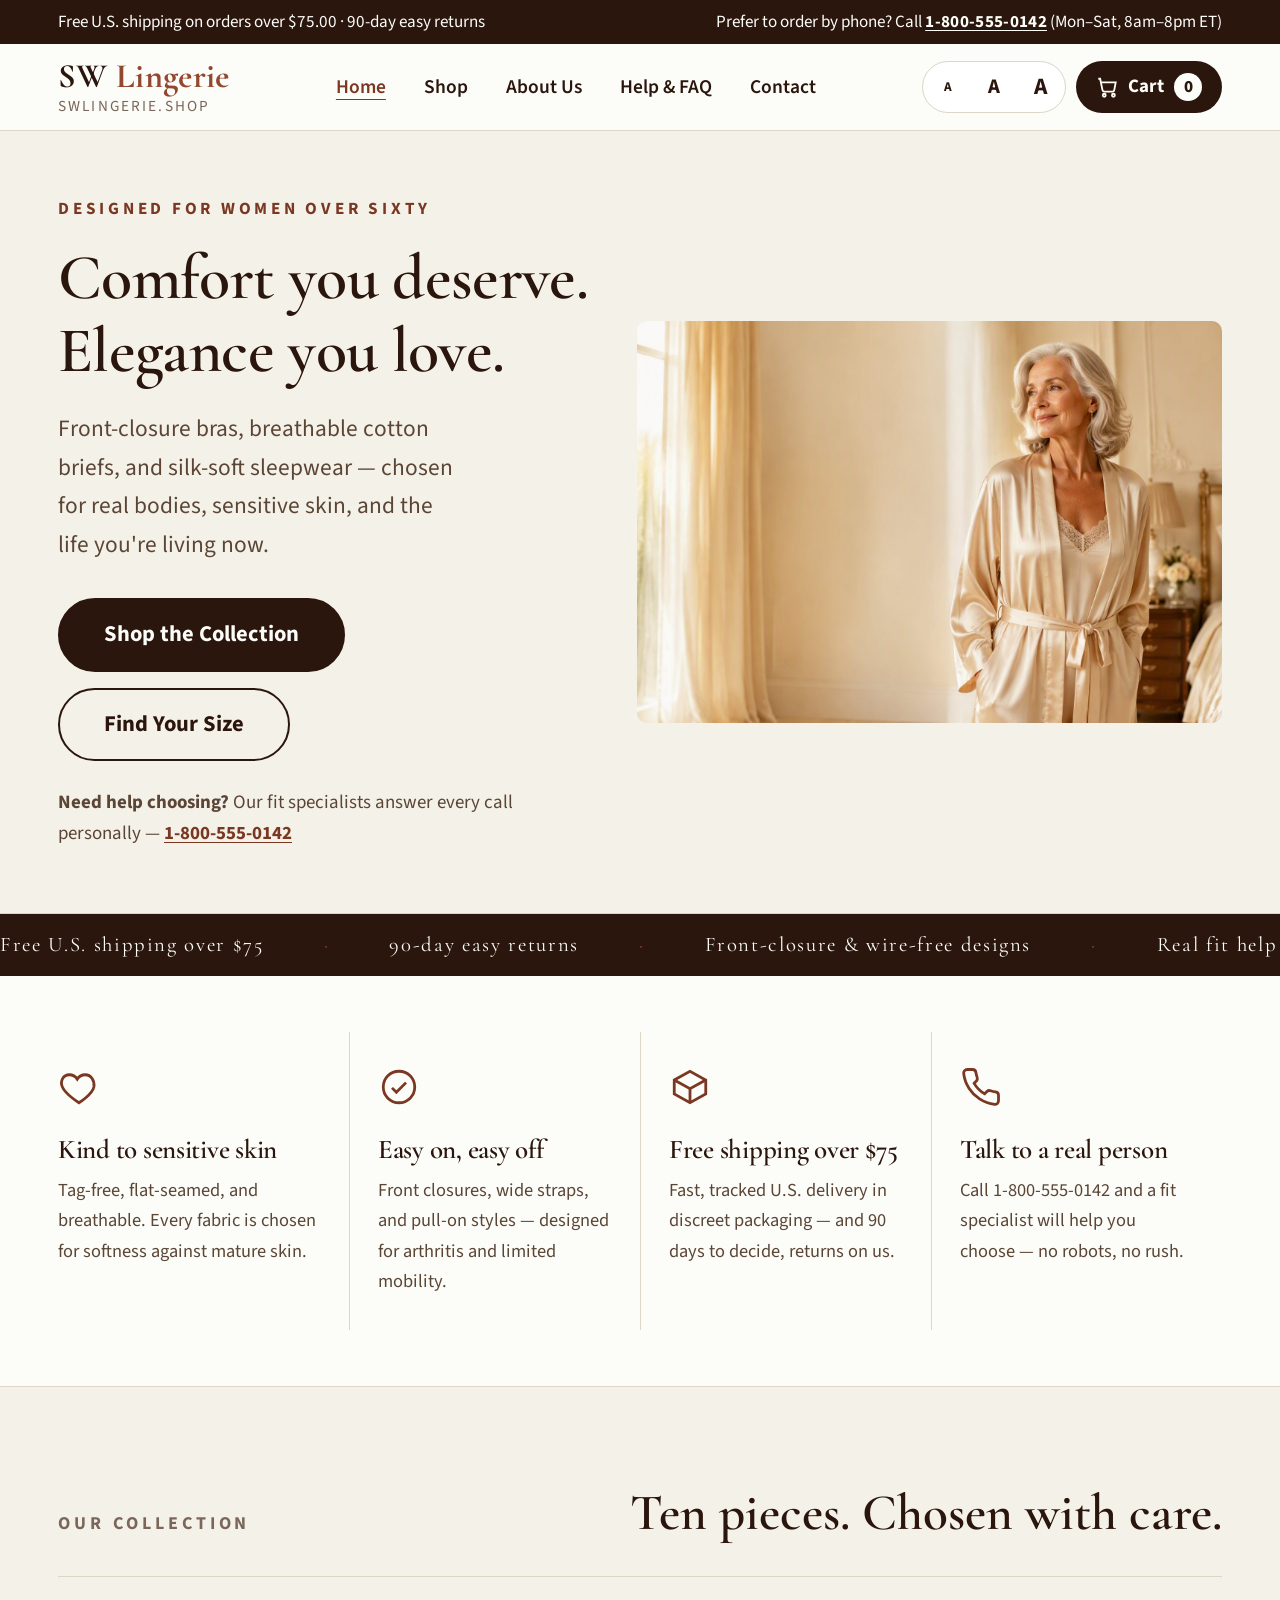
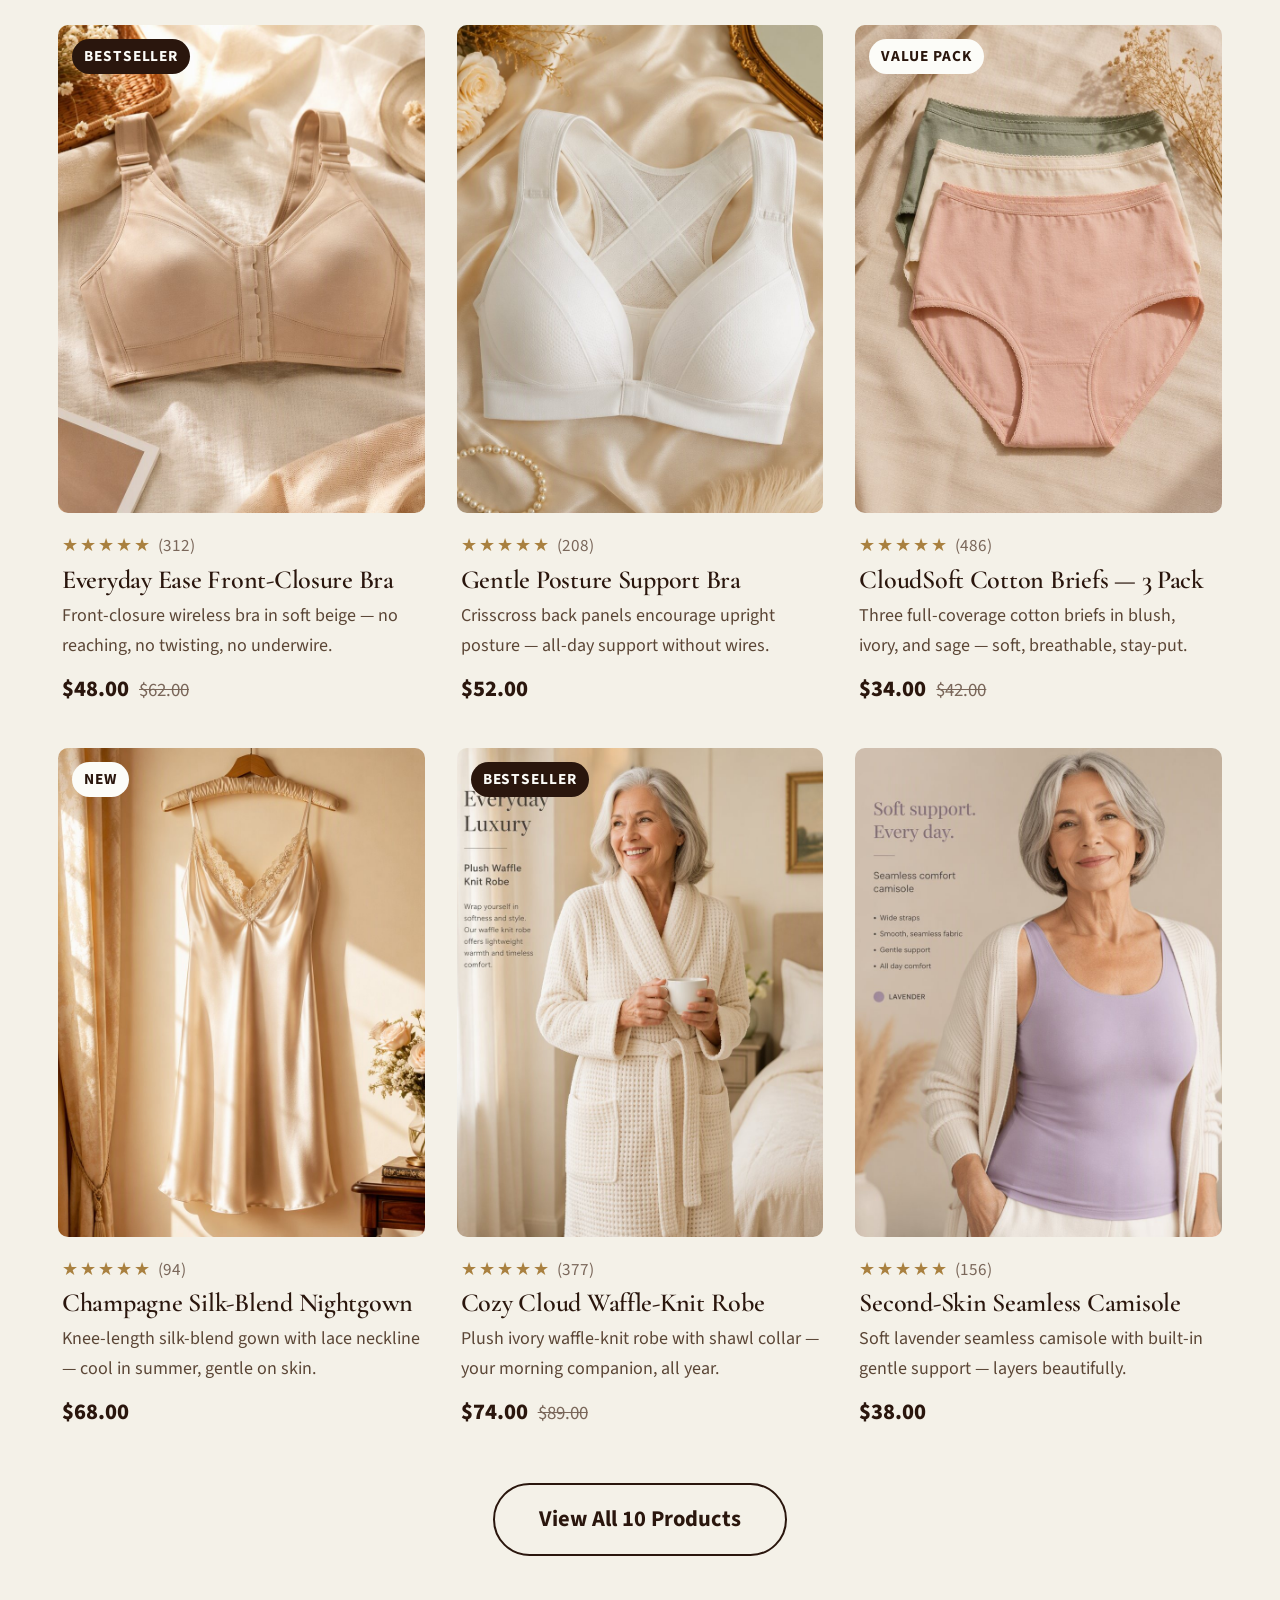
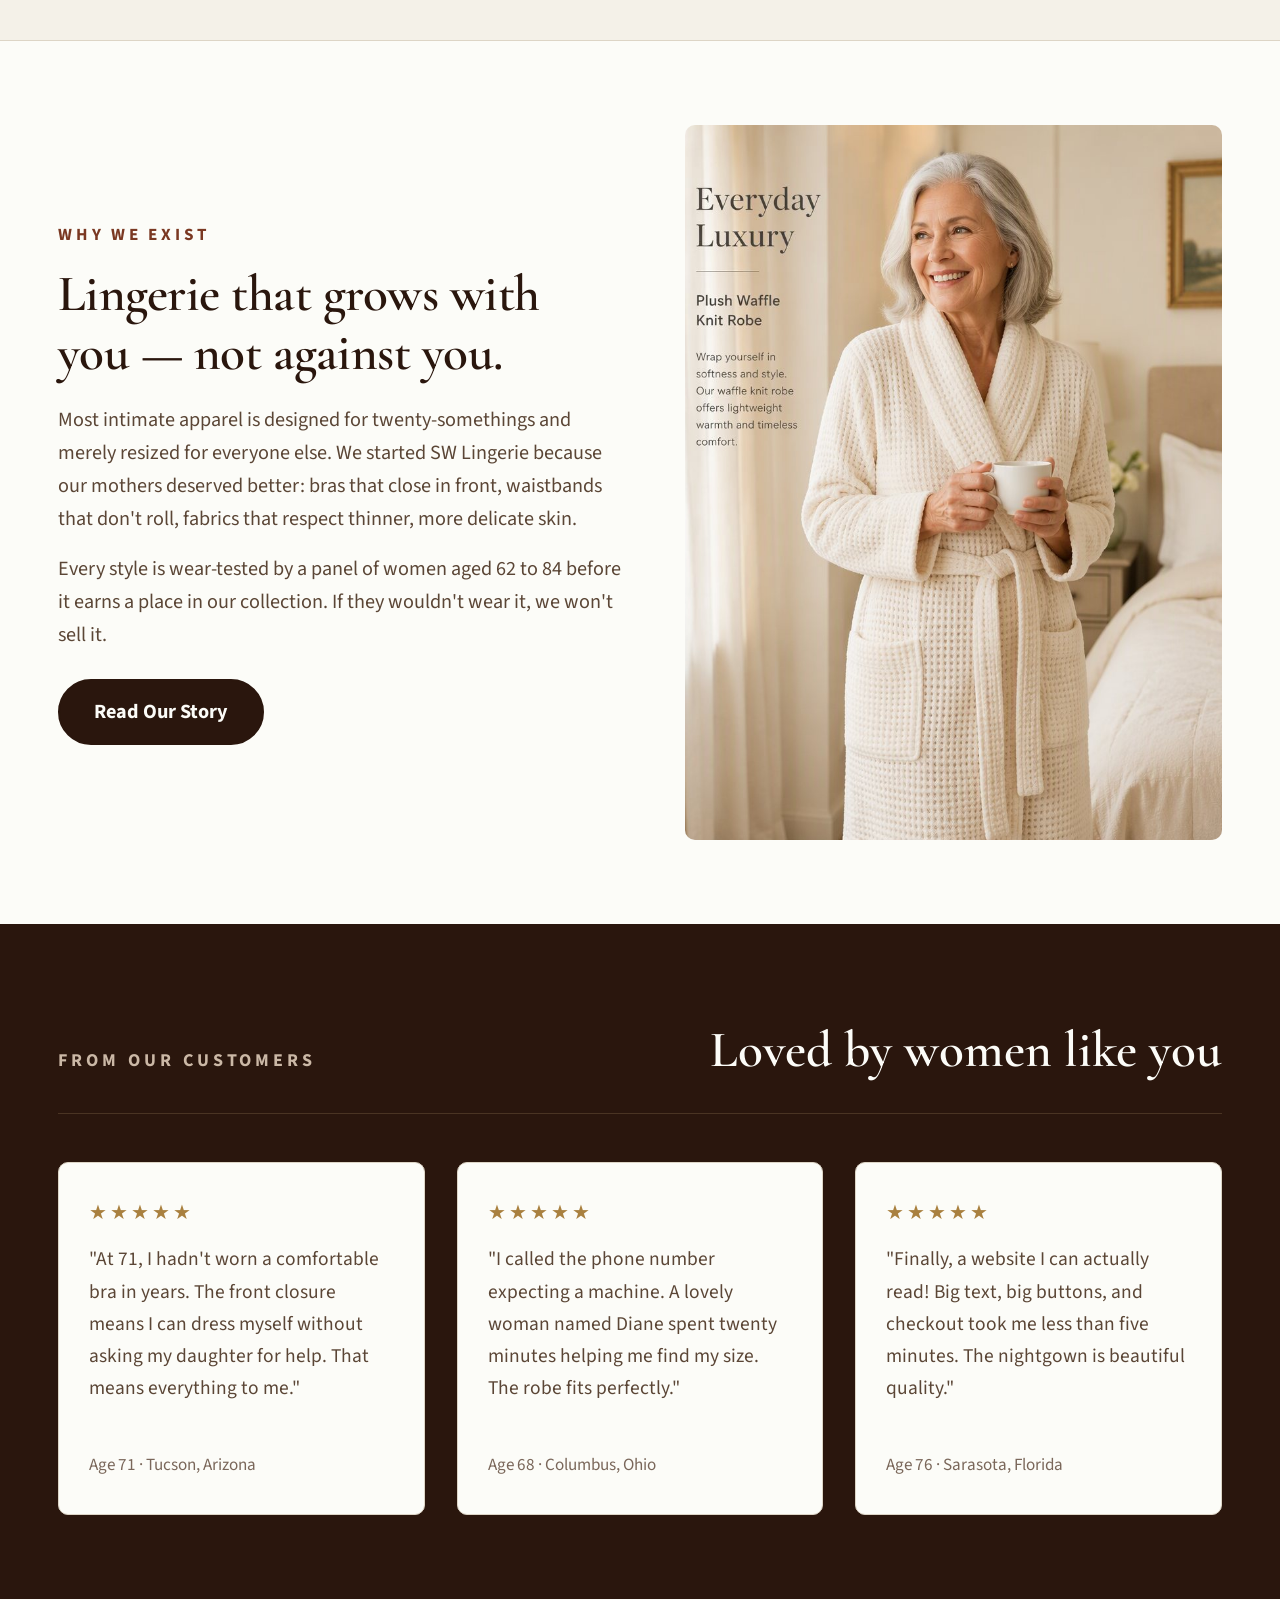
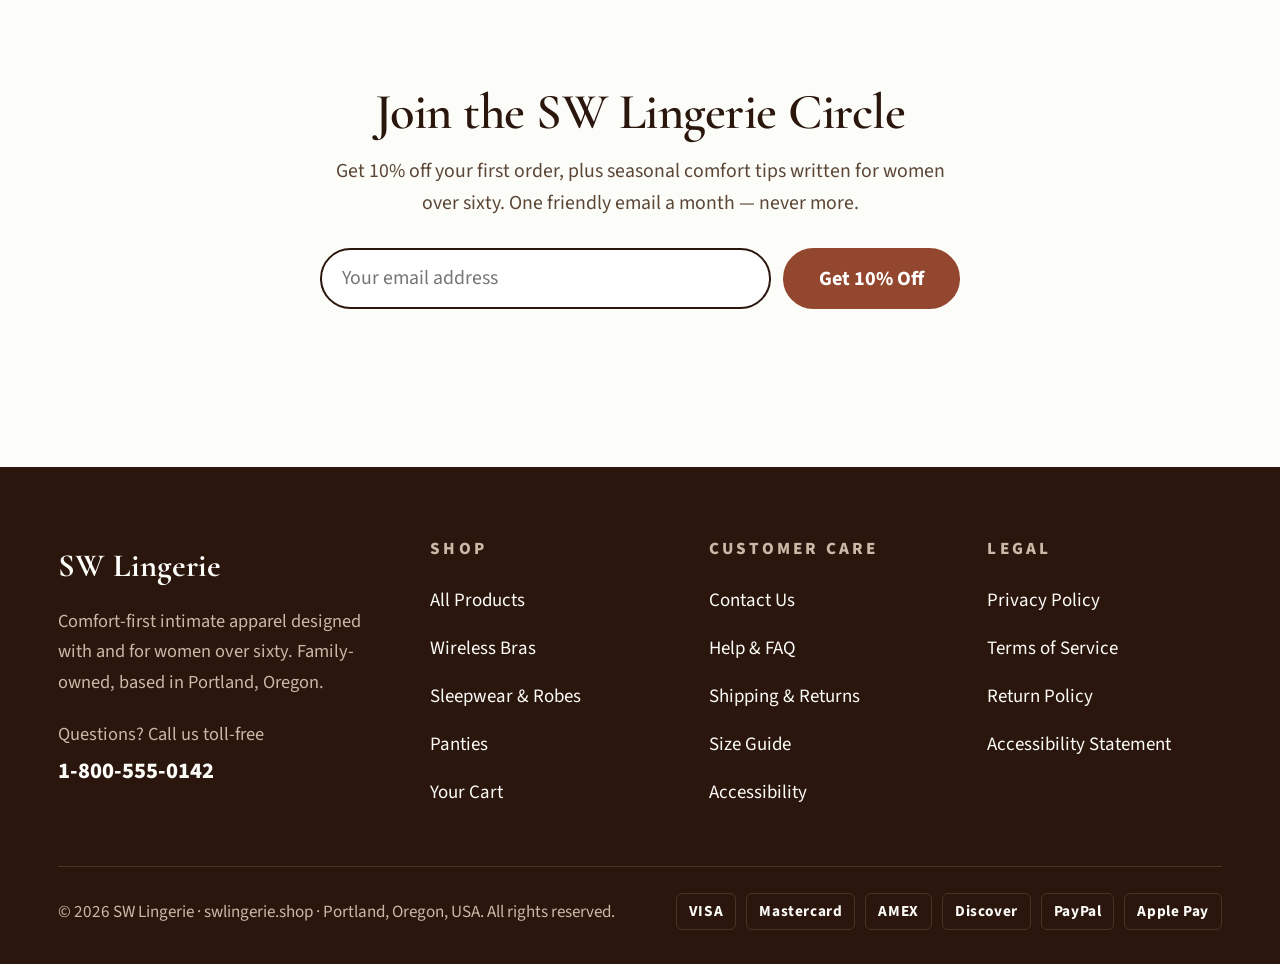
<file: index.html>
<!DOCTYPE html>
<html lang="en">
<head>
<meta charset="UTF-8">
<meta name="viewport" content="width=device-width, initial-scale=1.0">
<title>SW Lingerie — Comfort-First Intimate Apparel for Women Over 60 | swlingerie.shop</title>
<meta name="description" content="Wire-free front-closure bras, full-coverage cotton briefs, silk nightgowns and cozy robes — designed with and for women over sixty. Free U.S. shipping over $75. Call 1-800-555-0142.">
<link rel="preconnect" href="https://fonts.googleapis.com">
<link rel="preconnect" href="https://fonts.gstatic.com" crossorigin>
<link href="https://fonts.googleapis.com/css2?family=Cormorant+Garamond:wght@500;600;700&family=Source+Sans+3:wght@400;600;700;800&display=swap" rel="stylesheet">
<link rel="stylesheet" href="css/style.css">
<link rel="icon" href="data:image/svg+xml,<svg xmlns='http://www.w3.org/2000/svg' viewBox='0 0 100 100'><circle cx='50' cy='50' r='46' fill='%232a160d'/><text x='50' y='66' font-size='46' text-anchor='middle' fill='%23fcfcf8' font-family='Georgia'>SW</text></svg>">
</head>
<body>
<div id="site-header" data-page="home"></div>

<main id="main">

  <!-- Hero -->
  <section class="hero">
    <div class="hero-inner">
      <div class="hero-copy">
        <p class="eyebrow">Designed for women over sixty</p>
        <h1>Comfort you deserve. Elegance you love.</h1>
        <p class="lede">Front-closure bras, breathable cotton briefs, and silk-soft sleepwear — chosen for real bodies, sensitive skin, and the life you're living now.</p>
        <div style="display:flex;gap:16px;flex-wrap:wrap">
          <a class="btn btn-primary btn-lg" href="shop.html">Shop the Collection</a>
          <a class="btn btn-outline btn-lg" href="size-guide.html">Find Your Size</a>
        </div>
        <p style="margin-top:26px;color:var(--ink-soft);font-size:1.05rem">
          <strong>Need help choosing?</strong> Our fit specialists answer every call personally —
          <a href="tel:+18005550142" style="font-weight:700">1-800-555-0142</a>
        </p>
      </div>
      <div class="hero-image">
        <img src="images/hero.jpg" alt="An elegant silver-haired woman in a champagne silk robe standing by a bright window in a warm cream bedroom">
      </div>
    </div>
  </section>

  <!-- Marquee band -->
  <div class="marquee-band" aria-hidden="true">
    <div class="marquee-track">
      <span>Free U.S. shipping over $75</span><span>90-day easy returns</span><span>Front-closure & wire-free designs</span><span>Real fit help by phone</span><span>Sizes up to 3X and 48DD</span>
      <span>Free U.S. shipping over $75</span><span>90-day easy returns</span><span>Front-closure & wire-free designs</span><span>Real fit help by phone</span><span>Sizes up to 3X and 48DD</span>
    </div>
  </div>

  <!-- Value props -->
  <section class="section-tight">
    <div class="wrap">
      <div class="values">
        <div class="value-item reveal">
          <svg class="value-icon" viewBox="0 0 24 24" fill="none" stroke="currentColor" stroke-width="1.6" aria-hidden="true"><path d="M12 21s-7.5-4.6-9.5-9C1 8.5 3 5 6.5 5c2 0 3.5 1 4.5 2.5C12 6 13.5 5 15.5 5 19 5 21 8.5 20.5 12c-1 4.4-8.5 9-8.5 9z"/></svg>
          <h3>Kind to sensitive skin</h3>
          <p>Tag-free, flat-seamed, and breathable. Every fabric is chosen for softness against mature skin.</p>
        </div>
        <div class="value-item reveal">
          <svg class="value-icon" viewBox="0 0 24 24" fill="none" stroke="currentColor" stroke-width="1.6" aria-hidden="true"><circle cx="12" cy="12" r="9"/><path d="M8 12.5l2.5 2.5L16 9.5"/></svg>
          <h3>Easy on, easy off</h3>
          <p>Front closures, wide straps, and pull-on styles — designed for arthritis and limited mobility.</p>
        </div>
        <div class="value-item reveal">
          <svg class="value-icon" viewBox="0 0 24 24" fill="none" stroke="currentColor" stroke-width="1.6" aria-hidden="true"><path d="M3 8l9-5 9 5v8l-9 5-9-5V8z"/><path d="M3 8l9 5 9-5M12 13v8"/></svg>
          <h3>Free shipping over $75</h3>
          <p>Fast, tracked U.S. delivery in discreet packaging — and 90 days to decide, returns on us.</p>
        </div>
        <div class="value-item reveal">
          <svg class="value-icon" viewBox="0 0 24 24" fill="none" stroke="currentColor" stroke-width="1.6" aria-hidden="true"><path d="M22 16.9v3a2 2 0 0 1-2.2 2 19.8 19.8 0 0 1-8.6-3.1 19.5 19.5 0 0 1-6-6A19.8 19.8 0 0 1 2.1 4.2 2 2 0 0 1 4.1 2h3a2 2 0 0 1 2 1.7c.13.96.36 1.9.7 2.8a2 2 0 0 1-.45 2.1L8.1 9.9a16 16 0 0 0 6 6l1.3-1.3a2 2 0 0 1 2.1-.45c.9.34 1.84.57 2.8.7A2 2 0 0 1 22 16.9z"/></svg>
          <h3>Talk to a real person</h3>
          <p>Call 1-800-555-0142 and a fit specialist will help you choose — no robots, no rush.</p>
        </div>
      </div>
    </div>
  </section>

  <!-- Featured products -->
  <section class="section section-alt" id="collection">
    <div class="wrap">
      <div class="split-heading">
        <span class="sh-left">Our Collection</span>
        <span class="sh-right">Ten pieces. Chosen with care.</span>
      </div>
      <div class="product-grid" id="featured-grid"></div>
      <div style="text-align:center;margin-top:52px">
        <a class="btn btn-outline btn-lg" href="shop.html">View All 10 Products</a>
      </div>
    </div>
  </section>

  <!-- About strip -->
  <section class="section">
    <div class="wrap">
      <div class="pd-layout" style="align-items:center">
        <div class="reveal">
          <p class="eyebrow" style="font-size:.95rem;letter-spacing:.22em;text-transform:uppercase;color:var(--accent-dark);font-weight:700;margin-bottom:16px">Why we exist</p>
          <h2 style="font-size:clamp(2rem,4vw,2.9rem);margin-bottom:20px">Lingerie that grows with you — not against you.</h2>
          <p style="color:var(--ink-soft);font-size:1.12rem;margin-bottom:16px">Most intimate apparel is designed for twenty-somethings and merely resized for everyone else. We started SW Lingerie because our mothers deserved better: bras that close in front, waistbands that don't roll, fabrics that respect thinner, more delicate skin.</p>
          <p style="color:var(--ink-soft);font-size:1.12rem;margin-bottom:28px">Every style is wear-tested by a panel of women aged 62 to 84 before it earns a place in our collection. If they wouldn't wear it, we won't sell it.</p>
          <a class="btn btn-primary" href="about.html">Read Our Story</a>
        </div>
        <div class="hero-image reveal" style="border-radius:var(--radius);overflow:hidden">
          <img src="images/p5.jpg" alt="A smiling silver-haired woman wrapped in a cozy ivory waffle-knit robe holding a cup of tea" style="aspect-ratio:3/4">
        </div>
      </div>
    </div>
  </section>

  <!-- Testimonials -->
  <section class="section section-dark">
    <div class="wrap">
      <div class="split-heading" style="border-color:#4a3423">
        <span class="sh-left" style="color:#cbb8a6">From Our Customers</span>
        <span class="sh-right" style="color:var(--cream)">Loved by women like you</span>
      </div>
      <div class="testi-grid">
        <blockquote class="testi reveal">
          <div class="stars" aria-label="5 out of 5 stars">★★★★★</div>
          <p>"At 71, I hadn't worn a comfortable bra in years. The front closure means I can dress myself without asking my daughter for help. That means everything to me."</p>
          <cite>Margaret H.</cite>
          <div class="cite-detail">Age 71 · Tucson, Arizona</div>
        </blockquote>
        <blockquote class="testi reveal">
          <div class="stars" aria-label="5 out of 5 stars">★★★★★</div>
          <p>"I called the phone number expecting a machine. A lovely woman named Diane spent twenty minutes helping me find my size. The robe fits perfectly."</p>
          <cite>Ruth S.</cite>
          <div class="cite-detail">Age 68 · Columbus, Ohio</div>
        </blockquote>
        <blockquote class="testi reveal">
          <div class="stars" aria-label="5 out of 5 stars">★★★★★</div>
          <p>"Finally, a website I can actually read! Big text, big buttons, and checkout took me less than five minutes. The nightgown is beautiful quality."</p>
          <cite>Dolores M.</cite>
          <div class="cite-detail">Age 76 · Sarasota, Florida</div>
        </blockquote>
      </div>
    </div>
  </section>

  <!-- Newsletter -->
  <section class="section">
    <div class="wrap">
      <div class="newsletter-box reveal">
        <h2>Join the SW Lingerie Circle</h2>
        <p>Get 10% off your first order, plus seasonal comfort tips written for women over sixty. One friendly email a month — never more.</p>
        <form class="nl-form" id="nl-form" novalidate>
          <label class="visually-hidden" for="nl-email">Email address</label>
          <input type="email" id="nl-email" name="email" placeholder="Your email address" autocomplete="email" required>
          <button class="btn btn-accent" type="submit">Get 10% Off</button>
        </form>
        <p class="form-msg" id="nl-msg" role="status" aria-live="polite"></p>
      </div>
    </div>
  </section>

</main>

<div id="site-footer"></div>

<script src="js/products.js"></script>
<script src="js/cart.js"></script>
<script src="js/main.js"></script>
<script>
// Render featured products (first 6)
(function () {
  const grid = document.getElementById("featured-grid");
  grid.innerHTML = PRODUCTS.slice(0, 6).map(p => `
    <a class="product-card reveal" href="product.html?id=${p.id}">
      <div class="p-img">
        ${p.badge ? `<span class="p-badge ${p.badge === "Bestseller" ? "badge-bestseller" : ""}">${p.badge}</span>` : ""}
        <img src="${p.image}" alt="${p.name}" loading="lazy">
      </div>
      <div class="p-info">
        <div class="p-rating" aria-label="Rated ${p.rating} out of 5">${starsHTML(p.rating)} <span class="count">(${p.reviews})</span></div>
        <h3>${p.name}</h3>
        <p class="p-desc">${p.short}</p>
        <p class="p-price">${formatUSD(p.price)}${p.compareAt ? `<span class="compare">${formatUSD(p.compareAt)}</span>` : ""}</p>
      </div>
    </a>`).join("");
})();
</script>
</body>
</html>
</file>
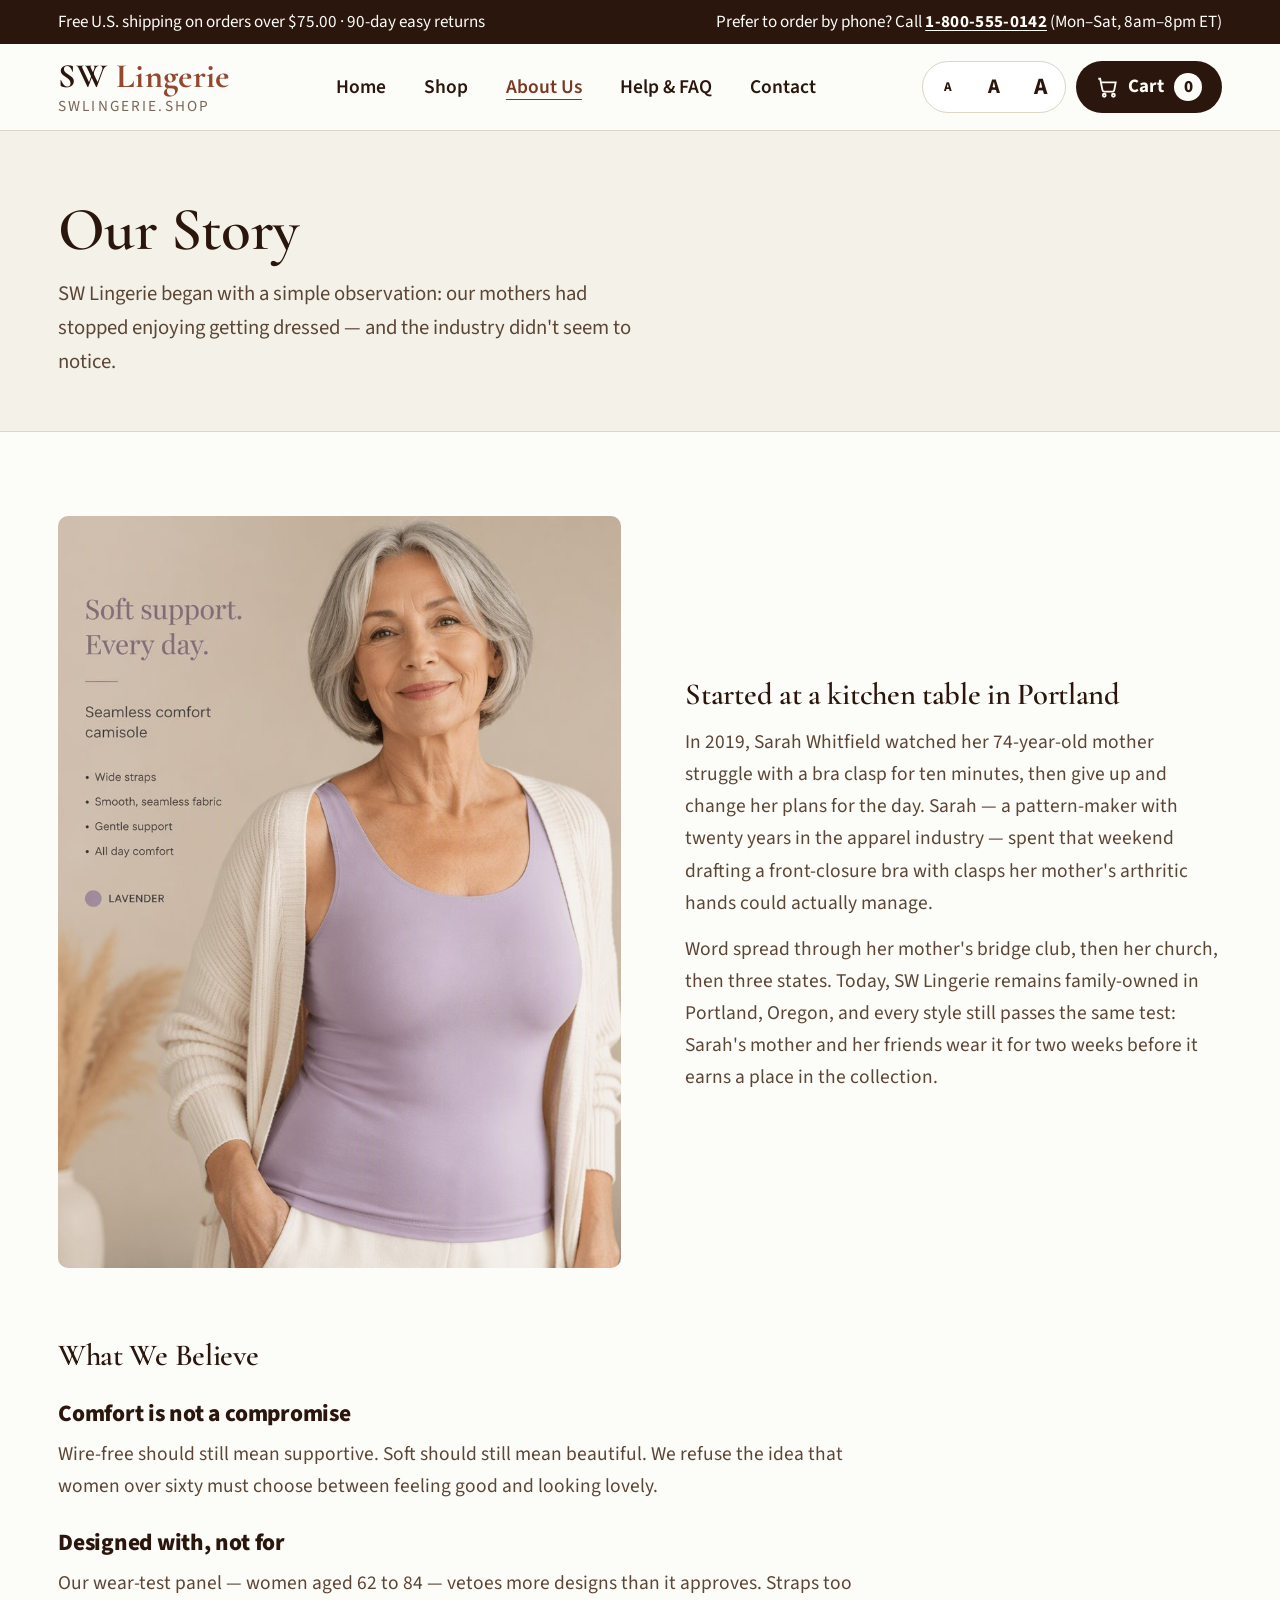
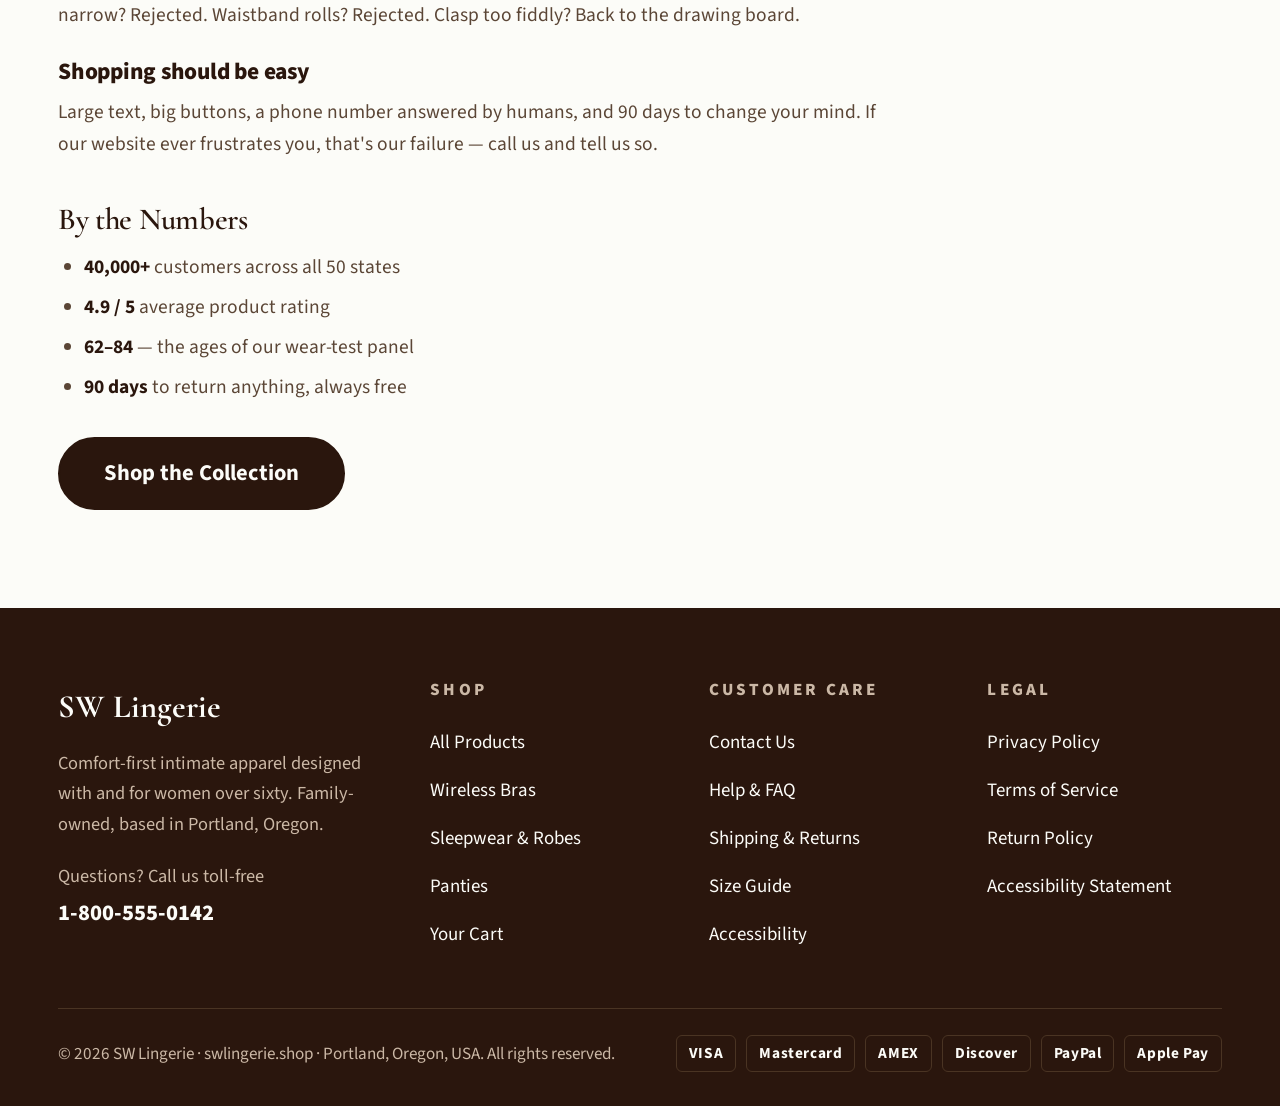
<file: about.html>
<!DOCTYPE html>
<html lang="en">
<head>
<meta charset="UTF-8">
<meta name="viewport" content="width=device-width, initial-scale=1.0">
<title>About Us — SW Lingerie | swlingerie.shop</title>
<meta name="description" content="A family-owned Portland company making comfort-first intimate apparel for women over sixty.">
<link rel="preconnect" href="https://fonts.googleapis.com">
<link rel="preconnect" href="https://fonts.gstatic.com" crossorigin>
<link href="https://fonts.googleapis.com/css2?family=Cormorant+Garamond:wght@500;600;700&family=Source+Sans+3:wght@400;600;700;800&display=swap" rel="stylesheet">
<link rel="stylesheet" href="css/style.css">
<link rel="icon" href="data:image/svg+xml,<svg xmlns='http://www.w3.org/2000/svg' viewBox='0 0 100 100'><circle cx='50' cy='50' r='46' fill='%232a160d'/><text x='50' y='66' font-size='46' text-anchor='middle' fill='%23fcfcf8' font-family='Georgia'>SW</text></svg>">
</head>
<body>
<div id="site-header" data-page="about"></div>

<main id="main">
  <section class="page-hero">
    <div class="wrap">
      <h1>Our Story</h1>
      <p class="sub">SW Lingerie began with a simple observation: our mothers had stopped enjoying getting dressed — and the industry didn't seem to notice.</p>
    </div>
  </section>

  <section class="section">
    <div class="wrap">
      <div class="pd-layout" style="align-items:center;margin-bottom:70px">
        <div class="hero-image" style="border-radius:var(--radius);overflow:hidden">
          <img src="images/p6.jpg" alt="A confident silver-haired woman in a soft lavender camisole and cream cardigan" style="aspect-ratio:3/4">
        </div>
        <div class="prose">
          <h2 style="margin-top:0">Started at a kitchen table in Portland</h2>
          <p>In 2019, Sarah Whitfield watched her 74-year-old mother struggle with a bra clasp for ten minutes, then give up and change her plans for the day. Sarah — a pattern-maker with twenty years in the apparel industry — spent that weekend drafting a front-closure bra with clasps her mother's arthritic hands could actually manage.</p>
          <p>Word spread through her mother's bridge club, then her church, then three states. Today, SW Lingerie remains family-owned in Portland, Oregon, and every style still passes the same test: Sarah's mother and her friends wear it for two weeks before it earns a place in the collection.</p>
        </div>
      </div>

      <div class="prose">
        <h2>What We Believe</h2>
        <h3>Comfort is not a compromise</h3>
        <p>Wire-free should still mean supportive. Soft should still mean beautiful. We refuse the idea that women over sixty must choose between feeling good and looking lovely.</p>
        <h3>Designed with, not for</h3>
        <p>Our wear-test panel — women aged 62 to 84 — vetoes more designs than it approves. Straps too narrow? Rejected. Waistband rolls? Rejected. Clasp too fiddly? Back to the drawing board.</p>
        <h3>Shopping should be easy</h3>
        <p>Large text, big buttons, a phone number answered by humans, and 90 days to change your mind. If our website ever frustrates you, that's our failure — call us and tell us so.</p>

        <h2>By the Numbers</h2>
        <ul>
          <li><strong>40,000+</strong> customers across all 50 states</li>
          <li><strong>4.9 / 5</strong> average product rating</li>
          <li><strong>62–84</strong> — the ages of our wear-test panel</li>
          <li><strong>90 days</strong> to return anything, always free</li>
        </ul>

        <p style="margin-top:34px"><a class="btn btn-primary btn-lg" href="shop.html">Shop the Collection</a></p>
      </div>
    </div>
  </section>
</main>

<div id="site-footer"></div>
<script src="js/products.js"></script>
<script src="js/cart.js"></script>
<script src="js/main.js"></script>
</body>
</html>
</file>
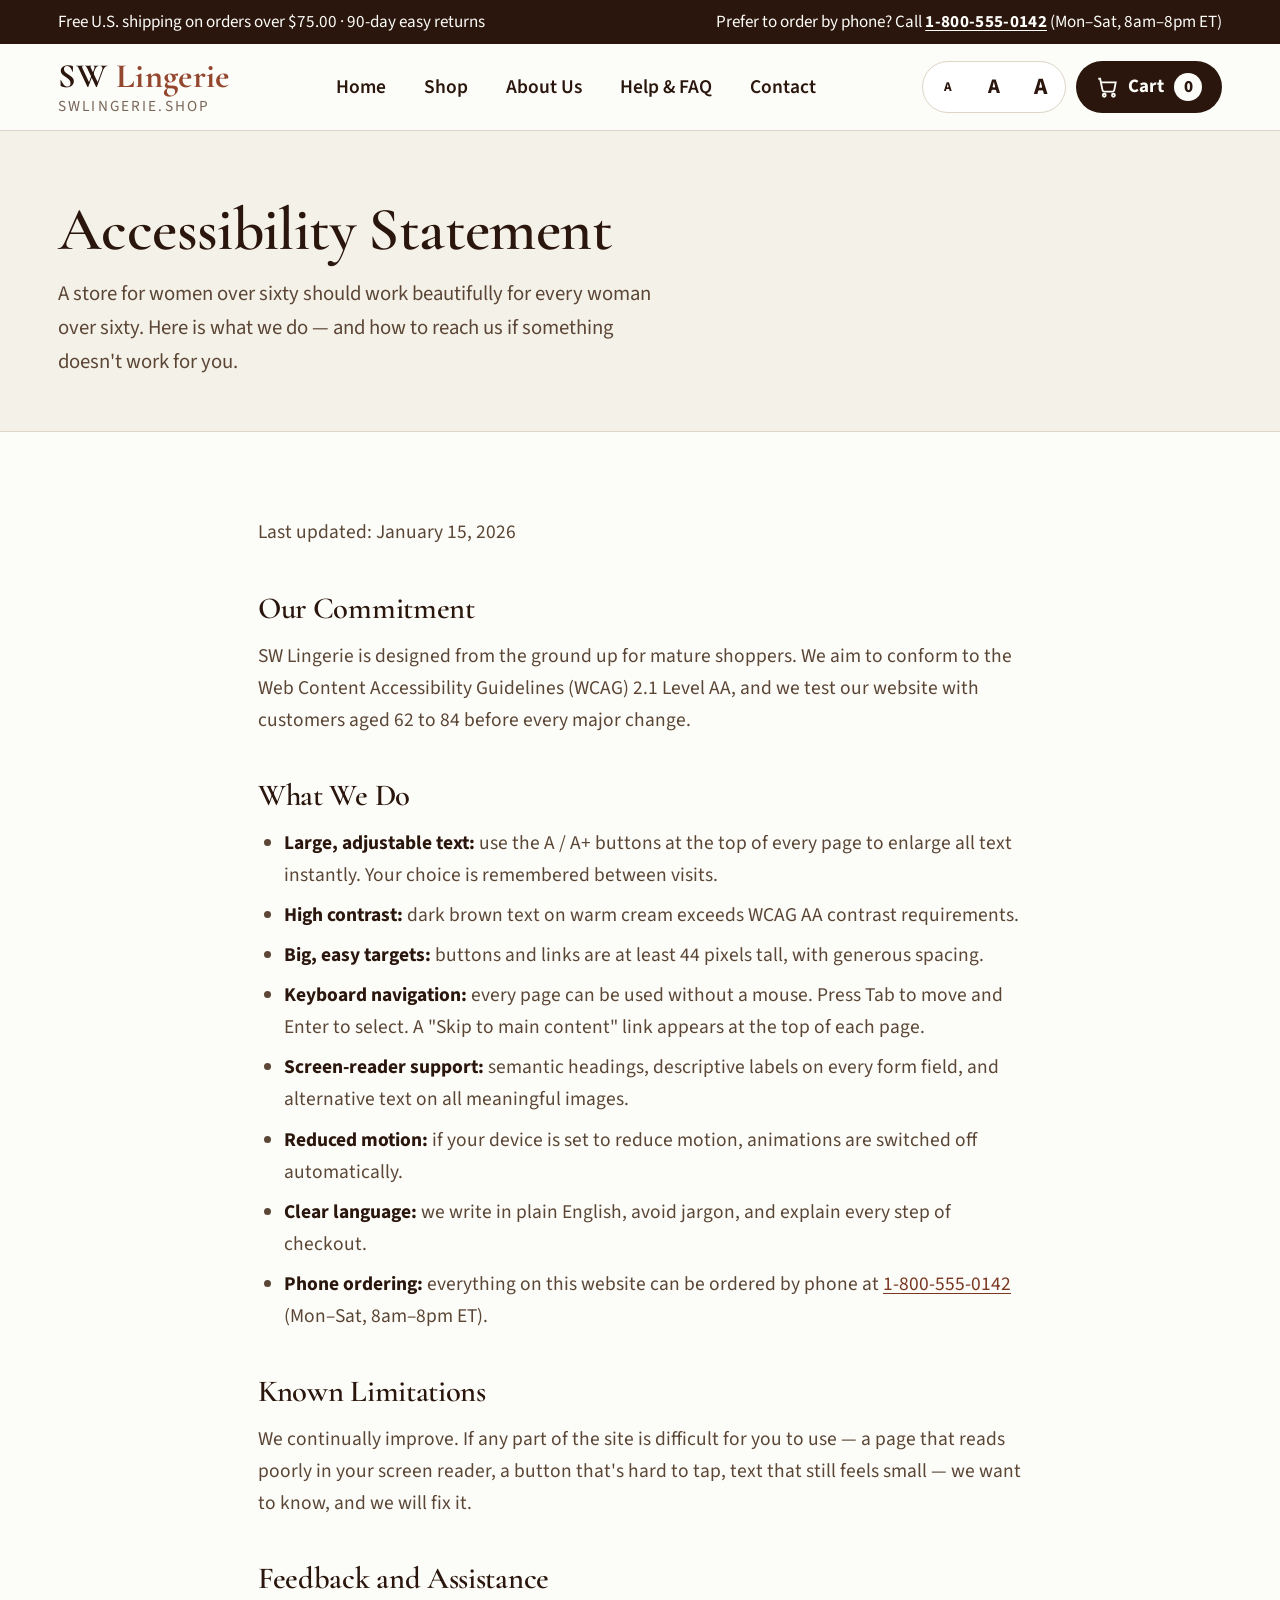
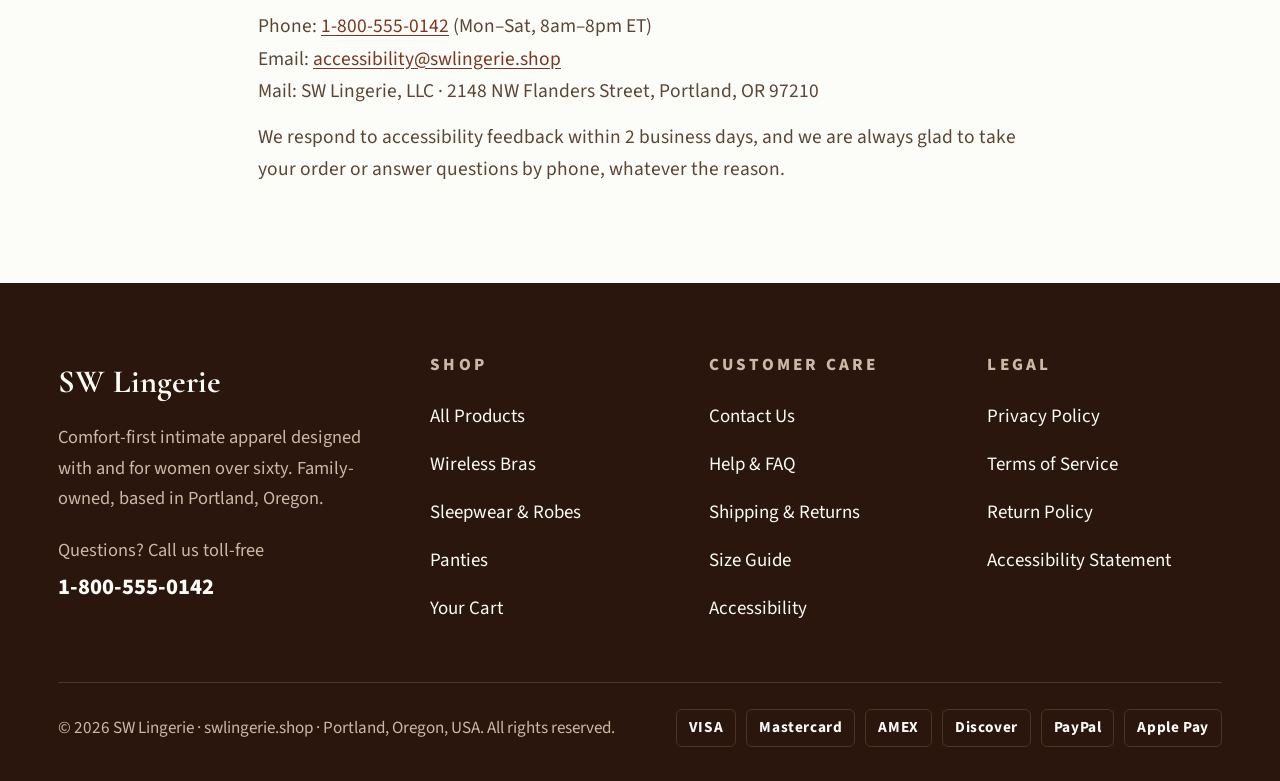
<file: accessibility.html>
<!DOCTYPE html>
<html lang="en">
<head>
<meta charset="UTF-8">
<meta name="viewport" content="width=device-width, initial-scale=1.0">
<title>Accessibility Statement — SW Lingerie | swlingerie.shop</title>
<meta name="description" content="Our commitment to an accessible shopping experience for every customer.">
<link rel="preconnect" href="https://fonts.googleapis.com">
<link rel="preconnect" href="https://fonts.gstatic.com" crossorigin>
<link href="https://fonts.googleapis.com/css2?family=Cormorant+Garamond:wght@500;600;700&family=Source+Sans+3:wght@400;600;700;800&display=swap" rel="stylesheet">
<link rel="stylesheet" href="css/style.css">
<link rel="icon" href="data:image/svg+xml,<svg xmlns='http://www.w3.org/2000/svg' viewBox='0 0 100 100'><circle cx='50' cy='50' r='46' fill='%232a160d'/><text x='50' y='66' font-size='46' text-anchor='middle' fill='%23fcfcf8' font-family='Georgia'>SW</text></svg>">
</head>
<body>
<div id="site-header" data-page=""></div>

<main id="main">
  <section class="page-hero">
    <div class="wrap">
      <h1>Accessibility Statement</h1>
      <p class="sub">A store for women over sixty should work beautifully for every woman over sixty. Here is what we do — and how to reach us if something doesn't work for you.</p>
    </div>
  </section>

  <section class="section">
    <div class="wrap prose">
      <p class="updated-note">Last updated: January 15, 2026</p>

      <h2>Our Commitment</h2>
      <p>SW Lingerie is designed from the ground up for mature shoppers. We aim to conform to the Web Content Accessibility Guidelines (WCAG) 2.1 Level AA, and we test our website with customers aged 62 to 84 before every major change.</p>

      <h2>What We Do</h2>
      <ul>
        <li><strong>Large, adjustable text:</strong> use the A / A+ buttons at the top of every page to enlarge all text instantly. Your choice is remembered between visits.</li>
        <li><strong>High contrast:</strong> dark brown text on warm cream exceeds WCAG AA contrast requirements.</li>
        <li><strong>Big, easy targets:</strong> buttons and links are at least 44 pixels tall, with generous spacing.</li>
        <li><strong>Keyboard navigation:</strong> every page can be used without a mouse. Press Tab to move and Enter to select. A "Skip to main content" link appears at the top of each page.</li>
        <li><strong>Screen-reader support:</strong> semantic headings, descriptive labels on every form field, and alternative text on all meaningful images.</li>
        <li><strong>Reduced motion:</strong> if your device is set to reduce motion, animations are switched off automatically.</li>
        <li><strong>Clear language:</strong> we write in plain English, avoid jargon, and explain every step of checkout.</li>
        <li><strong>Phone ordering:</strong> everything on this website can be ordered by phone at <a href="tel:+18005550142">1-800-555-0142</a> (Mon–Sat, 8am–8pm ET).</li>
      </ul>

      <h2>Known Limitations</h2>
      <p>We continually improve. If any part of the site is difficult for you to use — a page that reads poorly in your screen reader, a button that's hard to tap, text that still feels small — we want to know, and we will fix it.</p>

      <h2>Feedback and Assistance</h2>
      <p>Phone: <a href="tel:+18005550142">1-800-555-0142</a> (Mon–Sat, 8am–8pm ET)<br>
      Email: <a href="mailto:accessibility@swlingerie.shop">accessibility@swlingerie.shop</a><br>
      Mail: SW Lingerie, LLC · 2148 NW Flanders Street, Portland, OR 97210</p>
      <p>We respond to accessibility feedback within 2 business days, and we are always glad to take your order or answer questions by phone, whatever the reason.</p>
    </div>
  </section>
</main>

<div id="site-footer"></div>
<script src="js/products.js"></script>
<script src="js/cart.js"></script>
<script src="js/main.js"></script>
</body>
</html>
</file>
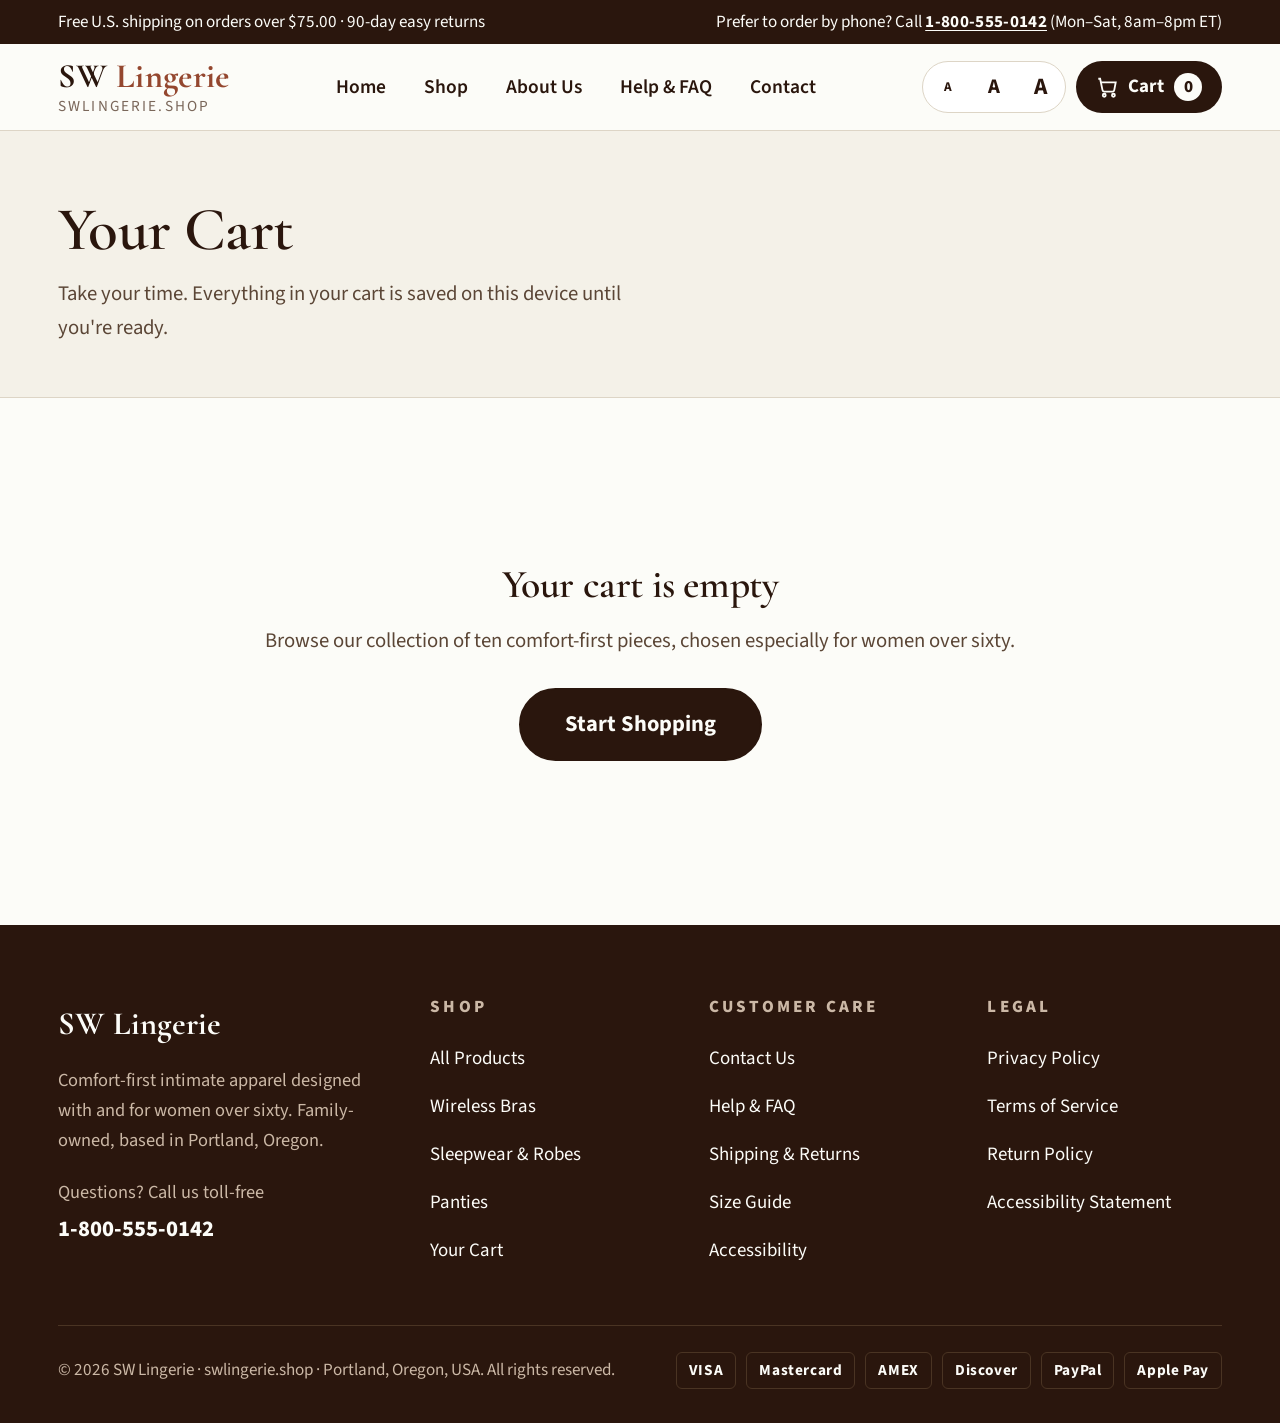
<file: cart.html>
<!DOCTYPE html>
<html lang="en">
<head>
<meta charset="UTF-8">
<meta name="viewport" content="width=device-width, initial-scale=1.0">
<title>Your Cart — SW Lingerie | swlingerie.shop</title>
<meta name="description" content="Review your cart and check out securely. Free U.S. shipping over $75.">
<link rel="preconnect" href="https://fonts.googleapis.com">
<link rel="preconnect" href="https://fonts.gstatic.com" crossorigin>
<link href="https://fonts.googleapis.com/css2?family=Cormorant+Garamond:wght@500;600;700&family=Source+Sans+3:wght@400;600;700;800&display=swap" rel="stylesheet">
<link rel="stylesheet" href="css/style.css">
<link rel="icon" href="data:image/svg+xml,<svg xmlns='http://www.w3.org/2000/svg' viewBox='0 0 100 100'><circle cx='50' cy='50' r='46' fill='%232a160d'/><text x='50' y='66' font-size='46' text-anchor='middle' fill='%23fcfcf8' font-family='Georgia'>SW</text></svg>">
</head>
<body>
<div id="site-header" data-page=""></div>

<main id="main">
  <section class="page-hero">
    <div class="wrap">
      <h1>Your Cart</h1>
      <p class="sub">Take your time. Everything in your cart is saved on this device until you're ready.</p>
    </div>
  </section>

  <section class="section">
    <div class="wrap" id="cart-root"></div>
  </section>
</main>

<div id="site-footer"></div>

<script src="js/products.js"></script>
<script src="js/cart.js"></script>
<script src="js/main.js"></script>
<script>
function renderCart() {
  const cart = getCart();
  const root = document.getElementById("cart-root");

  if (!cart.length) {
    root.innerHTML = `
      <div class="empty-cart">
        <h2>Your cart is empty</h2>
        <p>Browse our collection of ten comfort-first pieces, chosen especially for women over sixty.</p>
        <a class="btn btn-primary btn-lg" href="shop.html">Start Shopping</a>
      </div>`;
    return;
  }

  const subtotal = cartSubtotal();
  const shipping = cartShipping(subtotal);
  const total = subtotal + shipping;
  const remaining = FREE_SHIPPING_THRESHOLD - subtotal;

  const rows = cart.map(item => {
    const p = getProduct(item.id);
    if (!p) return "";
    return `
    <div class="cart-item">
      <a href="product.html?id=${p.id}"><img src="${p.image}" alt="${p.name}"></a>
      <div>
        <h3><a href="product.html?id=${p.id}" style="text-decoration:none;color:var(--ink)">${p.name}</a></h3>
        <p class="meta">Size: <strong>${item.size}</strong></p>
        <p class="unit">${formatUSD(p.price)} each</p>
        <div class="qty-control" style="margin-top:10px">
          <button type="button" aria-label="Decrease quantity" data-dec="${p.id}|${item.size}">−</button>
          <input type="text" inputmode="numeric" value="${item.qty}" aria-label="Quantity for ${p.name}" data-qty="${p.id}|${item.size}">
          <button type="button" aria-label="Increase quantity" data-inc="${p.id}|${item.size}">+</button>
        </div>
      </div>
      <div class="cart-item-right">
        <span class="line-total">${formatUSD(p.price * item.qty)}</span>
        <button class="remove-btn" data-remove="${p.id}|${item.size}">Remove</button>
      </div>
    </div>`;
  }).join("");

  root.innerHTML = `
  <div class="cart-layout">
    <div>
      ${remaining > 0
        ? `<p style="background:var(--accent-soft);border:1px solid var(--accent);border-radius:8px;padding:16px 22px;font-size:1.08rem;margin-bottom:26px">
             You're <strong>${formatUSD(remaining)}</strong> away from <strong>free shipping</strong>.</p>`
        : `<p style="background:#e7f0e7;border:1px solid var(--success);border-radius:8px;padding:16px 22px;font-size:1.08rem;margin-bottom:26px">
             Congratulations — your order ships <strong>free</strong>.</p>`}
      ${rows}
      <p style="margin-top:26px"><a href="shop.html" class="text-link">← Continue shopping</a></p>
    </div>
    <aside class="summary-card" aria-label="Order summary">
      <h2>Order Summary</h2>
      <div class="summary-row"><span>Subtotal</span><span>${formatUSD(subtotal)}</span></div>
      <div class="summary-row"><span>Shipping</span><span>${shipping === 0 ? "FREE" : formatUSD(shipping)}</span></div>
      <div class="summary-row total"><span>Total</span><span>${formatUSD(total)}</span></div>
      <p class="summary-note">Taxes calculated at checkout based on your state. 90-day free returns on every item.</p>
      <a class="btn btn-primary btn-lg btn-block" href="checkout.html">Proceed to Checkout</a>
      <p class="secure-note" style="justify-content:center">
        <svg viewBox="0 0 24 24" fill="none" stroke="currentColor" stroke-width="2"><rect x="4" y="10" width="16" height="11" rx="2"/><path d="M8 10V7a4 4 0 0 1 8 0v3"/></svg>
        Secure checkout · Visa · Mastercard · Amex · PayPal · Apple Pay
      </p>
    </aside>
  </div>`;

  root.querySelectorAll("[data-inc]").forEach(b => b.addEventListener("click", () => {
    const [id, size] = b.dataset.inc.split("|");
    const it = getCart().find(i => i.id == id && i.size === size);
    if (it) { setCartQty(Number(id), size, it.qty + 1); renderCart(); }
  }));
  root.querySelectorAll("[data-dec]").forEach(b => b.addEventListener("click", () => {
    const [id, size] = b.dataset.dec.split("|");
    const it = getCart().find(i => i.id == id && i.size === size);
    if (it) { setCartQty(Number(id), size, it.qty - 1); renderCart(); }
  }));
  root.querySelectorAll("[data-qty]").forEach(inp => inp.addEventListener("change", () => {
    const [id, size] = inp.dataset.qty.split("|");
    setCartQty(Number(id), size, parseInt(inp.value) || 1);
    renderCart();
  }));
  root.querySelectorAll("[data-remove]").forEach(b => b.addEventListener("click", () => {
    const [id, size] = b.dataset.remove.split("|");
    removeFromCart(Number(id), size);
    showToast("Item removed from your cart.");
    renderCart();
  }));
}
renderCart();
</script>
</body>
</html>
</file>
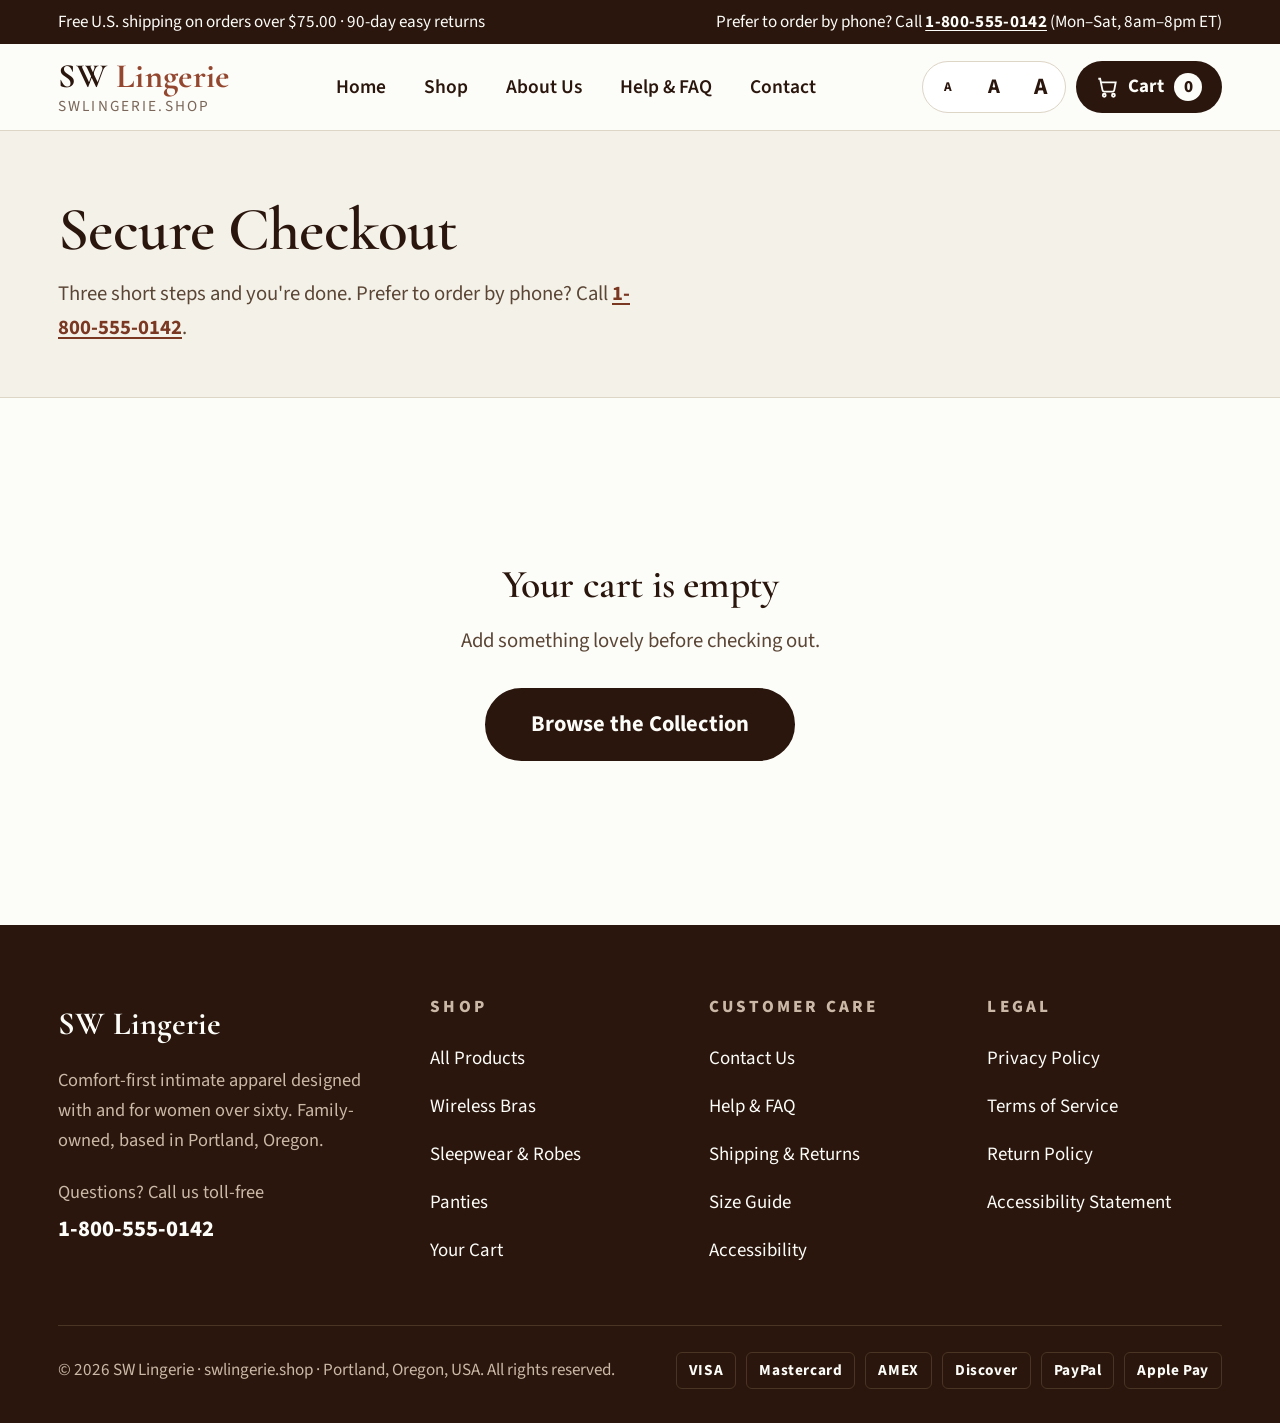
<file: checkout.html>
<!DOCTYPE html>
<html lang="en">
<head>
<meta charset="UTF-8">
<meta name="viewport" content="width=device-width, initial-scale=1.0">
<title>Secure Checkout — SW Lingerie | swlingerie.shop</title>
<meta name="description" content="Secure checkout. We accept Visa, Mastercard, American Express, Discover, PayPal and Apple Pay.">
<link rel="preconnect" href="https://fonts.googleapis.com">
<link rel="preconnect" href="https://fonts.gstatic.com" crossorigin>
<link href="https://fonts.googleapis.com/css2?family=Cormorant+Garamond:wght@500;600;700&family=Source+Sans+3:wght@400;600;700;800&display=swap" rel="stylesheet">
<link rel="stylesheet" href="css/style.css">
<link rel="icon" href="data:image/svg+xml,<svg xmlns='http://www.w3.org/2000/svg' viewBox='0 0 100 100'><circle cx='50' cy='50' r='46' fill='%232a160d'/><text x='50' y='66' font-size='46' text-anchor='middle' fill='%23fcfcf8' font-family='Georgia'>SW</text></svg>">
</head>
<body>
<div id="site-header" data-page=""></div>

<main id="main">
  <section class="page-hero">
    <div class="wrap">
      <h1>Secure Checkout</h1>
      <p class="sub">Three short steps and you're done. Prefer to order by phone? Call <a href="tel:+18005550142" style="font-weight:700">1-800-555-0142</a>.</p>
    </div>
  </section>

  <section class="section">
    <div class="wrap" id="checkout-root"></div>
  </section>
</main>

<div class="processing-overlay" id="processing" role="alert" aria-live="assertive">
  <div class="processing-card">
    <div class="spinner" aria-hidden="true"></div>
    <h2 id="proc-title">Processing your payment…</h2>
    <p id="proc-sub">Please don't close this window.</p>
  </div>
</div>

<div id="site-footer"></div>

<script src="js/products.js"></script>
<script src="js/cart.js"></script>
<script src="js/main.js"></script>
<script>
(function () {
  const cart = getCart();
  const root = document.getElementById("checkout-root");

  if (!cart.length) {
    root.innerHTML = `<div class="empty-cart"><h2>Your cart is empty</h2><p>Add something lovely before checking out.</p><a class="btn btn-primary btn-lg" href="shop.html">Browse the Collection</a></div>`;
    return;
  }

  const subtotal = cartSubtotal();
  const shipping = cartShipping(subtotal);

  const STATES = ["","Alabama","Alaska","Arizona","Arkansas","California","Colorado","Connecticut","Delaware","Florida","Georgia","Hawaii","Idaho","Illinois","Indiana","Iowa","Kansas","Kentucky","Louisiana","Maine","Maryland","Massachusetts","Michigan","Minnesota","Mississippi","Missouri","Montana","Nebraska","Nevada","New Hampshire","New Jersey","New Mexico","New York","North Carolina","North Dakota","Ohio","Oklahoma","Oregon","Pennsylvania","Rhode Island","South Carolina","South Dakota","Tennessee","Texas","Utah","Vermont","Virginia","Washington","West Virginia","Wisconsin","Wyoming","District of Columbia"];

  const lines = cart.map(item => {
    const p = getProduct(item.id);
    return `<div class="order-line">
      <img src="${p.image}" alt="">
      <div><div class="ol-name">${p.name}</div><div class="ol-meta">Size ${item.size} · Qty ${item.qty}</div></div>
      <span class="ol-price">${formatUSD(p.price * item.qty)}</span>
    </div>`;
  }).join("");

  root.innerHTML = `
  <div class="checkout-layout">
    <form id="checkout-form" novalidate>
      <!-- Step 1: Contact & Shipping -->
      <div class="checkout-step">
        <div class="step-head"><span class="step-num">1</span><h2>Contact & Shipping Address</h2></div>
        <div class="form-grid">
          <div class="field"><label for="f-first">First name <span class="req">*</span></label><input id="f-first" autocomplete="given-name"><div class="error-text">Please enter your first name.</div></div>
          <div class="field"><label for="f-last">Last name <span class="req">*</span></label><input id="f-last" autocomplete="family-name"><div class="error-text">Please enter your last name.</div></div>
          <div class="field full"><label for="f-email">Email address <span class="req">*</span></label><input id="f-email" type="email" autocomplete="email" placeholder="you@example.com"><div class="hint">We'll send your order confirmation and tracking here.</div><div class="error-text">Please enter a valid email address.</div></div>
          <div class="field full"><label for="f-phone">Phone number <span class="req">*</span></label><input id="f-phone" type="tel" autocomplete="tel" placeholder="(555) 123-4567"><div class="error-text">Please enter a valid 10-digit U.S. phone number.</div></div>
          <div class="field full"><label for="f-addr">Street address <span class="req">*</span></label><input id="f-addr" autocomplete="street-address" placeholder="123 Main Street, Apt 4"><div class="error-text">Please enter your street address.</div></div>
          <div class="field"><label for="f-city">City <span class="req">*</span></label><input id="f-city" autocomplete="address-level2"><div class="error-text">Please enter your city.</div></div>
          <div class="field"><label for="f-state">State <span class="req">*</span></label>
            <select id="f-state" autocomplete="address-level1">${STATES.map(s => `<option value="${s}">${s || "Select your state"}</option>`).join("")}</select>
            <div class="error-text">Please select your state.</div></div>
          <div class="field"><label for="f-zip">ZIP code <span class="req">*</span></label><input id="f-zip" inputmode="numeric" autocomplete="postal-code" placeholder="97201" maxlength="10"><div class="error-text">Please enter a valid 5-digit ZIP code.</div></div>
        </div>
      </div>

      <!-- Step 2: Payment -->
      <div class="checkout-step">
        <div class="step-head"><span class="step-num">2</span><h2>Payment Method</h2></div>
        <div class="pay-methods" role="radiogroup" aria-label="Payment method">
          <label class="pay-method selected">
            <input type="radio" name="paymethod" value="card" checked>
            <span><span class="pm-name">Credit or Debit Card</span><br><span class="pm-desc">Visa, Mastercard, American Express, Discover</span></span>
            <span class="pay-logos" aria-hidden="true">
              <svg height="30" viewBox="0 0 48 30"><rect width="48" height="30" rx="4" fill="#1a1f71"/><text x="24" y="20" text-anchor="middle" fill="#fff" font-size="11" font-weight="bold" font-style="italic" font-family="Arial">VISA</text></svg>
              <svg height="30" viewBox="0 0 48 30"><rect width="48" height="30" rx="4" fill="#f4f1e8"/><circle cx="19" cy="15" r="9" fill="#eb001b"/><circle cx="29" cy="15" r="9" fill="#f79e1b" fill-opacity=".85"/></svg>
              <svg height="30" viewBox="0 0 48 30"><rect width="48" height="30" rx="4" fill="#2e77bc"/><text x="24" y="19" text-anchor="middle" fill="#fff" font-size="9" font-weight="bold" font-family="Arial">AMEX</text></svg>
              <svg height="30" viewBox="0 0 48 30"><rect width="48" height="30" rx="4" fill="#fff" stroke="#ddd"/><text x="24" y="19" text-anchor="middle" fill="#f48120" font-size="7.5" font-weight="bold" font-family="Arial">DISCOVER</text></svg>
            </span>
          </label>
          <label class="pay-method">
            <input type="radio" name="paymethod" value="paypal">
            <span><span class="pm-name">PayPal</span><br><span class="pm-desc">Pay with your PayPal balance or linked bank account</span></span>
            <span class="pay-logos" aria-hidden="true">
              <svg height="30" viewBox="0 0 90 30"><text x="0" y="21" font-size="16" font-weight="bold" font-style="italic" font-family="Arial" fill="#003087">Pay</text><text x="32" y="21" font-size="16" font-weight="bold" font-style="italic" font-family="Arial" fill="#0079c1">Pal</text></svg>
            </span>
          </label>
          <label class="pay-method">
            <input type="radio" name="paymethod" value="applepay">
            <span><span class="pm-name">Apple Pay</span><br><span class="pm-desc">Fast, secure payment from your Apple device</span></span>
            <span class="pay-logos" aria-hidden="true">
              <svg height="30" viewBox="0 0 80 30"><text x="0" y="20" font-size="15" font-weight="600" font-family="Arial" fill="#000">&#63743; Pay</text></svg>
            </span>
          </label>
        </div>

        <div class="card-panel" id="card-panel">
          <div class="form-grid">
            <div class="field full"><label for="c-name">Name on card <span class="req">*</span></label><input id="c-name" autocomplete="cc-name"><div class="error-text">Please enter the name on your card.</div></div>
            <div class="field full"><label for="c-num">Card number <span class="req">*</span></label><input id="c-num" inputmode="numeric" autocomplete="cc-number" placeholder="1234 5678 9012 3456" maxlength="19"><div class="error-text">Please enter a valid card number.</div></div>
            <div class="field"><label for="c-exp">Expiry (MM/YY) <span class="req">*</span></label><input id="c-exp" inputmode="numeric" autocomplete="cc-exp" placeholder="MM/YY" maxlength="5"><div class="error-text">Enter a valid future date as MM/YY.</div></div>
            <div class="field"><label for="c-cvv">Security code (CVV) <span class="req">*</span></label><input id="c-cvv" inputmode="numeric" autocomplete="cc-csc" placeholder="123" maxlength="4"><div class="hint">3 digits on the back (4 on front for Amex).</div><div class="error-text">Enter the 3–4 digit security code.</div></div>
          </div>
        </div>
        <div class="card-panel" id="paypal-panel" hidden>
          <p style="font-size:1.1rem;margin-bottom:8px"><strong>You'll confirm this order with PayPal.</strong></p>
          <p style="color:var(--ink-soft)">Click "Place Order" below and we'll open a secure PayPal window to complete your payment. Nothing is charged until you approve it there.</p>
        </div>
        <div class="card-panel" id="applepay-panel" hidden>
          <p style="font-size:1.1rem;margin-bottom:8px"><strong>You'll confirm this order with Apple Pay.</strong></p>
          <p style="color:var(--ink-soft)">Click "Place Order" below and confirm with Face ID, Touch ID, or your device passcode. Nothing is charged until you approve.</p>
        </div>
        <p class="secure-note">
          <svg viewBox="0 0 24 24" fill="none" stroke="currentColor" stroke-width="2"><rect x="4" y="10" width="16" height="11" rx="2"/><path d="M8 10V7a4 4 0 0 1 8 0v3"/></svg>
          256-bit SSL encrypted. We never store your full card number.
        </p>
      </div>

      <!-- Step 3: Review -->
      <div class="checkout-step">
        <div class="step-head"><span class="step-num">3</span><h2>Review & Place Order</h2></div>
        <div class="order-lines">${lines}</div>
        <button type="submit" class="btn btn-accent btn-lg btn-block" id="place-order" style="margin-top:26px">Place Order — <span id="btn-total"></span></button>
        <p style="text-align:center;color:var(--ink-mute);font-size:0.98rem;margin-top:14px">
          By placing your order you agree to our <a href="terms-of-service.html">Terms of Service</a> and <a href="privacy-policy.html">Privacy Policy</a>.
        </p>
      </div>
    </form>

    <aside class="summary-card" aria-label="Order summary">
      <h2>Order Summary</h2>
      <div class="summary-row"><span>Subtotal</span><span>${formatUSD(subtotal)}</span></div>
      <div class="summary-row"><span>Shipping</span><span>${shipping === 0 ? "FREE" : formatUSD(shipping)}</span></div>
      <div class="summary-row"><span>Estimated tax</span><span id="tax-cell">Calculated after ZIP</span></div>
      <div class="summary-row total"><span>Total</span><span id="total-cell"></span></div>
      <p class="summary-note">90-day free returns · Discreet packaging · Ships from Portland, OR within 1–2 business days.</p>
      <p class="secure-note">
        <svg viewBox="0 0 24 24" fill="none" stroke="currentColor" stroke-width="2"><path d="M22 16.9v3a2 2 0 0 1-2.2 2 19.8 19.8 0 0 1-8.6-3.1 19.5 19.5 0 0 1-6-6A19.8 19.8 0 0 1 2.1 4.2 2 2 0 0 1 4.1 2h3a2 2 0 0 1 2 1.7 12 12 0 0 0 .7 2.8 2 2 0 0 1-.45 2.1L8.1 9.9a16 16 0 0 0 6 6l1.3-1.3a2 2 0 0 1 2.1-.45 12 12 0 0 0 2.8.7 2 2 0 0 1 1.7 2.05z"/></svg>
        Rather order by phone? Call <strong>1-800-555-0142</strong>
      </p>
    </aside>
  </div>`;

  /* ----- totals with estimated tax by ZIP (simple flat 6% estimate once ZIP valid) ----- */
  let tax = 0;
  function total() { return subtotal + shipping + tax; }
  function paintTotals() {
    document.getElementById("total-cell").textContent = formatUSD(total());
    document.getElementById("btn-total").textContent = formatUSD(total());
    document.getElementById("tax-cell").textContent = tax > 0 ? formatUSD(tax) : "Calculated after ZIP";
  }
  paintTotals();

  const zipInput = document.getElementById("f-zip");
  zipInput.addEventListener("input", () => {
    const z = zipInput.value.trim();
    if (/^\d{5}(-\d{4})?$/.test(z)) {
      tax = Math.round(subtotal * 0.06 * 100) / 100;
    } else {
      tax = 0;
    }
    paintTotals();
  });

  /* ----- payment method switching ----- */
  const panels = { card: "card-panel", paypal: "paypal-panel", applepay: "applepay-panel" };
  document.querySelectorAll('input[name="paymethod"]').forEach(r => {
    r.addEventListener("change", () => {
      document.querySelectorAll(".pay-method").forEach(m => m.classList.remove("selected"));
      r.closest(".pay-method").classList.add("selected");
      Object.entries(panels).forEach(([k, id]) => {
        document.getElementById(id).hidden = (k !== r.value);
      });
    });
  });

  /* ----- card input formatting ----- */
  const numInput = document.getElementById("c-num");
  numInput.addEventListener("input", () => {
    numInput.value = numInput.value.replace(/\D/g, "").slice(0, 16).replace(/(\d{4})(?=\d)/g, "$1 ");
  });
  const expInput = document.getElementById("c-exp");
  expInput.addEventListener("input", () => {
    let v = expInput.value.replace(/\D/g, "").slice(0, 4);
    if (v.length >= 3) v = v.slice(0, 2) + "/" + v.slice(2);
    expInput.value = v;
  });
  const cvvInput = document.getElementById("c-cvv");
  cvvInput.addEventListener("input", () => { cvvInput.value = cvvInput.value.replace(/\D/g, "").slice(0, 4); });

  function luhn(num) {
    const d = num.replace(/\s/g, "");
    if (d.length < 13 || d.length > 19) return false;
    let sum = 0, alt = false;
    for (let i = d.length - 1; i >= 0; i--) {
      let n = parseInt(d[i], 10);
      if (alt) { n *= 2; if (n > 9) n -= 9; }
      sum += n; alt = !alt;
    }
    return sum % 10 === 0;
  }

  /* ----- validation ----- */
  function setValid(input, ok) {
    input.closest(".field").classList.toggle("invalid", !ok);
    return ok;
  }
  function validateShipping() {
    let ok = true;
    ok = setValid(document.getElementById("f-first"), document.getElementById("f-first").value.trim().length >= 2) && ok;
    ok = setValid(document.getElementById("f-last"), document.getElementById("f-last").value.trim().length >= 2) && ok;
    ok = setValid(document.getElementById("f-email"), /^[^\s@]+@[^\s@]+\.[^\s@]{2,}$/.test(document.getElementById("f-email").value.trim())) && ok;
    ok = setValid(document.getElementById("f-phone"), document.getElementById("f-phone").value.replace(/\D/g, "").length >= 10) && ok;
    ok = setValid(document.getElementById("f-addr"), document.getElementById("f-addr").value.trim().length >= 5) && ok;
    ok = setValid(document.getElementById("f-city"), document.getElementById("f-city").value.trim().length >= 2) && ok;
    ok = setValid(document.getElementById("f-state"), document.getElementById("f-state").value !== "") && ok;
    ok = setValid(zipInput, /^\d{5}(-\d{4})?$/.test(zipInput.value.trim())) && ok;
    return ok;
  }
  function validateCard() {
    let ok = true;
    ok = setValid(document.getElementById("c-name"), document.getElementById("c-name").value.trim().length >= 3) && ok;
    ok = setValid(numInput, luhn(numInput.value)) && ok;
    const exp = expInput.value;
    let expOk = false;
    const m = exp.match(/^(\d{2})\/(\d{2})$/);
    if (m) {
      const mm = parseInt(m[1], 10), yy = 2000 + parseInt(m[2], 10);
      const now = new Date();
      expOk = mm >= 1 && mm <= 12 && (yy > now.getFullYear() || (yy === now.getFullYear() && mm >= now.getMonth() + 1));
    }
    ok = setValid(expInput, expOk) && ok;
    ok = setValid(cvvInput, /^\d{3,4}$/.test(cvvInput.value)) && ok;
    return ok;
  }

  /* ----- place order ----- */
  document.getElementById("checkout-form").addEventListener("submit", function (e) {
    e.preventDefault();
    const method = document.querySelector('input[name="paymethod"]:checked').value;
    const shipOk = validateShipping();
    const cardOk = method === "card" ? validateCard() : true;
    if (!shipOk || !cardOk) {
      const firstBad = document.querySelector(".field.invalid input, .field.invalid select");
      if (firstBad) { firstBad.scrollIntoView({ behavior: "smooth", block: "center" }); firstBad.focus({ preventScroll: true }); }
      showToast("Please review the highlighted fields above.");
      return;
    }

    const overlay = document.getElementById("processing");
    const title = document.getElementById("proc-title");
    const sub = document.getElementById("proc-sub");
    overlay.classList.add("show");

    if (method === "card") {
      title.textContent = "Processing your card payment…";
      sub.textContent = "Contacting your bank securely. Please don't close this window.";
    } else if (method === "paypal") {
      title.textContent = "Connecting to PayPal…";
      sub.textContent = "Confirming your payment with PayPal. Please don't close this window.";
    } else {
      title.textContent = "Waiting for Apple Pay…";
      sub.textContent = "Confirm with Face ID, Touch ID, or your passcode.";
    }

    setTimeout(() => {
      title.textContent = "Confirming your order…";
      sub.textContent = "Almost done — reserving your items.";
    }, 1800);

    setTimeout(() => {
      const orderNum = "SWL-" + new Date().getFullYear() + "-" + String(Math.floor(100000 + Math.random() * 900000));
      const order = {
        number: orderNum,
        date: new Date().toLocaleDateString("en-US", { year: "numeric", month: "long", day: "numeric" }),
        email: document.getElementById("f-email").value.trim(),
        name: document.getElementById("f-first").value.trim() + " " + document.getElementById("f-last").value.trim(),
        address: document.getElementById("f-addr").value.trim() + ", " + document.getElementById("f-city").value.trim() + ", " + document.getElementById("f-state").value + " " + zipInput.value.trim(),
        method: method === "card" ? "Card ending in " + numInput.value.replace(/\s/g, "").slice(-4) : (method === "paypal" ? "PayPal" : "Apple Pay"),
        items: getCart().map(i => { const p = getProduct(i.id); return { name: p.name, size: i.size, qty: i.qty, price: p.price, image: p.image }; }),
        subtotal: subtotal, shipping: shipping, tax: tax, total: total()
      };
      localStorage.setItem("swl_last_order", JSON.stringify(order));
      const orders = JSON.parse(localStorage.getItem("swl_orders") || "[]");
      orders.push(order);
      localStorage.setItem("swl_orders", JSON.stringify(orders));
      clearCart();
      location.href = "confirmation.html";
    }, 3600);
  });
})();
</script>
</body>
</html>
</file>
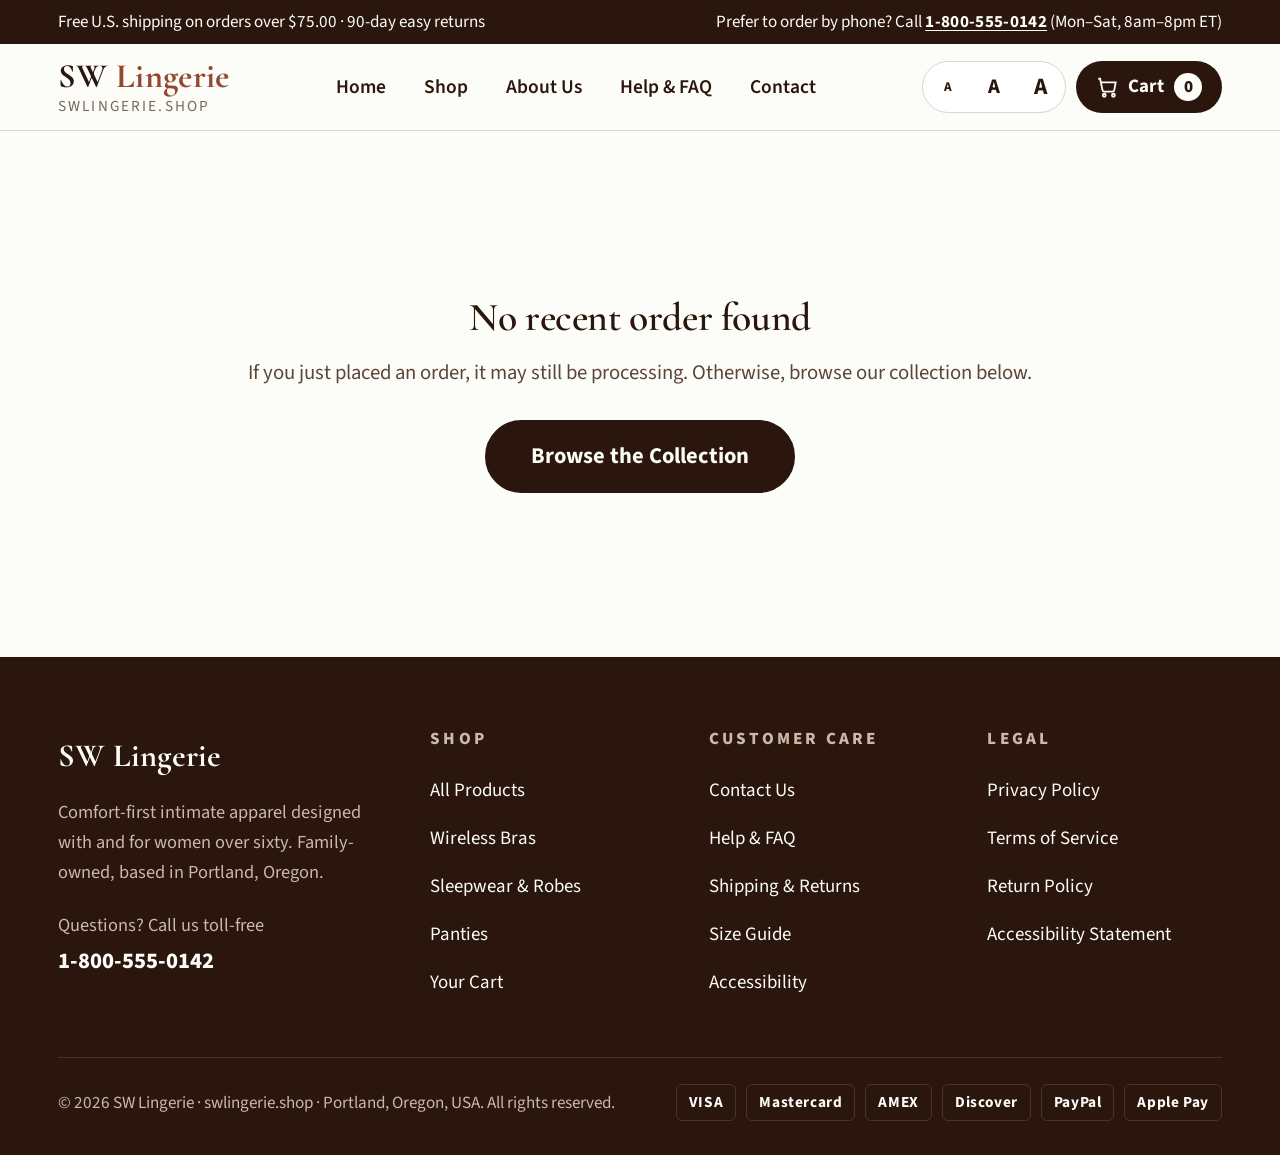
<file: confirmation.html>
<!DOCTYPE html>
<html lang="en">
<head>
<meta charset="UTF-8">
<meta name="viewport" content="width=device-width, initial-scale=1.0">
<title>Order Confirmed — SW Lingerie | swlingerie.shop</title>
<meta name="description" content="Thank you for your order.">
<link rel="preconnect" href="https://fonts.googleapis.com">
<link rel="preconnect" href="https://fonts.gstatic.com" crossorigin>
<link href="https://fonts.googleapis.com/css2?family=Cormorant+Garamond:wght@500;600;700&family=Source+Sans+3:wght@400;600;700;800&display=swap" rel="stylesheet">
<link rel="stylesheet" href="css/style.css">
<link rel="icon" href="data:image/svg+xml,<svg xmlns='http://www.w3.org/2000/svg' viewBox='0 0 100 100'><circle cx='50' cy='50' r='46' fill='%232a160d'/><text x='50' y='66' font-size='46' text-anchor='middle' fill='%23fcfcf8' font-family='Georgia'>SW</text></svg>">
</head>
<body>
<div id="site-header" data-page=""></div>

<main id="main">
  <section class="section">
    <div class="wrap" id="confirm-root"></div>
  </section>
</main>

<div id="site-footer"></div>

<script src="js/products.js"></script>
<script src="js/cart.js"></script>
<script src="js/main.js"></script>
<script>
(function () {
  const root = document.getElementById("confirm-root");
  let order = null;
  try { order = JSON.parse(localStorage.getItem("swl_last_order")); } catch (e) {}

  if (!order) {
    root.innerHTML = `<div class="empty-cart"><h2>No recent order found</h2><p>If you just placed an order, it may still be processing. Otherwise, browse our collection below.</p><a class="btn btn-primary btn-lg" href="shop.html">Browse the Collection</a></div>`;
    return;
  }

  const lines = order.items.map(i => `
    <div class="order-line">
      <img src="${i.image}" alt="">
      <div><div class="ol-name">${i.name}</div><div class="ol-meta">Size ${i.size} · Qty ${i.qty}</div></div>
      <span class="ol-price">${formatUSD(i.price * i.qty)}</span>
    </div>`).join("");

  root.innerHTML = `
  <div class="confirm-box">
    <div class="confirm-icon" aria-hidden="true">
      <svg viewBox="0 0 24 24" fill="none" stroke="currentColor" stroke-width="3"><path d="M4 12.5l5 5L20 6.5"/></svg>
    </div>
    <h1>Thank you, your order is confirmed!</h1>
    <p style="font-size:1.2rem;color:var(--ink-soft);max-width:56ch;margin:0 auto">
      A confirmation email is on its way to <strong>${order.email}</strong>.
      We'll email tracking as soon as your parcel leaves our Portland studio.
    </p>
    <div class="order-num">Order ${order.number}</div>
  </div>

  <div class="confirm-details">
    <div class="summary-card" style="position:static;margin-bottom:28px">
      <h2>Order Details</h2>
      ${lines}
      <div class="summary-row" style="margin-top:14px"><span>Subtotal</span><span>${formatUSD(order.subtotal)}</span></div>
      <div class="summary-row"><span>Shipping</span><span>${order.shipping === 0 ? "FREE" : formatUSD(order.shipping)}</span></div>
      <div class="summary-row"><span>Estimated tax</span><span>${formatUSD(order.tax)}</span></div>
      <div class="summary-row total"><span>Paid (${order.method})</span><span>${formatUSD(order.total)}</span></div>
    </div>
    <div class="summary-card" style="position:static">
      <h2>Delivery</h2>
      <p style="font-size:1.08rem;margin-bottom:8px"><strong>${order.name}</strong></p>
      <p style="font-size:1.08rem;color:var(--ink-soft)">${order.address}</p>
      <p style="font-size:1.05rem;color:var(--ink-soft);margin-top:14px">Estimated arrival: <strong>3–5 business days</strong> via USPS or UPS, in discreet unbranded packaging.</p>
      <p style="font-size:1.05rem;color:var(--ink-soft);margin-top:10px">Questions about your order? Call <a href="tel:+18005550142" style="font-weight:700">1-800-555-0142</a> or visit our <a href="contact.html">contact page</a>.</p>
    </div>
    <div style="text-align:center;margin-top:44px">
      <a class="btn btn-primary btn-lg" href="shop.html">Continue Shopping</a>
    </div>
  </div>`;
})();
</script>
</body>
</html>
</file>
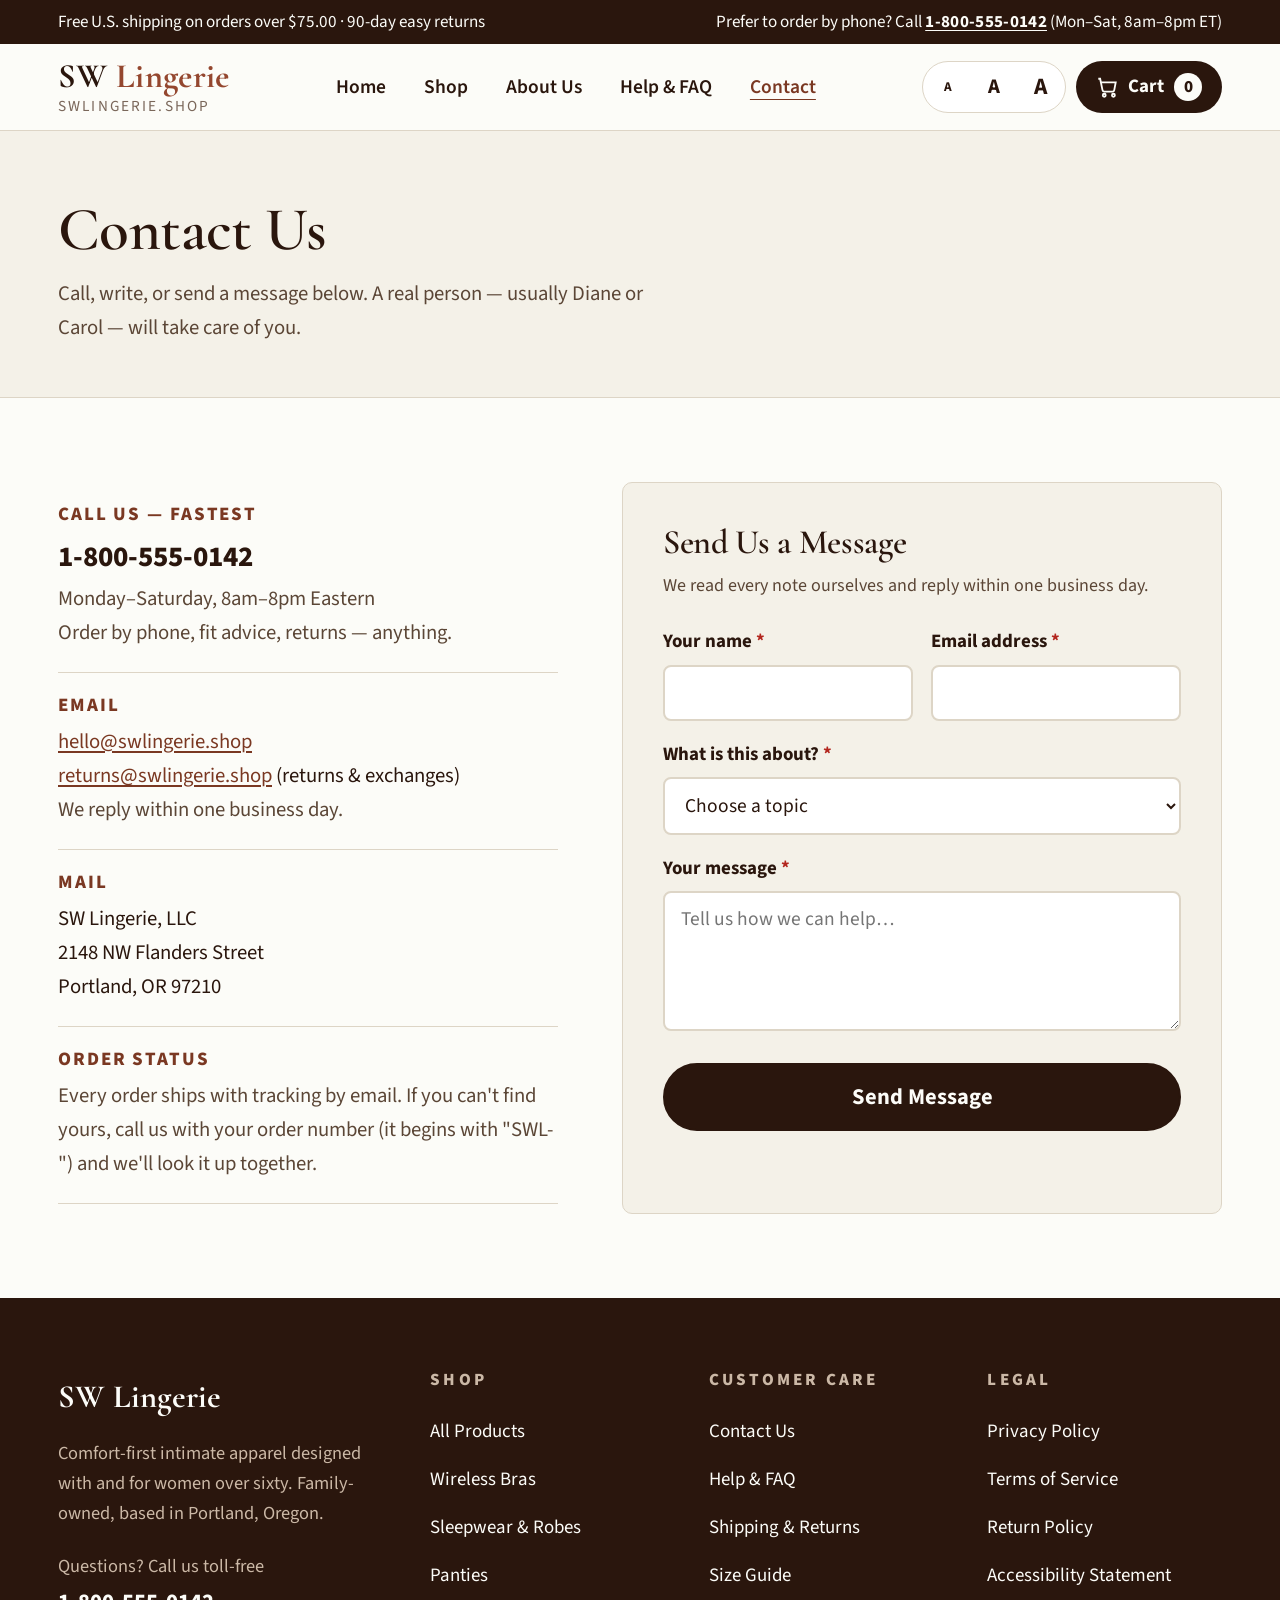
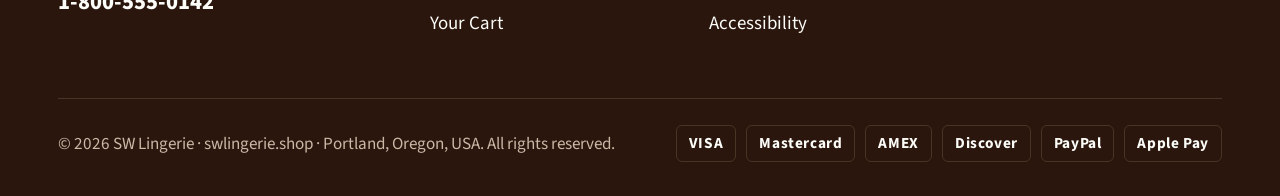
<file: contact.html>
<!DOCTYPE html>
<html lang="en">
<head>
<meta charset="UTF-8">
<meta name="viewport" content="width=device-width, initial-scale=1.0">
<title>Contact Us — SW Lingerie | swlingerie.shop</title>
<meta name="description" content="Reach SW Lingerie by phone, email, or mail. Real people, Mon–Sat 8am–8pm ET.">
<link rel="preconnect" href="https://fonts.googleapis.com">
<link rel="preconnect" href="https://fonts.gstatic.com" crossorigin>
<link href="https://fonts.googleapis.com/css2?family=Cormorant+Garamond:wght@500;600;700&family=Source+Sans+3:wght@400;600;700;800&display=swap" rel="stylesheet">
<link rel="stylesheet" href="css/style.css">
<link rel="icon" href="data:image/svg+xml,<svg xmlns='http://www.w3.org/2000/svg' viewBox='0 0 100 100'><circle cx='50' cy='50' r='46' fill='%232a160d'/><text x='50' y='66' font-size='46' text-anchor='middle' fill='%23fcfcf8' font-family='Georgia'>SW</text></svg>">
</head>
<body>
<div id="site-header" data-page="contact"></div>

<main id="main">
  <section class="page-hero">
    <div class="wrap">
      <h1>Contact Us</h1>
      <p class="sub">Call, write, or send a message below. A real person — usually Diane or Carol — will take care of you.</p>
    </div>
  </section>

  <section class="section">
    <div class="wrap contact-layout">
      <div>
        <div class="contact-info-item">
          <h3>Call Us — Fastest</h3>
          <p><a href="tel:+18005550142" style="font-size:1.6rem;font-weight:800;text-decoration:none;color:var(--ink)">1-800-555-0142</a></p>
          <p style="color:var(--ink-soft)">Monday–Saturday, 8am–8pm Eastern<br>Order by phone, fit advice, returns — anything.</p>
        </div>
        <div class="contact-info-item">
          <h3>Email</h3>
          <p><a href="mailto:hello@swlingerie.shop">hello@swlingerie.shop</a><br>
          <a href="mailto:returns@swlingerie.shop">returns@swlingerie.shop</a> (returns & exchanges)</p>
          <p style="color:var(--ink-soft)">We reply within one business day.</p>
        </div>
        <div class="contact-info-item">
          <h3>Mail</h3>
          <p>SW Lingerie, LLC<br>2148 NW Flanders Street<br>Portland, OR 97210</p>
        </div>
        <div class="contact-info-item">
          <h3>Order Status</h3>
          <p style="color:var(--ink-soft)">Every order ships with tracking by email. If you can't find yours, call us with your order number (it begins with "SWL-") and we'll look it up together.</p>
        </div>
      </div>

      <div class="contact-form-card">
        <h2 style="font-size:1.9rem;margin-bottom:8px">Send Us a Message</h2>
        <p style="color:var(--ink-soft);margin-bottom:26px">We read every note ourselves and reply within one business day.</p>
        <form id="contact-form" novalidate>
          <div class="form-grid">
            <div class="field"><label for="cf-name">Your name <span class="req">*</span></label><input id="cf-name" autocomplete="name"><div class="error-text">Please enter your name.</div></div>
            <div class="field"><label for="cf-email">Email address <span class="req">*</span></label><input id="cf-email" type="email" autocomplete="email"><div class="error-text">Please enter a valid email address.</div></div>
            <div class="field full"><label for="cf-topic">What is this about? <span class="req">*</span></label>
              <select id="cf-topic">
                <option value="">Choose a topic</option>
                <option>Help choosing a size or style</option>
                <option>Question about my order</option>
                <option>Return or exchange</option>
                <option>Website or accessibility help</option>
                <option>Something else</option>
              </select>
              <div class="error-text">Please choose a topic.</div></div>
            <div class="field full"><label for="cf-msg">Your message <span class="req">*</span></label><textarea id="cf-msg" placeholder="Tell us how we can help…"></textarea><div class="error-text">Please write a few words so we can help.</div></div>
          </div>
          <button class="btn btn-primary btn-lg btn-block" type="submit" style="margin-top:22px">Send Message</button>
          <p class="form-msg" id="cf-status" role="status" aria-live="polite"></p>
        </form>
      </div>
    </div>
  </section>
</main>

<div id="site-footer"></div>
<script src="js/products.js"></script>
<script src="js/cart.js"></script>
<script src="js/main.js"></script>
<script>
document.getElementById("contact-form").addEventListener("submit", function (e) {
  e.preventDefault();
  const name = document.getElementById("cf-name");
  const email = document.getElementById("cf-email");
  const topic = document.getElementById("cf-topic");
  const msg = document.getElementById("cf-msg");
  let ok = true;
  const check = (el, valid) => { el.closest(".field").classList.toggle("invalid", !valid); return valid; };
  ok = check(name, name.value.trim().length >= 2) && ok;
  ok = check(email, /^[^\s@]+@[^\s@]+\.[^\s@]{2,}$/.test(email.value.trim())) && ok;
  ok = check(topic, topic.value !== "") && ok;
  ok = check(msg, msg.value.trim().length >= 10) && ok;
  if (!ok) return;

  const inbox = JSON.parse(localStorage.getItem("swl_messages") || "[]");
  inbox.push({ name: name.value.trim(), email: email.value.trim(), topic: topic.value, message: msg.value.trim(), date: new Date().toISOString() });
  localStorage.setItem("swl_messages", JSON.stringify(inbox));

  const status = document.getElementById("cf-status");
  status.textContent = "Thank you, " + name.value.trim().split(" ")[0] + "! Your message has been sent. We'll reply within one business day.";
  status.className = "form-msg ok";
  this.reset();
});
</script>
</body>
</html>
</file>
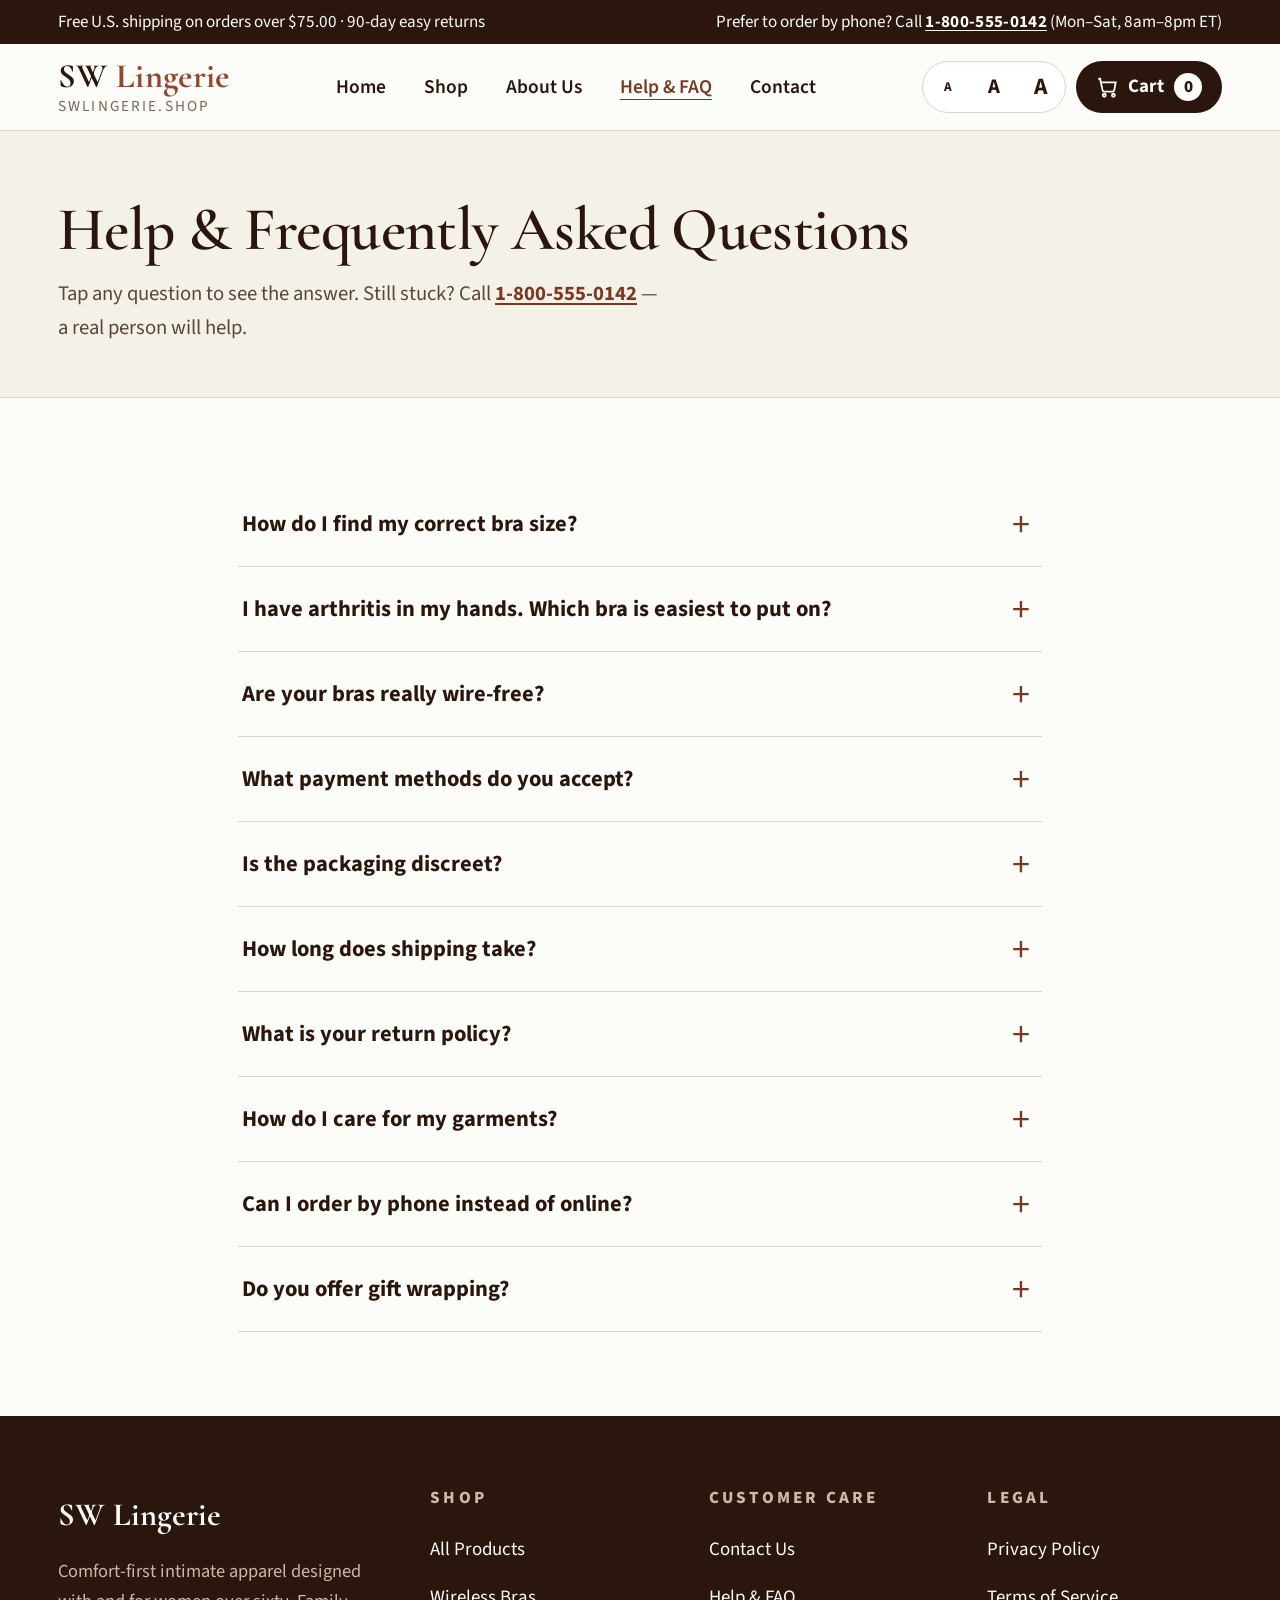
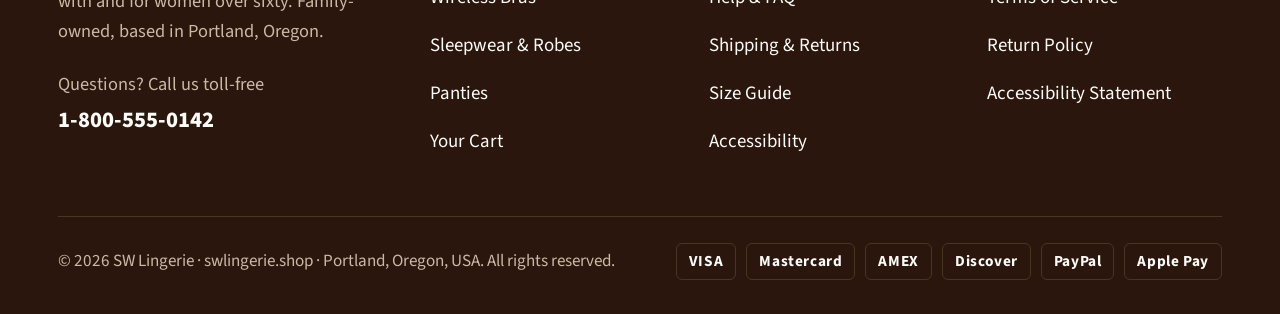
<file: faq.html>
<!DOCTYPE html>
<html lang="en">
<head>
<meta charset="UTF-8">
<meta name="viewport" content="width=device-width, initial-scale=1.0">
<title>Help & FAQ — SW Lingerie | swlingerie.shop</title>
<meta name="description" content="Answers about sizing, ordering, payment, shipping and returns at SW Lingerie.">
<link rel="preconnect" href="https://fonts.googleapis.com">
<link rel="preconnect" href="https://fonts.gstatic.com" crossorigin>
<link href="https://fonts.googleapis.com/css2?family=Cormorant+Garamond:wght@500;600;700&family=Source+Sans+3:wght@400;600;700;800&display=swap" rel="stylesheet">
<link rel="stylesheet" href="css/style.css">
<link rel="icon" href="data:image/svg+xml,<svg xmlns='http://www.w3.org/2000/svg' viewBox='0 0 100 100'><circle cx='50' cy='50' r='46' fill='%232a160d'/><text x='50' y='66' font-size='46' text-anchor='middle' fill='%23fcfcf8' font-family='Georgia'>SW</text></svg>">
</head>
<body>
<div id="site-header" data-page="faq"></div>

<main id="main">
  <section class="page-hero">
    <div class="wrap">
      <h1>Help & Frequently Asked Questions</h1>
      <p class="sub">Tap any question to see the answer. Still stuck? Call <a href="tel:+18005550142" style="font-weight:700">1-800-555-0142</a> — a real person will help.</p>
    </div>
  </section>

  <section class="section">
    <div class="wrap-narrow" id="faq-list"></div>
  </section>
</main>

<div id="site-footer"></div>
<script src="js/products.js"></script>
<script src="js/cart.js"></script>
<script src="js/main.js"></script>
<script>
const FAQS = [
  ["How do I find my correct bra size?",
   "Our bras are sized generously and most customers wear their usual size. Measure around your ribcage just under the bust for the band number, then around the fullest part of your bust — each inch of difference is one cup letter (1\"=A, 2\"=B, and so on). Still unsure? Call us at 1-800-555-0142 and a fit specialist will walk you through it in a few minutes. You can also visit our Size Guide page."],
  ["I have arthritis in my hands. Which bra is easiest to put on?",
   "We recommend the Everyday Ease Front-Closure Bra or the Rose Dawn Front-Clasp Leisure Bra. Both close at the front with large, easy-grip clasps — no reaching behind your back and no tiny hooks. They're our two most popular styles among customers with arthritis and limited shoulder mobility."],
  ["Are your bras really wire-free?",
   "Yes — every bra we sell is completely wire-free. We use wide underbands, full-coverage cups, and supportive fabric panels instead of underwire, so nothing pokes, pinches, or presses on sensitive areas."],
  ["What payment methods do you accept?",
   "We accept Visa, Mastercard, American Express, Discover, PayPal, and Apple Pay. All prices are in U.S. dollars, and every payment is processed over a secure, encrypted connection. You can also order by phone at 1-800-555-0142 if you prefer."],
  ["Is the packaging discreet?",
   "Always. Your order ships in a plain, unbranded box or mailer with a return address that reads simply \"SWL.\" Nothing on the outside reveals what's inside."],
  ["How long does shipping take?",
   "Orders leave our Portland, Oregon studio within 1–2 business days and arrive in 3–5 business days for most U.S. addresses (7–10 days for Alaska, Hawaii, and territories). Shipping is free over $75, or a flat $6.95 below that."],
  ["What is your return policy?",
   "You have 90 days from delivery. Returns and exchanges are free — we'll email you a prepaid label, and if you don't have a printer we'll mail you one. Refunds go back to your original payment method within 5 business days of our receiving your return."],
  ["How do I care for my garments?",
   "Most of our cotton and knit pieces are machine washable on a gentle cycle — tumble dry low. Silk-blend pieces do best with hand washing or a delicate cycle in a mesh bag. Every item's care label has simple, large-print instructions."],
  ["Can I order by phone instead of online?",
   "Absolutely — about a third of our customers do. Call 1-800-555-0142, Monday through Saturday, 8am–8pm Eastern. We'll take your order, answer fit questions, and even help you decide between styles."],
  ["Do you offer gift wrapping?",
   "Yes. Mention it at checkout by phone, or add a note with your online order, and we'll wrap your items in cream tissue with a ribbon at no charge. A handwritten gift message is always free."]
];
document.getElementById("faq-list").innerHTML = FAQS.map((f, i) => `
  <div class="faq-item">
    <button class="faq-q" aria-expanded="false" aria-controls="faq-a-${i}">${f[0]}</button>
    <div class="faq-a" id="faq-a-${i}" hidden>${f[1]}</div>
  </div>`).join("");
</script>
</body>
</html>
</file>
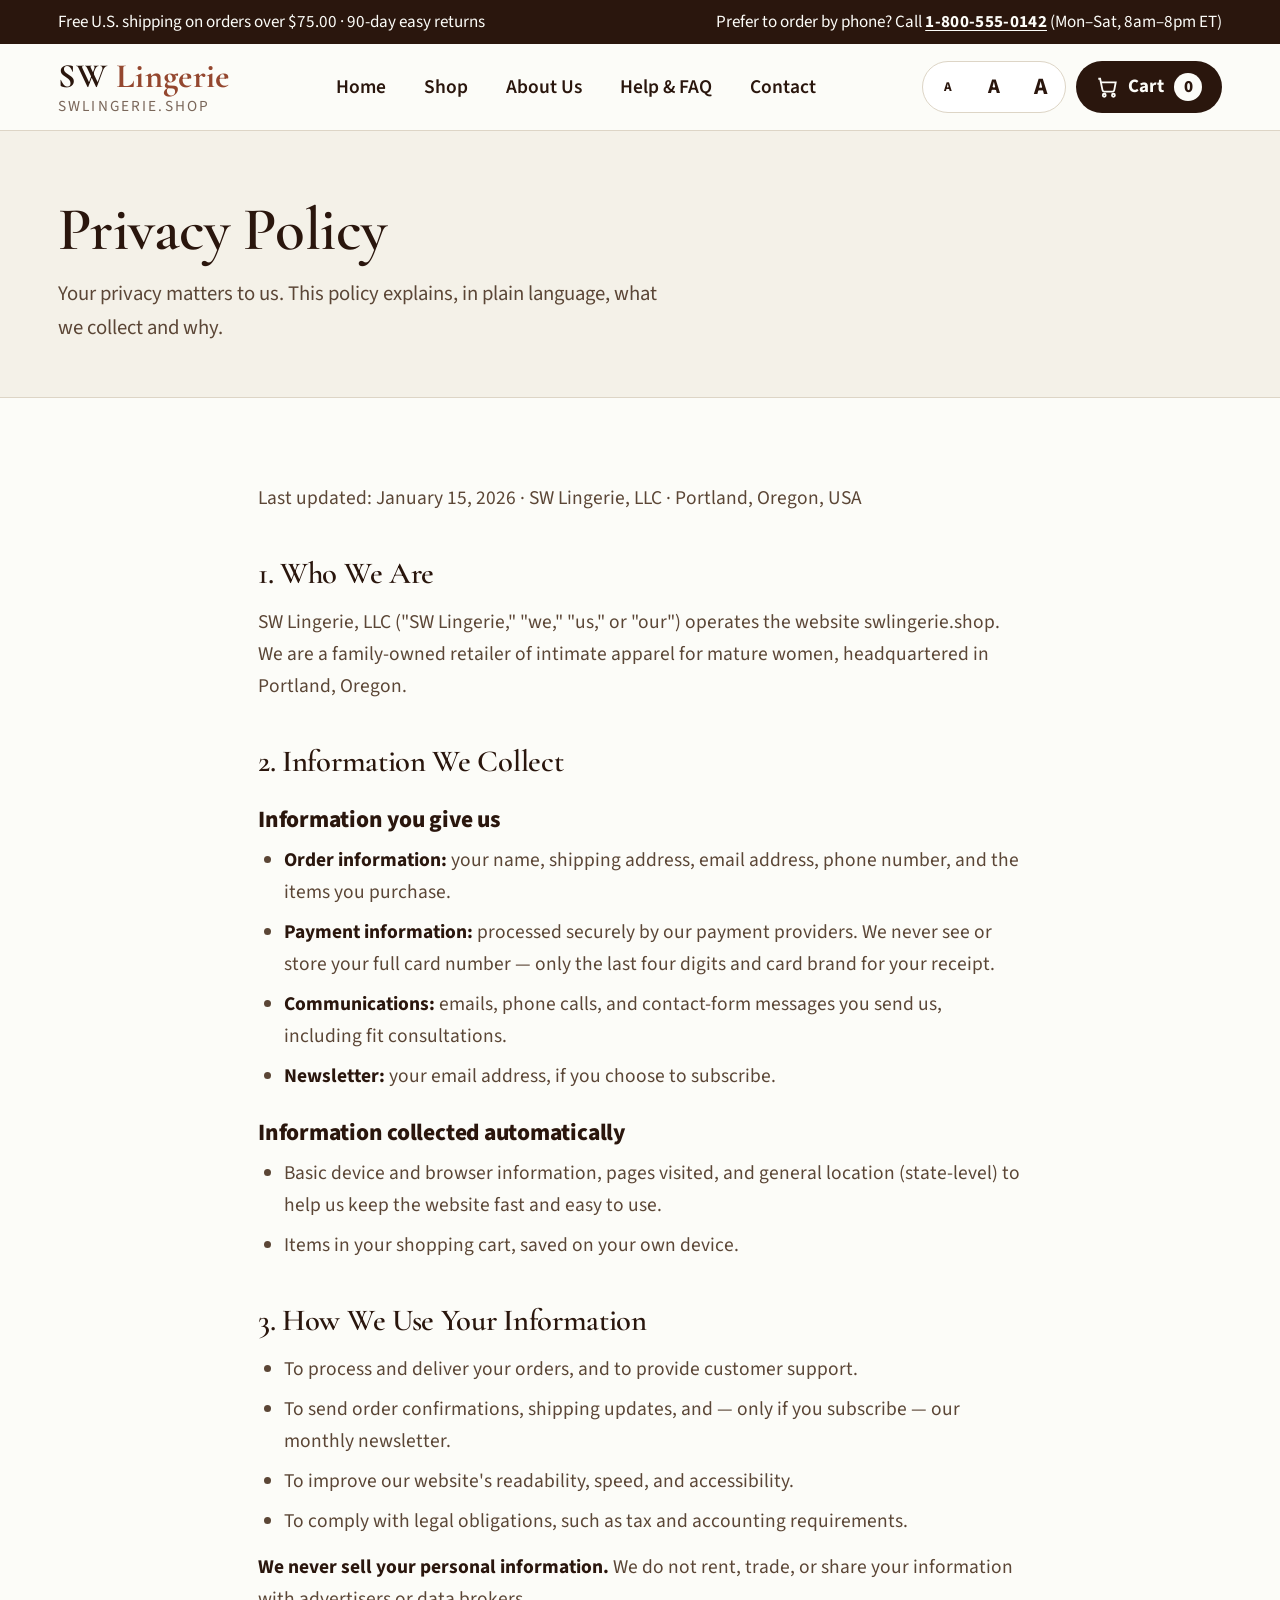
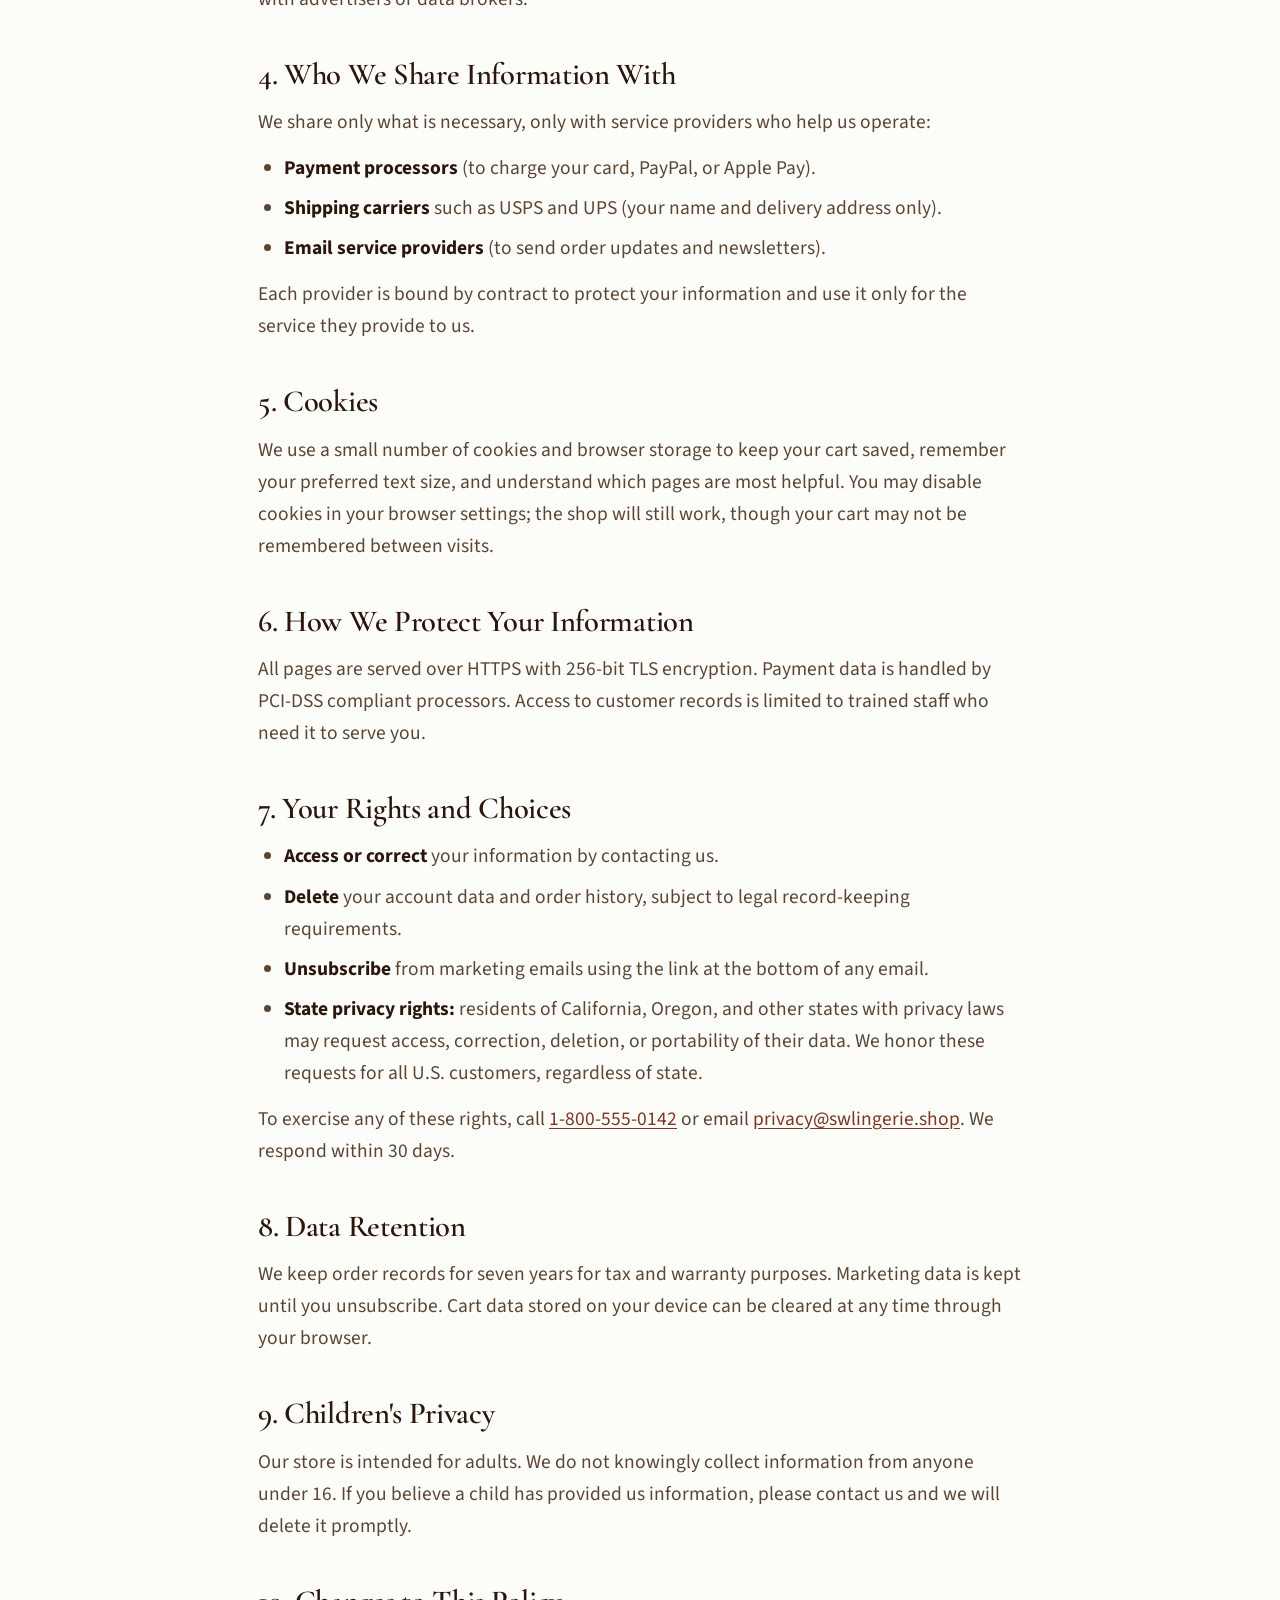
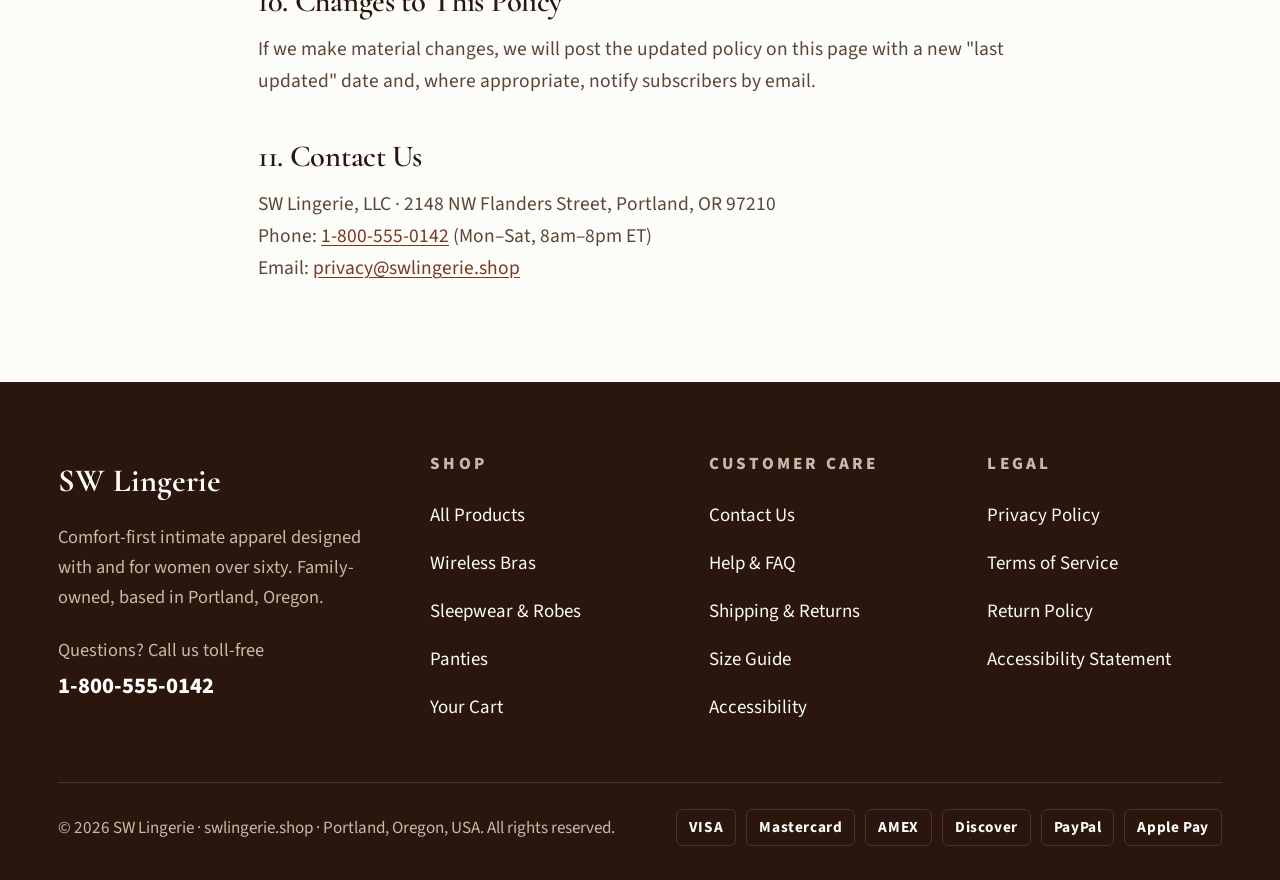
<file: privacy-policy.html>
<!DOCTYPE html>
<html lang="en">
<head>
<meta charset="UTF-8">
<meta name="viewport" content="width=device-width, initial-scale=1.0">
<title>Privacy Policy — SW Lingerie | swlingerie.shop</title>
<meta name="description" content="How SW Lingerie collects, uses, and protects your personal information.">
<link rel="preconnect" href="https://fonts.googleapis.com">
<link rel="preconnect" href="https://fonts.gstatic.com" crossorigin>
<link href="https://fonts.googleapis.com/css2?family=Cormorant+Garamond:wght@500;600;700&family=Source+Sans+3:wght@400;600;700;800&display=swap" rel="stylesheet">
<link rel="stylesheet" href="css/style.css">
<link rel="icon" href="data:image/svg+xml,<svg xmlns='http://www.w3.org/2000/svg' viewBox='0 0 100 100'><circle cx='50' cy='50' r='46' fill='%232a160d'/><text x='50' y='66' font-size='46' text-anchor='middle' fill='%23fcfcf8' font-family='Georgia'>SW</text></svg>">
</head>
<body>
<div id="site-header" data-page=""></div>

<main id="main">
  <section class="page-hero">
    <div class="wrap">
      <h1>Privacy Policy</h1>
      <p class="sub">Your privacy matters to us. This policy explains, in plain language, what we collect and why.</p>
    </div>
  </section>

  <section class="section">
    <div class="wrap prose">
      <p class="updated-note">Last updated: January 15, 2026 · SW Lingerie, LLC · Portland, Oregon, USA</p>

      <h2>1. Who We Are</h2>
      <p>SW Lingerie, LLC ("SW Lingerie," "we," "us," or "our") operates the website swlingerie.shop. We are a family-owned retailer of intimate apparel for mature women, headquartered in Portland, Oregon.</p>

      <h2>2. Information We Collect</h2>
      <h3>Information you give us</h3>
      <ul>
        <li><strong>Order information:</strong> your name, shipping address, email address, phone number, and the items you purchase.</li>
        <li><strong>Payment information:</strong> processed securely by our payment providers. We never see or store your full card number — only the last four digits and card brand for your receipt.</li>
        <li><strong>Communications:</strong> emails, phone calls, and contact-form messages you send us, including fit consultations.</li>
        <li><strong>Newsletter:</strong> your email address, if you choose to subscribe.</li>
      </ul>
      <h3>Information collected automatically</h3>
      <ul>
        <li>Basic device and browser information, pages visited, and general location (state-level) to help us keep the website fast and easy to use.</li>
        <li>Items in your shopping cart, saved on your own device.</li>
      </ul>

      <h2>3. How We Use Your Information</h2>
      <ul>
        <li>To process and deliver your orders, and to provide customer support.</li>
        <li>To send order confirmations, shipping updates, and — only if you subscribe — our monthly newsletter.</li>
        <li>To improve our website's readability, speed, and accessibility.</li>
        <li>To comply with legal obligations, such as tax and accounting requirements.</li>
      </ul>
      <p><strong>We never sell your personal information.</strong> We do not rent, trade, or share your information with advertisers or data brokers.</p>

      <h2>4. Who We Share Information With</h2>
      <p>We share only what is necessary, only with service providers who help us operate:</p>
      <ul>
        <li><strong>Payment processors</strong> (to charge your card, PayPal, or Apple Pay).</li>
        <li><strong>Shipping carriers</strong> such as USPS and UPS (your name and delivery address only).</li>
        <li><strong>Email service providers</strong> (to send order updates and newsletters).</li>
      </ul>
      <p>Each provider is bound by contract to protect your information and use it only for the service they provide to us.</p>

      <h2>5. Cookies</h2>
      <p>We use a small number of cookies and browser storage to keep your cart saved, remember your preferred text size, and understand which pages are most helpful. You may disable cookies in your browser settings; the shop will still work, though your cart may not be remembered between visits.</p>

      <h2>6. How We Protect Your Information</h2>
      <p>All pages are served over HTTPS with 256-bit TLS encryption. Payment data is handled by PCI-DSS compliant processors. Access to customer records is limited to trained staff who need it to serve you.</p>

      <h2>7. Your Rights and Choices</h2>
      <ul>
        <li><strong>Access or correct</strong> your information by contacting us.</li>
        <li><strong>Delete</strong> your account data and order history, subject to legal record-keeping requirements.</li>
        <li><strong>Unsubscribe</strong> from marketing emails using the link at the bottom of any email.</li>
        <li><strong>State privacy rights:</strong> residents of California, Oregon, and other states with privacy laws may request access, correction, deletion, or portability of their data. We honor these requests for all U.S. customers, regardless of state.</li>
      </ul>
      <p>To exercise any of these rights, call <a href="tel:+18005550142">1-800-555-0142</a> or email <a href="mailto:privacy@swlingerie.shop">privacy@swlingerie.shop</a>. We respond within 30 days.</p>

      <h2>8. Data Retention</h2>
      <p>We keep order records for seven years for tax and warranty purposes. Marketing data is kept until you unsubscribe. Cart data stored on your device can be cleared at any time through your browser.</p>

      <h2>9. Children's Privacy</h2>
      <p>Our store is intended for adults. We do not knowingly collect information from anyone under 16. If you believe a child has provided us information, please contact us and we will delete it promptly.</p>

      <h2>10. Changes to This Policy</h2>
      <p>If we make material changes, we will post the updated policy on this page with a new "last updated" date and, where appropriate, notify subscribers by email.</p>

      <h2>11. Contact Us</h2>
      <p>SW Lingerie, LLC · 2148 NW Flanders Street, Portland, OR 97210<br>
      Phone: <a href="tel:+18005550142">1-800-555-0142</a> (Mon–Sat, 8am–8pm ET)<br>
      Email: <a href="mailto:privacy@swlingerie.shop">privacy@swlingerie.shop</a></p>
    </div>
  </section>
</main>

<div id="site-footer"></div>
<script src="js/products.js"></script>
<script src="js/cart.js"></script>
<script src="js/main.js"></script>
</body>
</html>
</file>
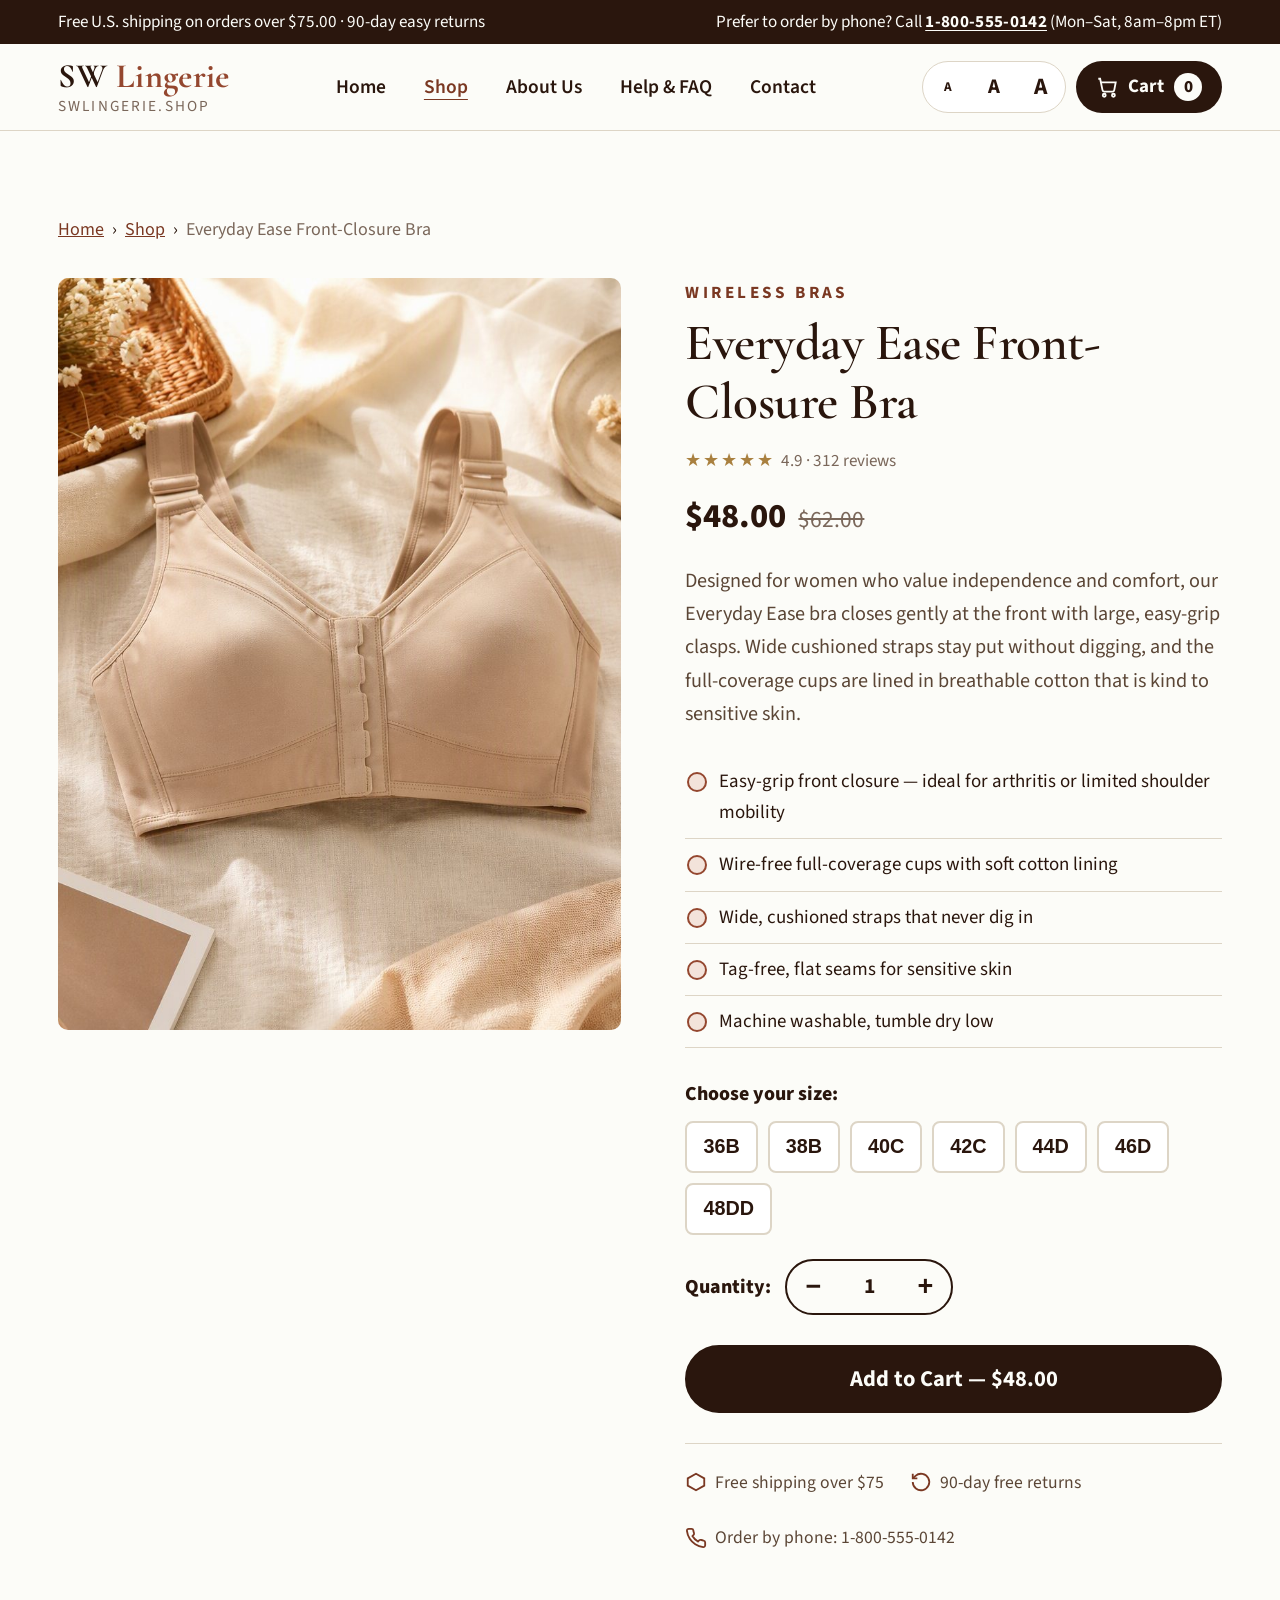
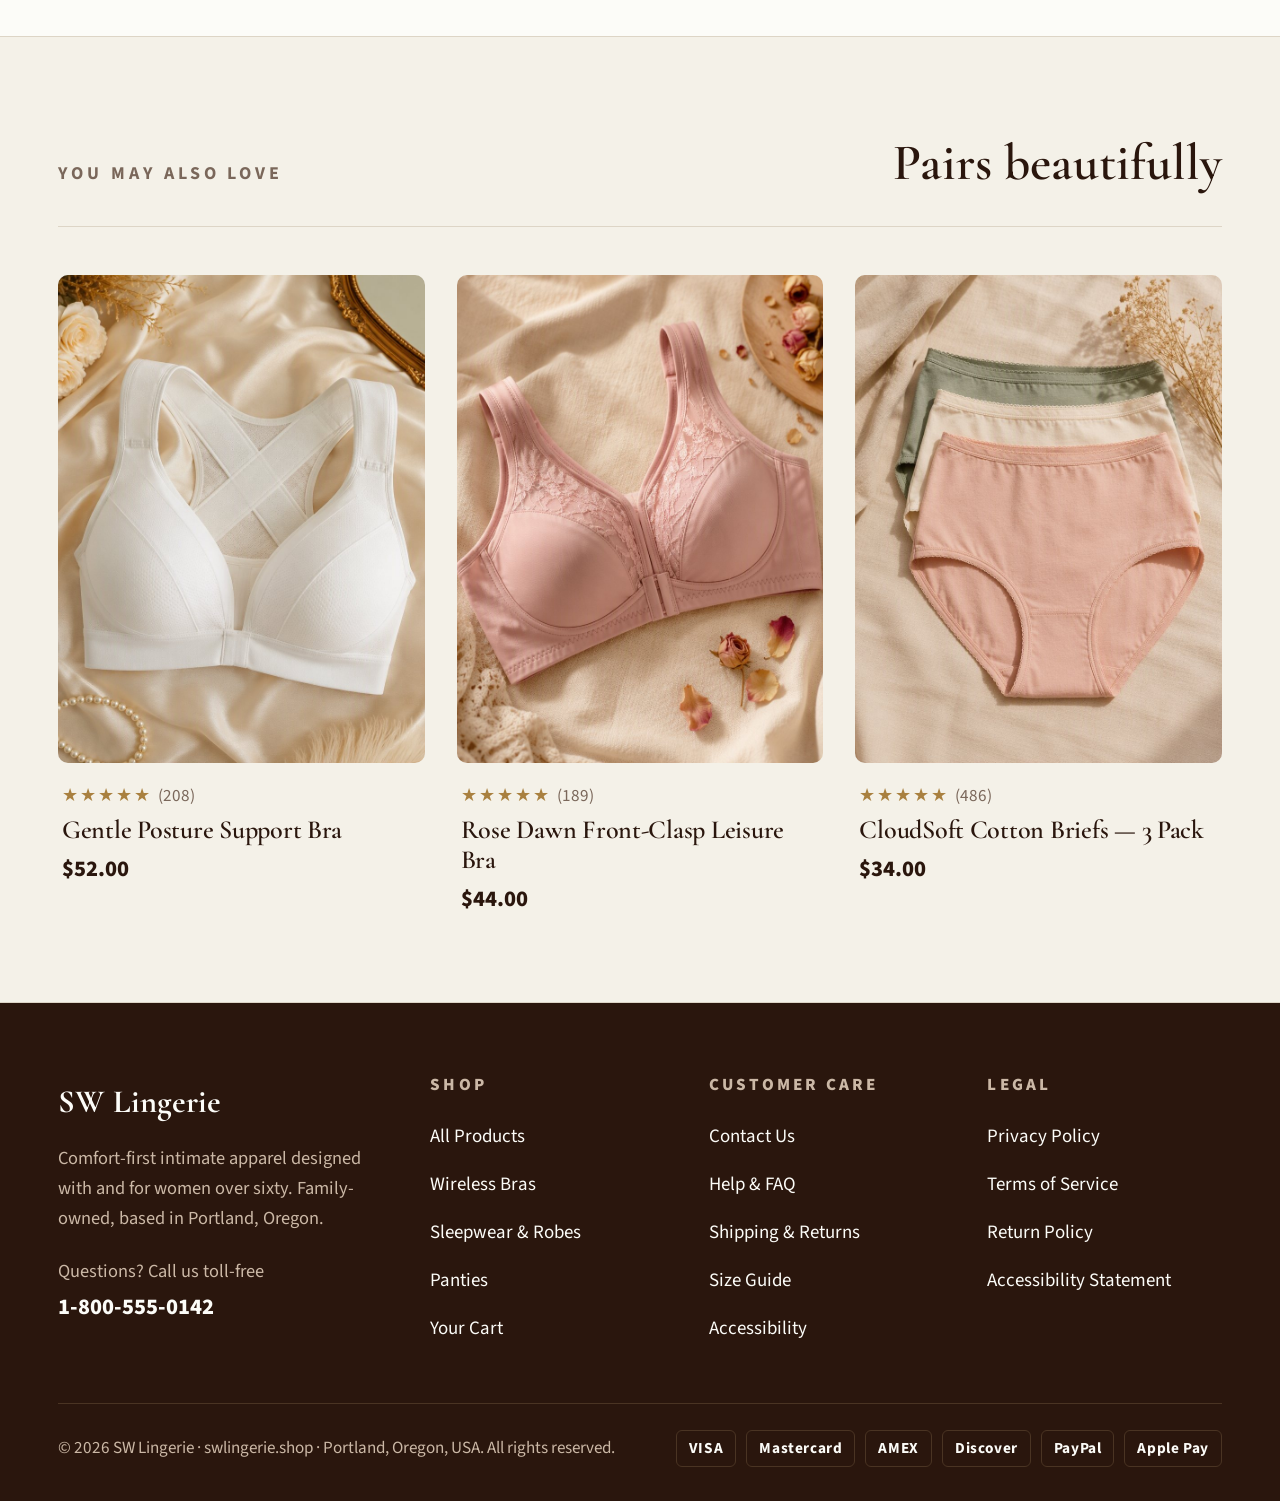
<file: product.html>
<!DOCTYPE html>
<html lang="en">
<head>
<meta charset="UTF-8">
<meta name="viewport" content="width=device-width, initial-scale=1.0">
<title>Product — SW Lingerie | swlingerie.shop</title>
<meta name="description" content="Comfort-first intimate apparel for women over sixty.">
<link rel="preconnect" href="https://fonts.googleapis.com">
<link rel="preconnect" href="https://fonts.gstatic.com" crossorigin>
<link href="https://fonts.googleapis.com/css2?family=Cormorant+Garamond:wght@500;600;700&family=Source+Sans+3:wght@400;600;700;800&display=swap" rel="stylesheet">
<link rel="stylesheet" href="css/style.css">
<link rel="icon" href="data:image/svg+xml,<svg xmlns='http://www.w3.org/2000/svg' viewBox='0 0 100 100'><circle cx='50' cy='50' r='46' fill='%232a160d'/><text x='50' y='66' font-size='46' text-anchor='middle' fill='%23fcfcf8' font-family='Georgia'>SW</text></svg>">
</head>
<body>
<div id="site-header" data-page="shop"></div>

<main id="main">
  <section class="section">
    <div class="wrap">
      <nav aria-label="Breadcrumb" style="margin-bottom:34px;font-size:1rem">
        <a href="index.html">Home</a> &nbsp;›&nbsp; <a href="shop.html">Shop</a> &nbsp;›&nbsp; <span id="crumb-name" aria-current="page" style="color:var(--ink-mute)"></span>
      </nav>
      <div id="pd-root"></div>
    </div>
  </section>

  <section class="section section-alt">
    <div class="wrap">
      <div class="split-heading">
        <span class="sh-left">You May Also Love</span>
        <span class="sh-right">Pairs beautifully</span>
      </div>
      <div class="product-grid" id="related-grid"></div>
    </div>
  </section>
</main>

<div id="site-footer"></div>

<script src="js/products.js"></script>
<script src="js/cart.js"></script>
<script src="js/main.js"></script>
<script>
(function () {
  const id = new URLSearchParams(location.search).get("id") || 1;
  const p = getProduct(id);
  const root = document.getElementById("pd-root");
  if (!p) {
    root.innerHTML = `<div class="empty-cart"><h2>Product not found</h2><p>The item you're looking for isn't available.</p><a class="btn btn-primary" href="shop.html">Back to Shop</a></div>`;
    return;
  }
  document.title = p.name + " — SW Lingerie | swlingerie.shop";
  document.getElementById("crumb-name").textContent = p.name;

  root.innerHTML = `
  <div class="pd-layout">
    <div class="pd-image">
      <img src="${p.image}" alt="${p.name}">
    </div>
    <div class="pd-info">
      <span class="pd-cat">${p.category}</span>
      <h1>${p.name}</h1>
      <div class="p-rating" aria-label="Rated ${p.rating} out of 5 stars">${starsHTML(p.rating)} <span class="count">${p.rating} · ${p.reviews} reviews</span></div>
      <p class="pd-price">${formatUSD(p.price)}${p.compareAt ? `<span class="compare">${formatUSD(p.compareAt)}</span>` : ""}</p>
      <p class="pd-desc">${p.desc}</p>
      <ul class="pd-features">
        ${p.features.map(f => `<li>${f}</li>`).join("")}
      </ul>
      <span class="option-label" id="size-label">Choose your size:</span>
      <div class="size-row" role="radiogroup" aria-labelledby="size-label">
        ${p.sizes.map((s, i) => `<button type="button" class="size-btn" role="radio" aria-checked="false" data-size="${s}">${s}</button>`).join("")}
      </div>
      <p id="size-error" style="color:var(--error);font-weight:600;margin-top:8px;display:none">Please choose a size first.</p>
      <div class="qty-row">
        <span class="option-label" style="margin:0">Quantity:</span>
        <div class="qty-control">
          <button type="button" id="qty-minus" aria-label="Decrease quantity">−</button>
          <input id="qty-input" type="text" inputmode="numeric" value="1" aria-label="Quantity">
          <button type="button" id="qty-plus" aria-label="Increase quantity">+</button>
        </div>
      </div>
      <div style="margin-top:30px">
        <button class="btn btn-primary btn-lg btn-block" id="add-btn">Add to Cart — ${formatUSD(p.price)}</button>
      </div>
      <div class="assurance-row">
        <div><svg viewBox="0 0 24 24" fill="none" stroke="currentColor" stroke-width="2"><path d="M3 8l9-5 9 5v8l-9 5-9-5V8z"/></svg>Free shipping over $75</div>
        <div><svg viewBox="0 0 24 24" fill="none" stroke="currentColor" stroke-width="2"><path d="M3 12a9 9 0 1 0 3-6.7L3 8"/><path d="M3 3v5h5"/></svg>90-day free returns</div>
        <div><svg viewBox="0 0 24 24" fill="none" stroke="currentColor" stroke-width="2"><path d="M22 16.9v3a2 2 0 0 1-2.2 2 19.8 19.8 0 0 1-8.6-3.1 19.5 19.5 0 0 1-6-6A19.8 19.8 0 0 1 2.1 4.2 2 2 0 0 1 4.1 2h3a2 2 0 0 1 2 1.7 12 12 0 0 0 .7 2.8 2 2 0 0 1-.45 2.1L8.1 9.9a16 16 0 0 0 6 6l1.3-1.3a2 2 0 0 1 2.1-.45 12 12 0 0 0 2.8.7 2 2 0 0 1 1.7 2.05z"/></svg>Order by phone: 1-800-555-0142</div>
      </div>
    </div>
  </div>`;

  let selectedSize = null;
  const sizeErr = document.getElementById("size-error");
  document.querySelectorAll(".size-btn").forEach(btn => {
    btn.addEventListener("click", () => {
      document.querySelectorAll(".size-btn").forEach(b => { b.classList.remove("selected"); b.setAttribute("aria-checked", "false"); });
      btn.classList.add("selected");
      btn.setAttribute("aria-checked", "true");
      selectedSize = btn.dataset.size;
      sizeErr.style.display = "none";
    });
  });

  const qtyInput = document.getElementById("qty-input");
  document.getElementById("qty-minus").addEventListener("click", () => { qtyInput.value = Math.max(1, (parseInt(qtyInput.value) || 1) - 1); });
  document.getElementById("qty-plus").addEventListener("click", () => { qtyInput.value = Math.min(10, (parseInt(qtyInput.value) || 1) + 1); });
  qtyInput.addEventListener("change", () => { qtyInput.value = Math.max(1, Math.min(10, parseInt(qtyInput.value) || 1)); });

  document.getElementById("add-btn").addEventListener("click", () => {
    if (!selectedSize) {
      sizeErr.style.display = "block";
      document.getElementById("size-label").scrollIntoView({ behavior: "smooth", block: "center" });
      return;
    }
    addToCart(p.id, selectedSize, parseInt(qtyInput.value) || 1);
    showToast(`<strong>${p.name}</strong> (size ${selectedSize}) added to your cart.`, true);
  });

  // Related products (same category first, then others)
  const related = PRODUCTS.filter(x => x.id !== p.id)
    .sort((a, b) => (b.category === p.category) - (a.category === p.category))
    .slice(0, 3);
  document.getElementById("related-grid").innerHTML = related.map(r => `
    <a class="product-card reveal" href="product.html?id=${r.id}">
      <div class="p-img"><img src="${r.image}" alt="${r.name}" loading="lazy"></div>
      <div class="p-info">
        <div class="p-rating">${starsHTML(r.rating)} <span class="count">(${r.reviews})</span></div>
        <h3>${r.name}</h3>
        <p class="p-price">${formatUSD(r.price)}</p>
      </div>
    </a>`).join("");
})();
</script>
</body>
</html>
</file>
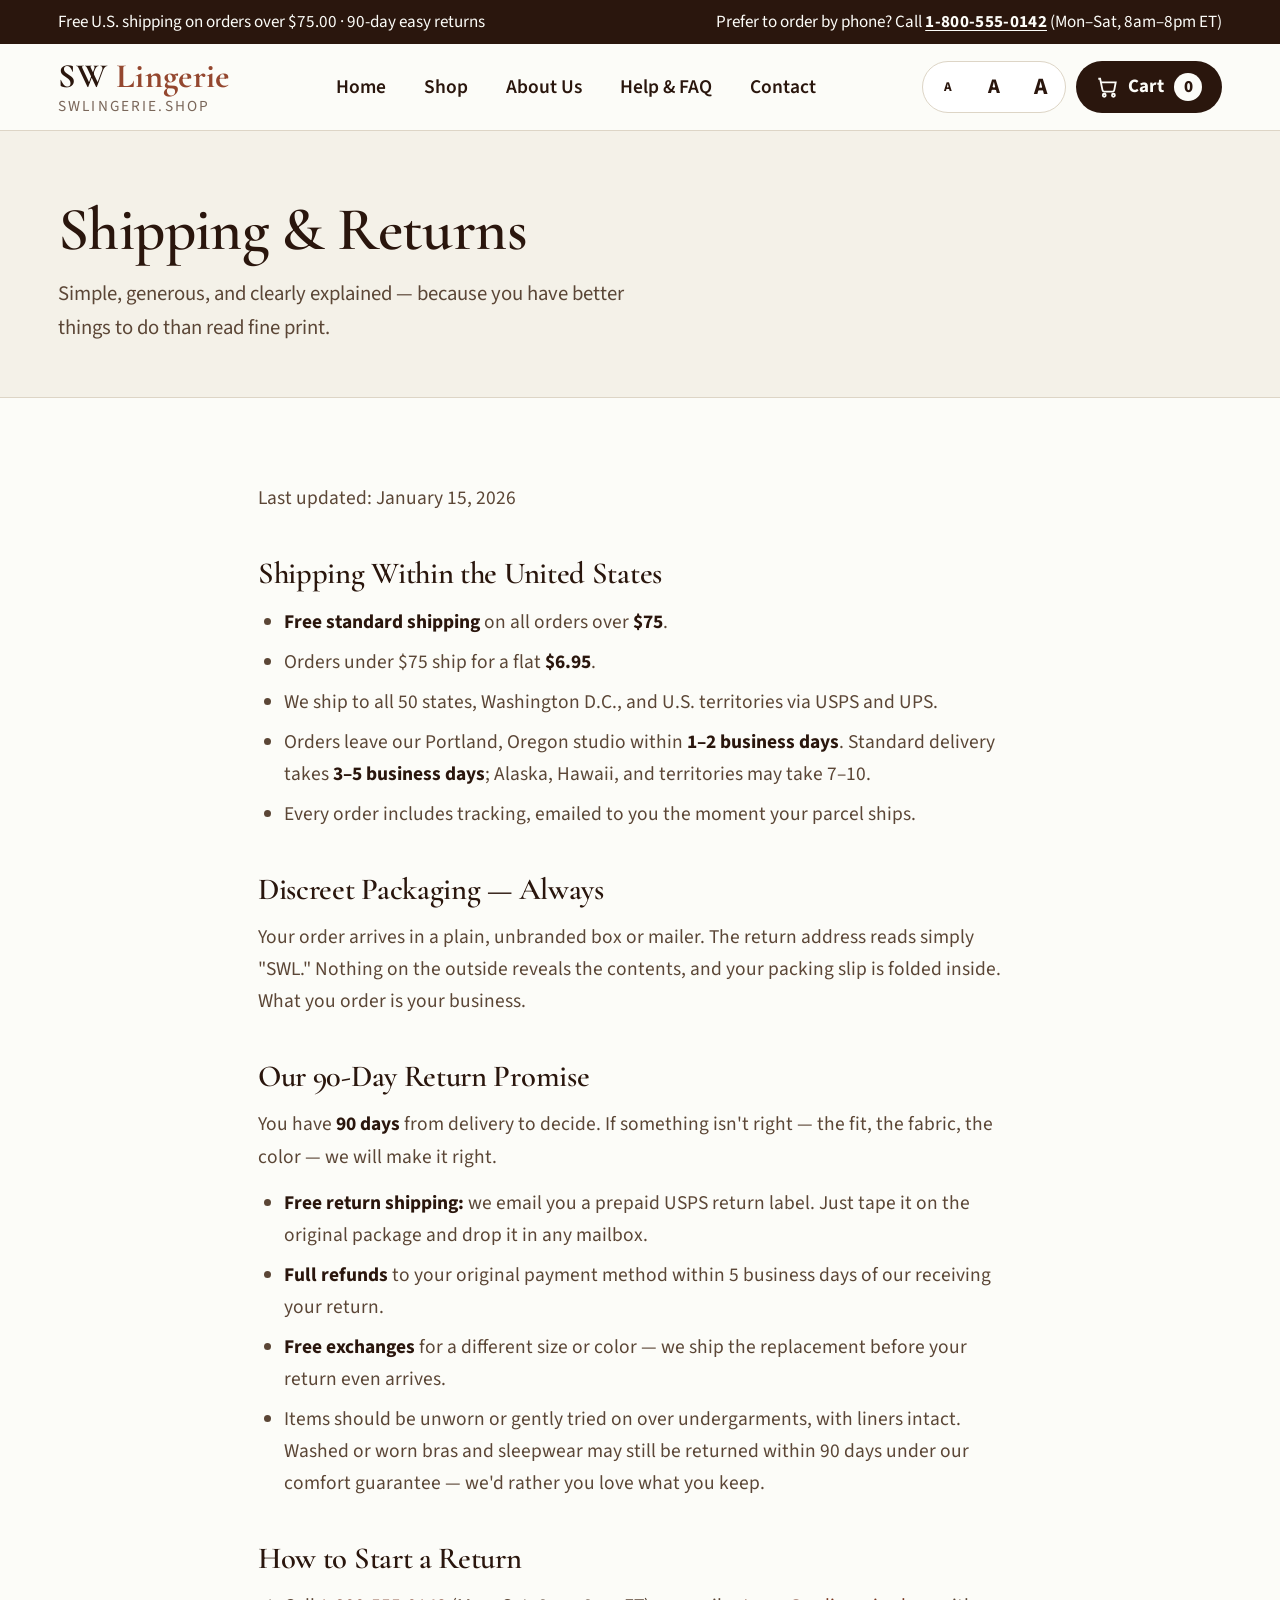
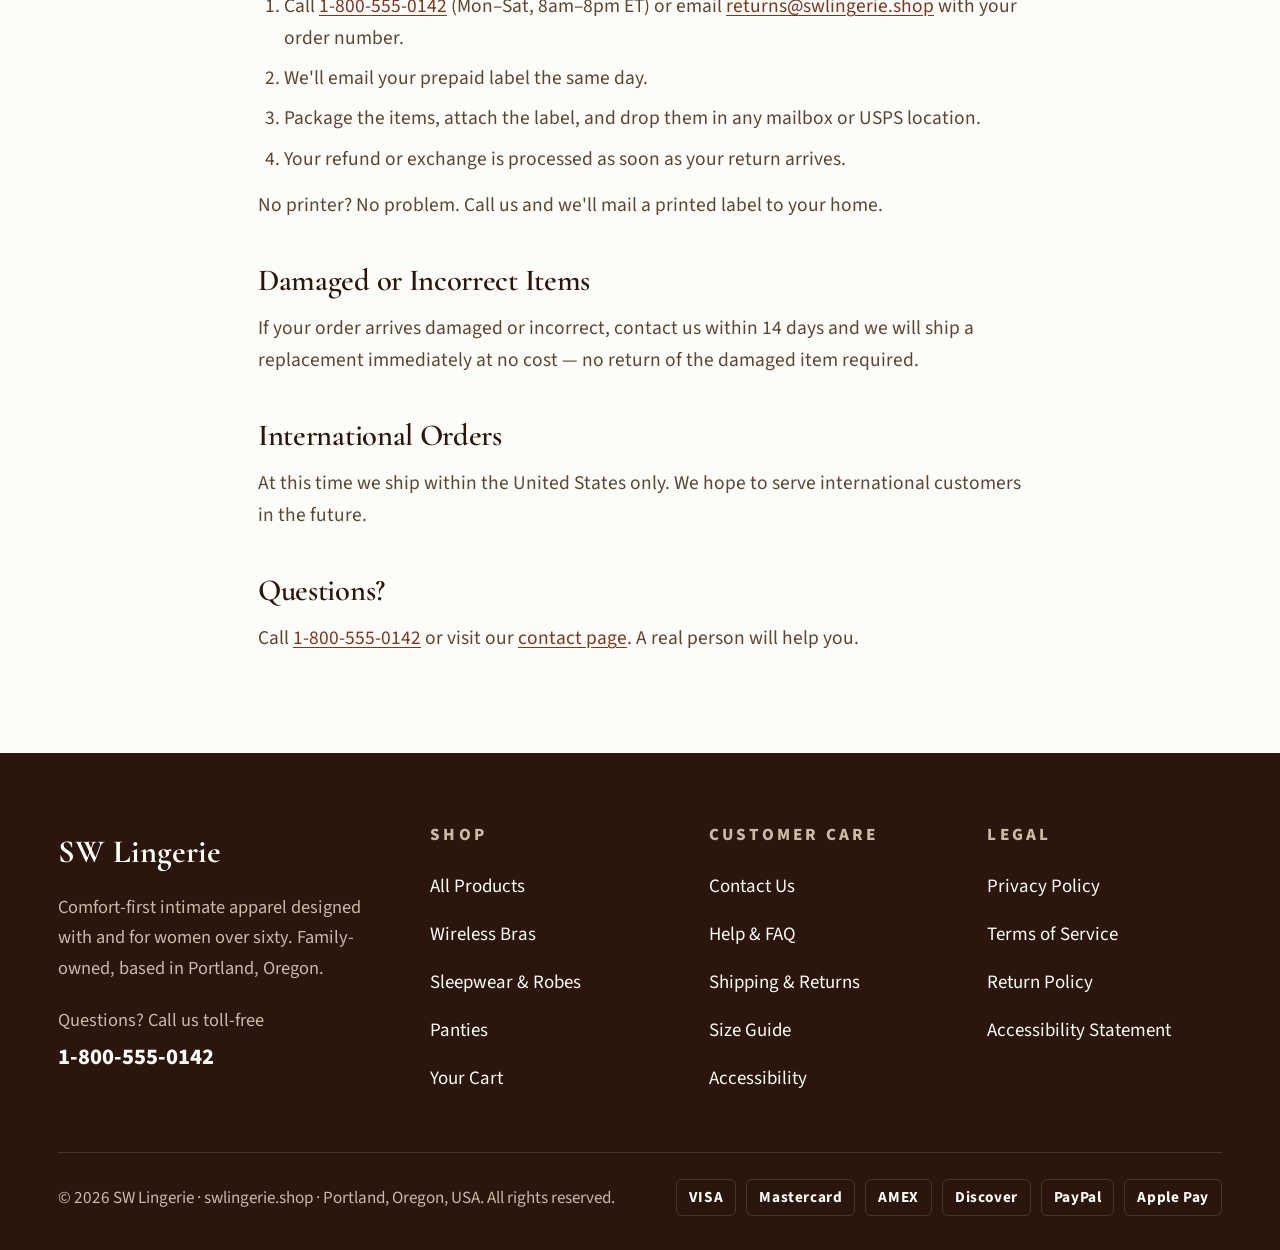
<file: shipping-returns.html>
<!DOCTYPE html>
<html lang="en">
<head>
<meta charset="UTF-8">
<meta name="viewport" content="width=device-width, initial-scale=1.0">
<title>Shipping & Returns — SW Lingerie | swlingerie.shop</title>
<meta name="description" content="Free U.S. shipping over $75, discreet packaging, and 90-day free returns.">
<link rel="preconnect" href="https://fonts.googleapis.com">
<link rel="preconnect" href="https://fonts.gstatic.com" crossorigin>
<link href="https://fonts.googleapis.com/css2?family=Cormorant+Garamond:wght@500;600;700&family=Source+Sans+3:wght@400;600;700;800&display=swap" rel="stylesheet">
<link rel="stylesheet" href="css/style.css">
<link rel="icon" href="data:image/svg+xml,<svg xmlns='http://www.w3.org/2000/svg' viewBox='0 0 100 100'><circle cx='50' cy='50' r='46' fill='%232a160d'/><text x='50' y='66' font-size='46' text-anchor='middle' fill='%23fcfcf8' font-family='Georgia'>SW</text></svg>">
</head>
<body>
<div id="site-header" data-page=""></div>

<main id="main">
  <section class="page-hero">
    <div class="wrap">
      <h1>Shipping & Returns</h1>
      <p class="sub">Simple, generous, and clearly explained — because you have better things to do than read fine print.</p>
    </div>
  </section>

  <section class="section">
    <div class="wrap prose">
      <p class="updated-note">Last updated: January 15, 2026</p>

      <h2>Shipping Within the United States</h2>
      <ul>
        <li><strong>Free standard shipping</strong> on all orders over <strong>$75</strong>.</li>
        <li>Orders under $75 ship for a flat <strong>$6.95</strong>.</li>
        <li>We ship to all 50 states, Washington D.C., and U.S. territories via USPS and UPS.</li>
        <li>Orders leave our Portland, Oregon studio within <strong>1–2 business days</strong>. Standard delivery takes <strong>3–5 business days</strong>; Alaska, Hawaii, and territories may take 7–10.</li>
        <li>Every order includes tracking, emailed to you the moment your parcel ships.</li>
      </ul>

      <h2>Discreet Packaging — Always</h2>
      <p>Your order arrives in a plain, unbranded box or mailer. The return address reads simply "SWL." Nothing on the outside reveals the contents, and your packing slip is folded inside. What you order is your business.</p>

      <h2>Our 90-Day Return Promise</h2>
      <p>You have <strong>90 days</strong> from delivery to decide. If something isn't right — the fit, the fabric, the color — we will make it right.</p>
      <ul>
        <li><strong>Free return shipping:</strong> we email you a prepaid USPS return label. Just tape it on the original package and drop it in any mailbox.</li>
        <li><strong>Full refunds</strong> to your original payment method within 5 business days of our receiving your return.</li>
        <li><strong>Free exchanges</strong> for a different size or color — we ship the replacement before your return even arrives.</li>
        <li>Items should be unworn or gently tried on over undergarments, with liners intact. Washed or worn bras and sleepwear may still be returned within 90 days under our comfort guarantee — we'd rather you love what you keep.</li>
      </ul>

      <h2>How to Start a Return</h2>
      <ol>
        <li>Call <a href="tel:+18005550142">1-800-555-0142</a> (Mon–Sat, 8am–8pm ET) or email <a href="mailto:returns@swlingerie.shop">returns@swlingerie.shop</a> with your order number.</li>
        <li>We'll email your prepaid label the same day.</li>
        <li>Package the items, attach the label, and drop them in any mailbox or USPS location.</li>
        <li>Your refund or exchange is processed as soon as your return arrives.</li>
      </ol>
      <p>No printer? No problem. Call us and we'll mail a printed label to your home.</p>

      <h2>Damaged or Incorrect Items</h2>
      <p>If your order arrives damaged or incorrect, contact us within 14 days and we will ship a replacement immediately at no cost — no return of the damaged item required.</p>

      <h2>International Orders</h2>
      <p>At this time we ship within the United States only. We hope to serve international customers in the future.</p>

      <h2>Questions?</h2>
      <p>Call <a href="tel:+18005550142">1-800-555-0142</a> or visit our <a href="contact.html">contact page</a>. A real person will help you.</p>
    </div>
  </section>
</main>

<div id="site-footer"></div>
<script src="js/products.js"></script>
<script src="js/cart.js"></script>
<script src="js/main.js"></script>
</body>
</html>
</file>
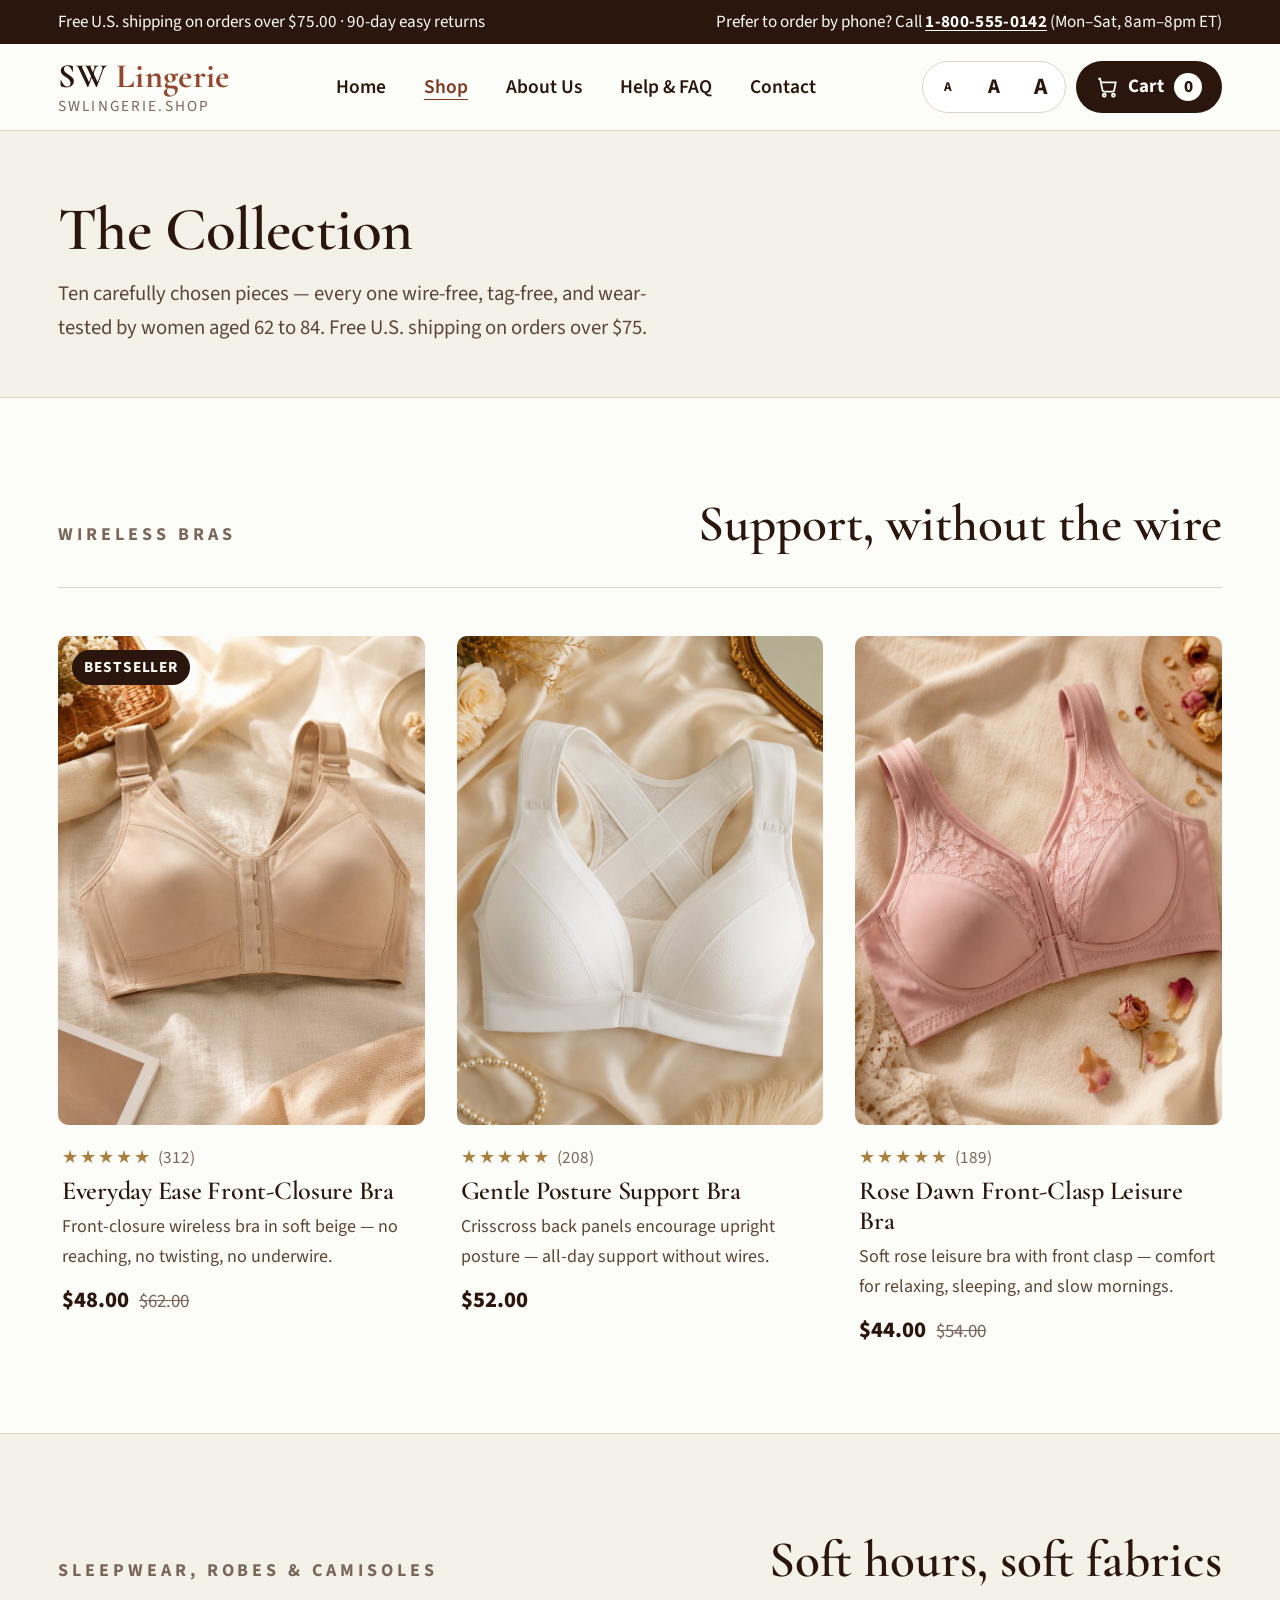
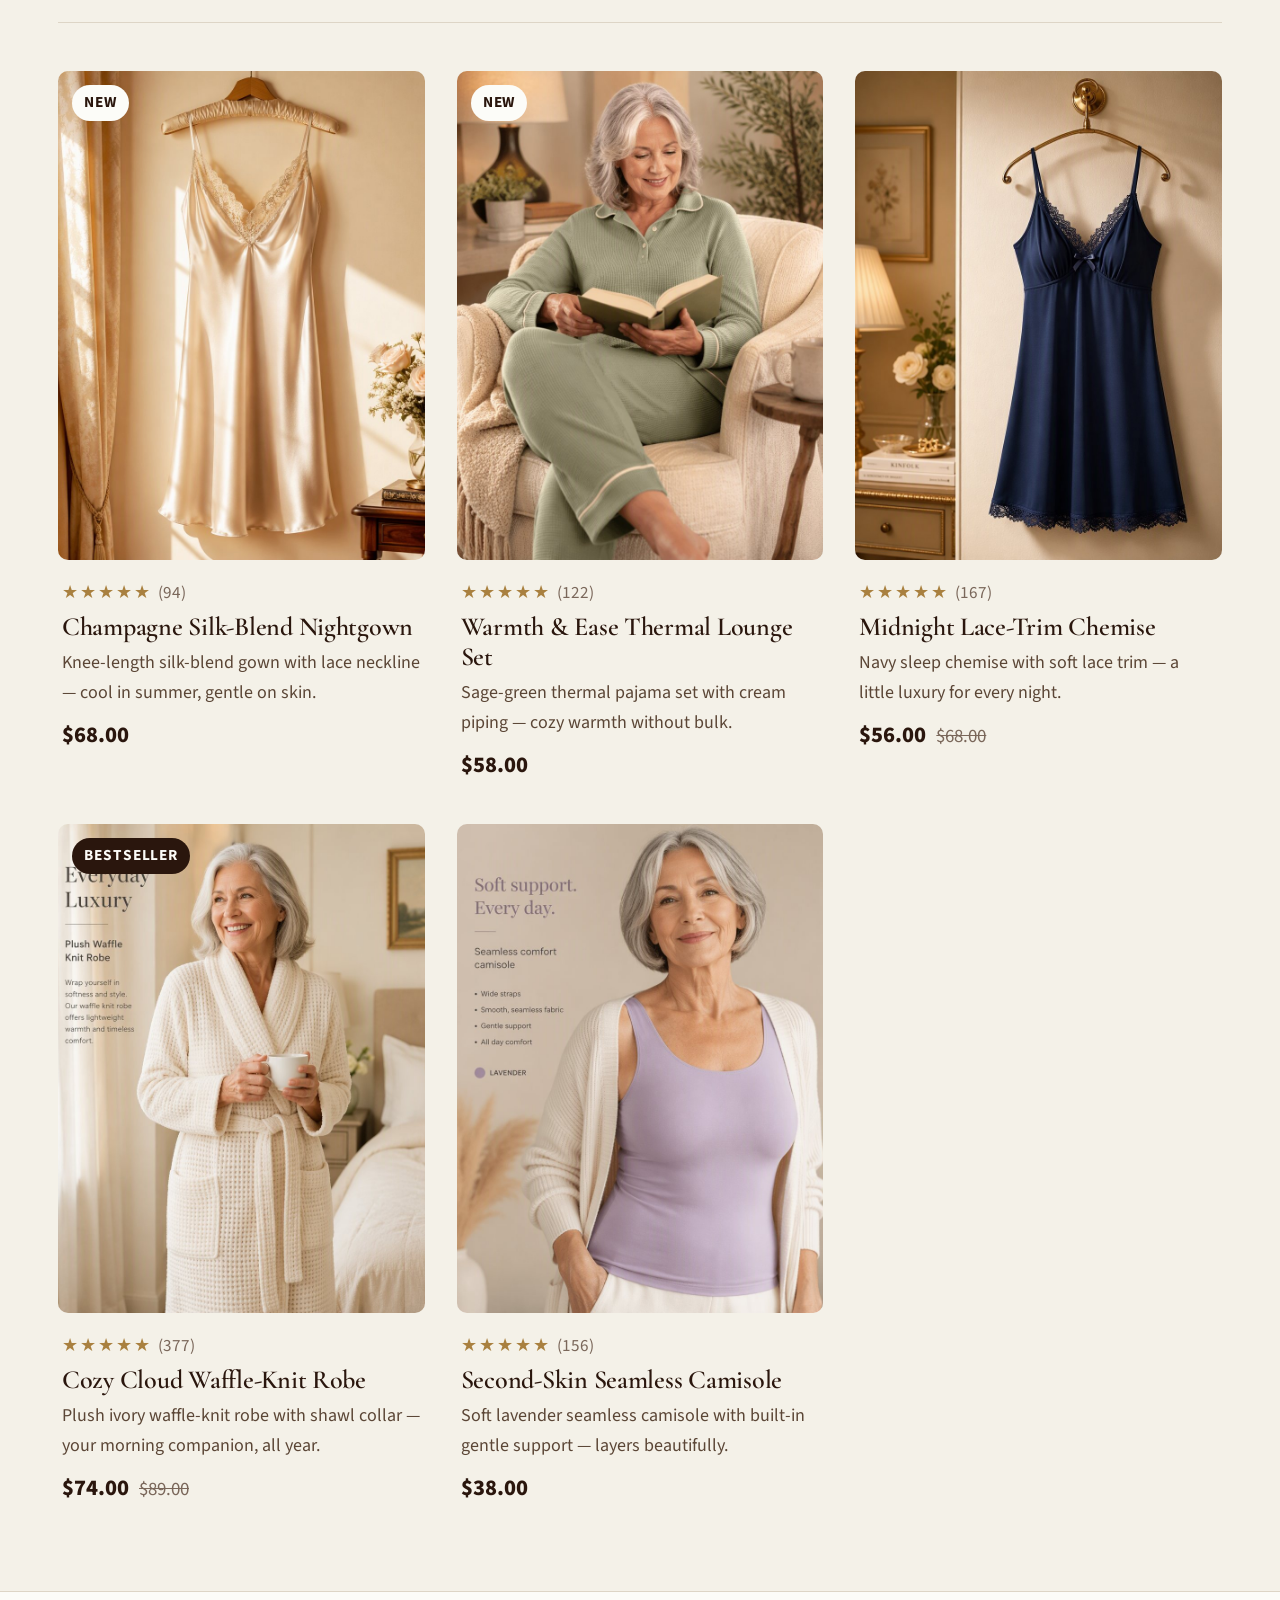
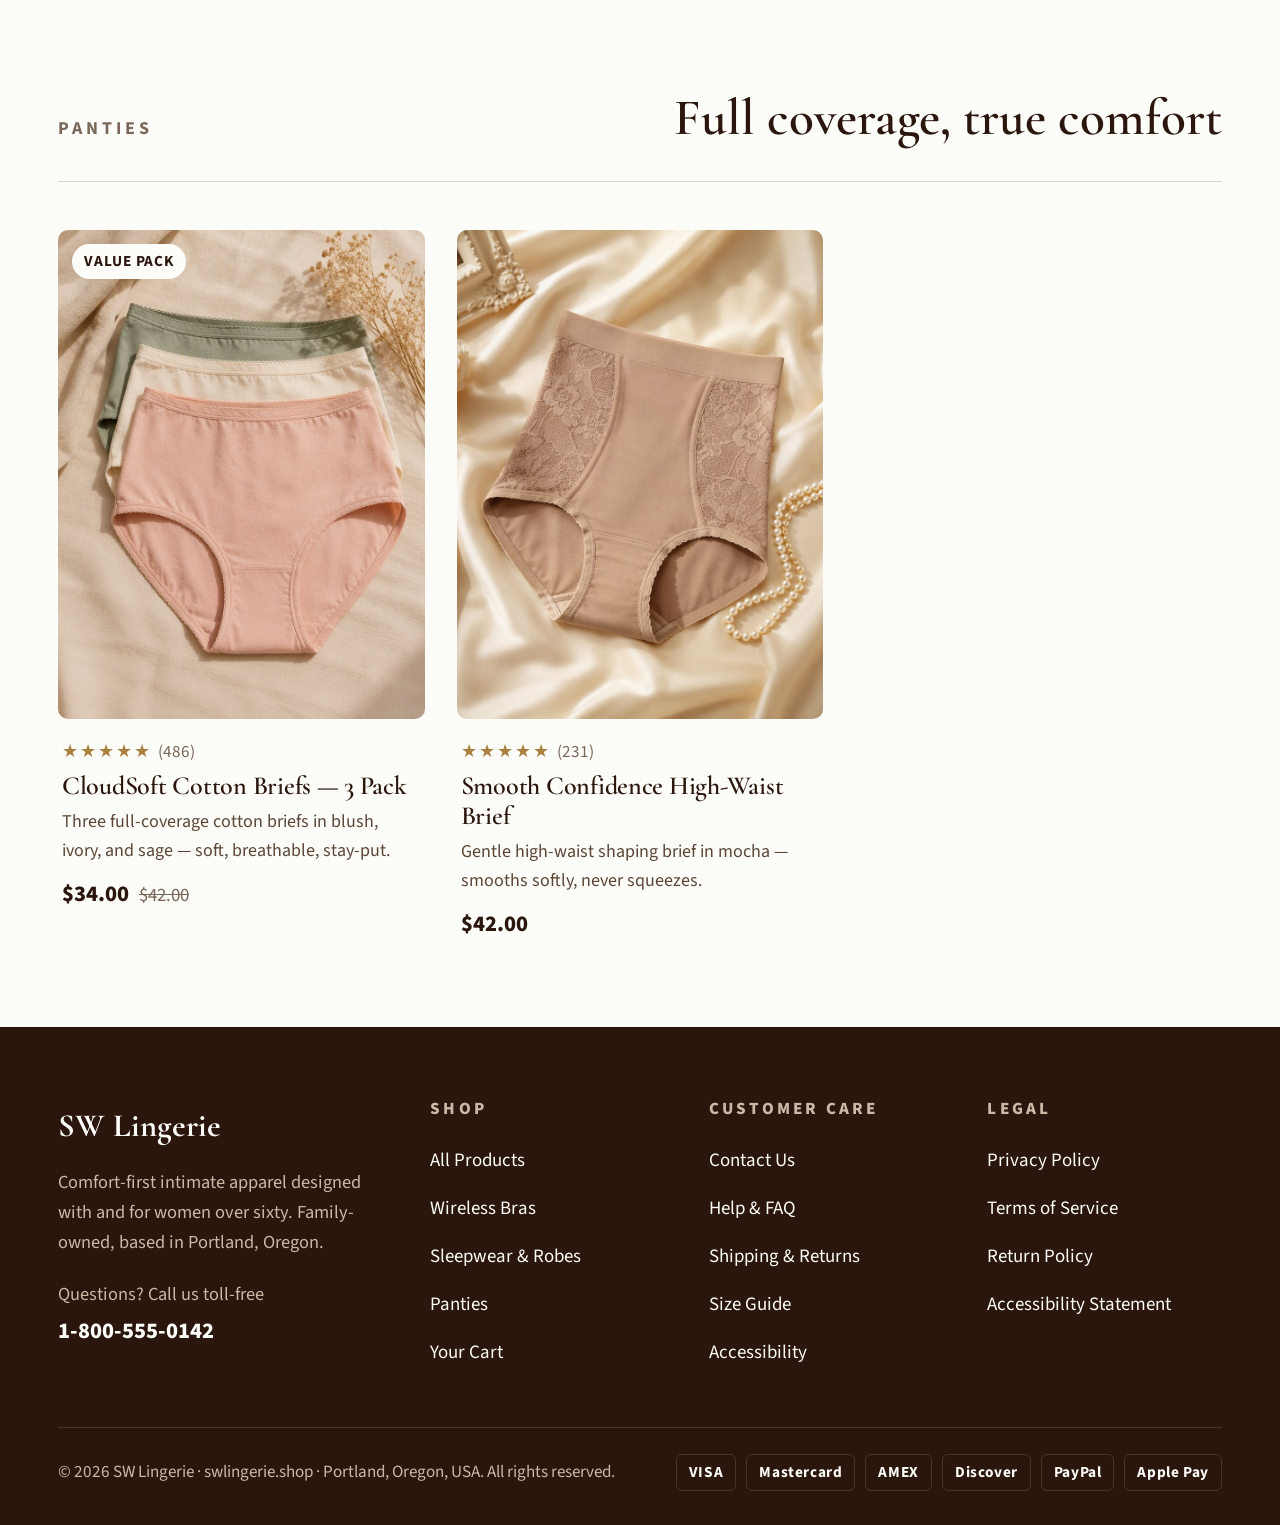
<file: shop.html>
<!DOCTYPE html>
<html lang="en">
<head>
<meta charset="UTF-8">
<meta name="viewport" content="width=device-width, initial-scale=1.0">
<title>Shop All 10 Products — SW Lingerie | swlingerie.shop</title>
<meta name="description" content="Shop wire-free front-closure bras, full-coverage cotton briefs, nightgowns, robes and lounge sets — all designed for women over sixty. Free U.S. shipping over $75.">
<link rel="preconnect" href="https://fonts.googleapis.com">
<link rel="preconnect" href="https://fonts.gstatic.com" crossorigin>
<link href="https://fonts.googleapis.com/css2?family=Cormorant+Garamond:wght@500;600;700&family=Source+Sans+3:wght@400;600;700;800&display=swap" rel="stylesheet">
<link rel="stylesheet" href="css/style.css">
<link rel="icon" href="data:image/svg+xml,<svg xmlns='http://www.w3.org/2000/svg' viewBox='0 0 100 100'><circle cx='50' cy='50' r='46' fill='%232a160d'/><text x='50' y='66' font-size='46' text-anchor='middle' fill='%23fcfcf8' font-family='Georgia'>SW</text></svg>">
</head>
<body>
<div id="site-header" data-page="shop"></div>

<main id="main">
  <section class="page-hero">
    <div class="wrap">
      <h1>The Collection</h1>
      <p class="sub">Ten carefully chosen pieces — every one wire-free, tag-free, and wear-tested by women aged 62 to 84. Free U.S. shipping on orders over $75.</p>
    </div>
  </section>

  <section class="section" id="bras">
    <div class="wrap">
      <div class="split-heading">
        <span class="sh-left">Wireless Bras</span>
        <span class="sh-right">Support, without the wire</span>
      </div>
      <div class="product-grid" data-cat-grid="Wireless Bras"></div>
    </div>
  </section>

  <section class="section section-alt" id="sleepwear">
    <div class="wrap">
      <div class="split-heading">
        <span class="sh-left">Sleepwear, Robes & Camisoles</span>
        <span class="sh-right">Soft hours, soft fabrics</span>
      </div>
      <div class="product-grid" data-cat-grid="Sleepwear"></div>
      <div class="product-grid" style="margin-top:40px" data-cat-grid="RobesCamisoles"></div>
    </div>
  </section>

  <section class="section" id="panties">
    <div class="wrap">
      <div class="split-heading">
        <span class="sh-left">Panties</span>
        <span class="sh-right">Full coverage, true comfort</span>
      </div>
      <div class="product-grid" data-cat-grid="Panties"></div>
    </div>
  </section>
</main>

<div id="site-footer"></div>

<script src="js/products.js"></script>
<script src="js/cart.js"></script>
<script src="js/main.js"></script>
<script>
function cardHTML(p) {
  return `
    <a class="product-card reveal" href="product.html?id=${p.id}">
      <div class="p-img">
        ${p.badge ? `<span class="p-badge ${p.badge === "Bestseller" ? "badge-bestseller" : ""}">${p.badge}</span>` : ""}
        <img src="${p.image}" alt="${p.name}" loading="lazy">
      </div>
      <div class="p-info">
        <div class="p-rating" aria-label="Rated ${p.rating} out of 5">${starsHTML(p.rating)} <span class="count">(${p.reviews})</span></div>
        <h3>${p.name}</h3>
        <p class="p-desc">${p.short}</p>
        <p class="p-price">${formatUSD(p.price)}${p.compareAt ? `<span class="compare">${formatUSD(p.compareAt)}</span>` : ""}</p>
      </div>
    </a>`;
}
document.querySelector('[data-cat-grid="Wireless Bras"]').innerHTML =
  PRODUCTS.filter(p => p.category === "Wireless Bras").map(cardHTML).join("");
document.querySelector('[data-cat-grid="Sleepwear"]').innerHTML =
  PRODUCTS.filter(p => p.category === "Sleepwear").map(cardHTML).join("");
document.querySelector('[data-cat-grid="RobesCamisoles"]').innerHTML =
  PRODUCTS.filter(p => p.category === "Robes" || p.category === "Camisoles").map(cardHTML).join("");
document.querySelector('[data-cat-grid="Panties"]').innerHTML =
  PRODUCTS.filter(p => p.category === "Panties").map(cardHTML).join("");
</script>
</body>
</html>
</file>
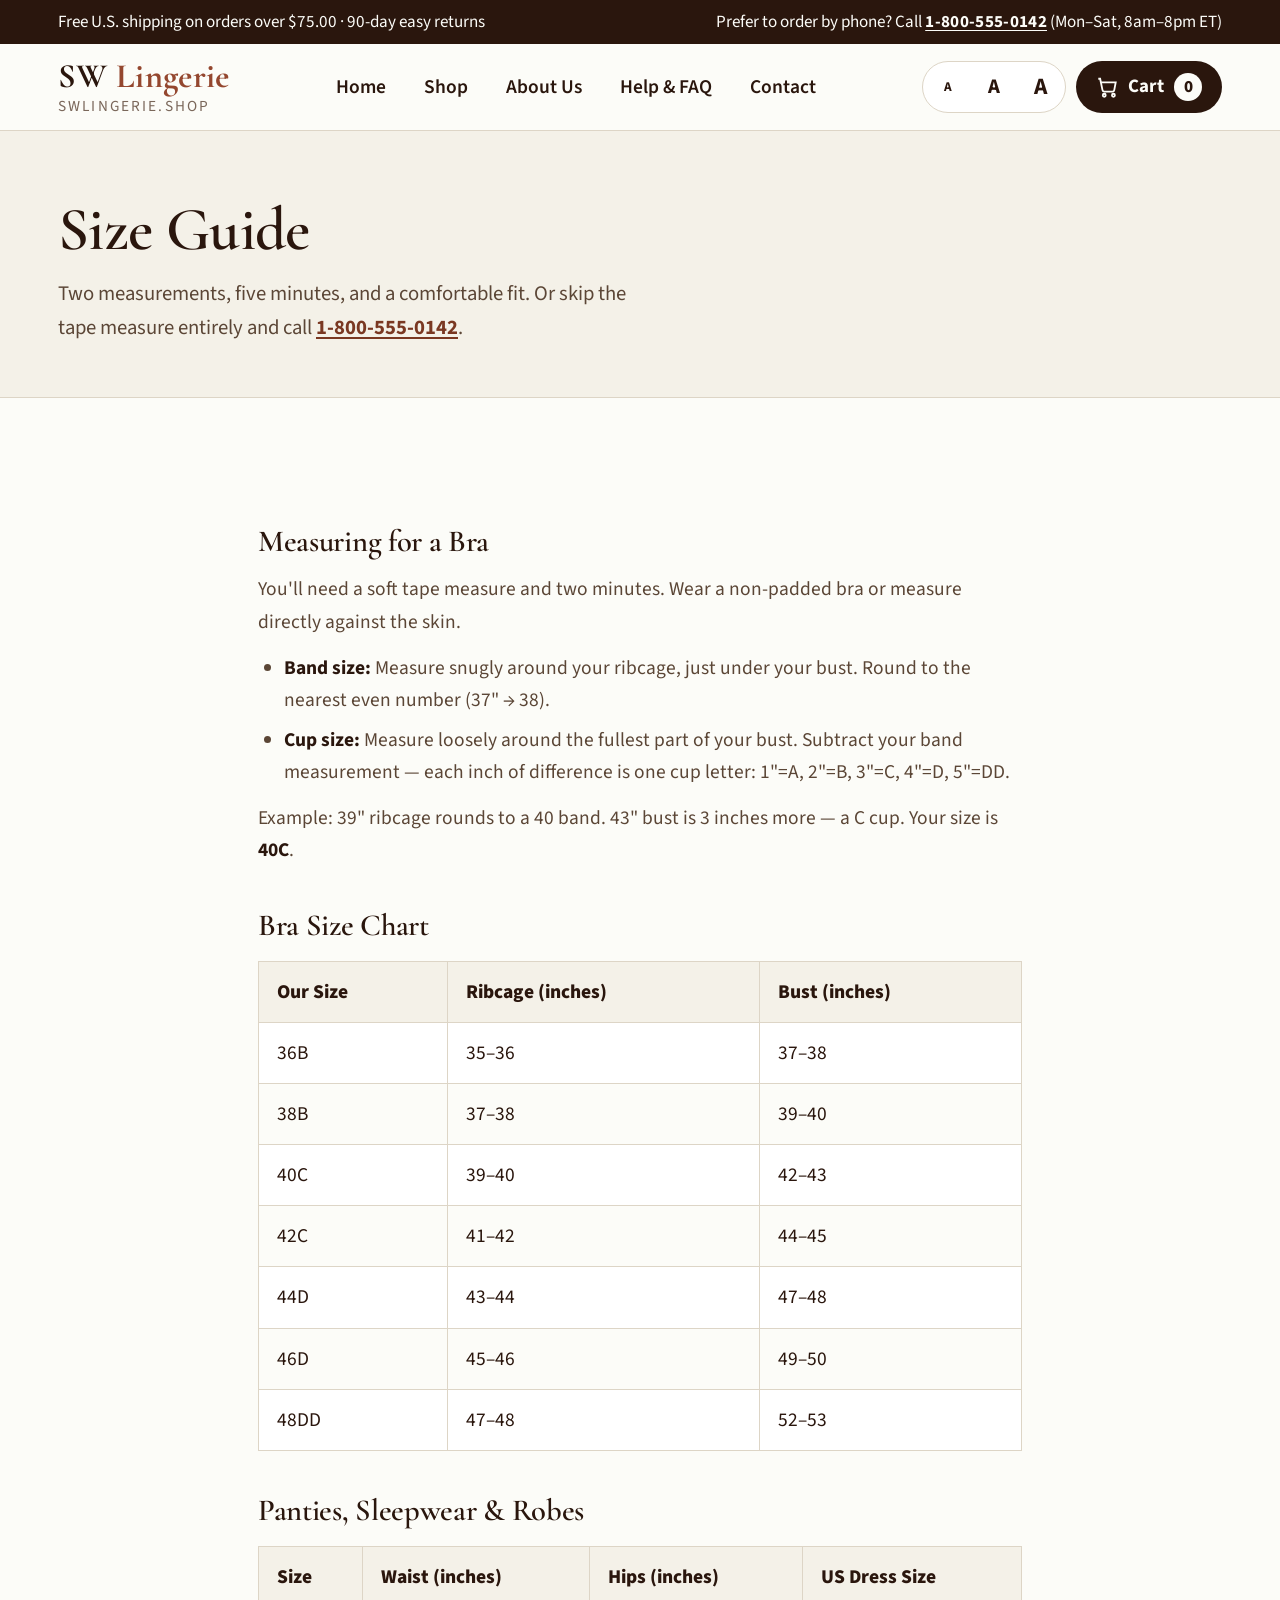
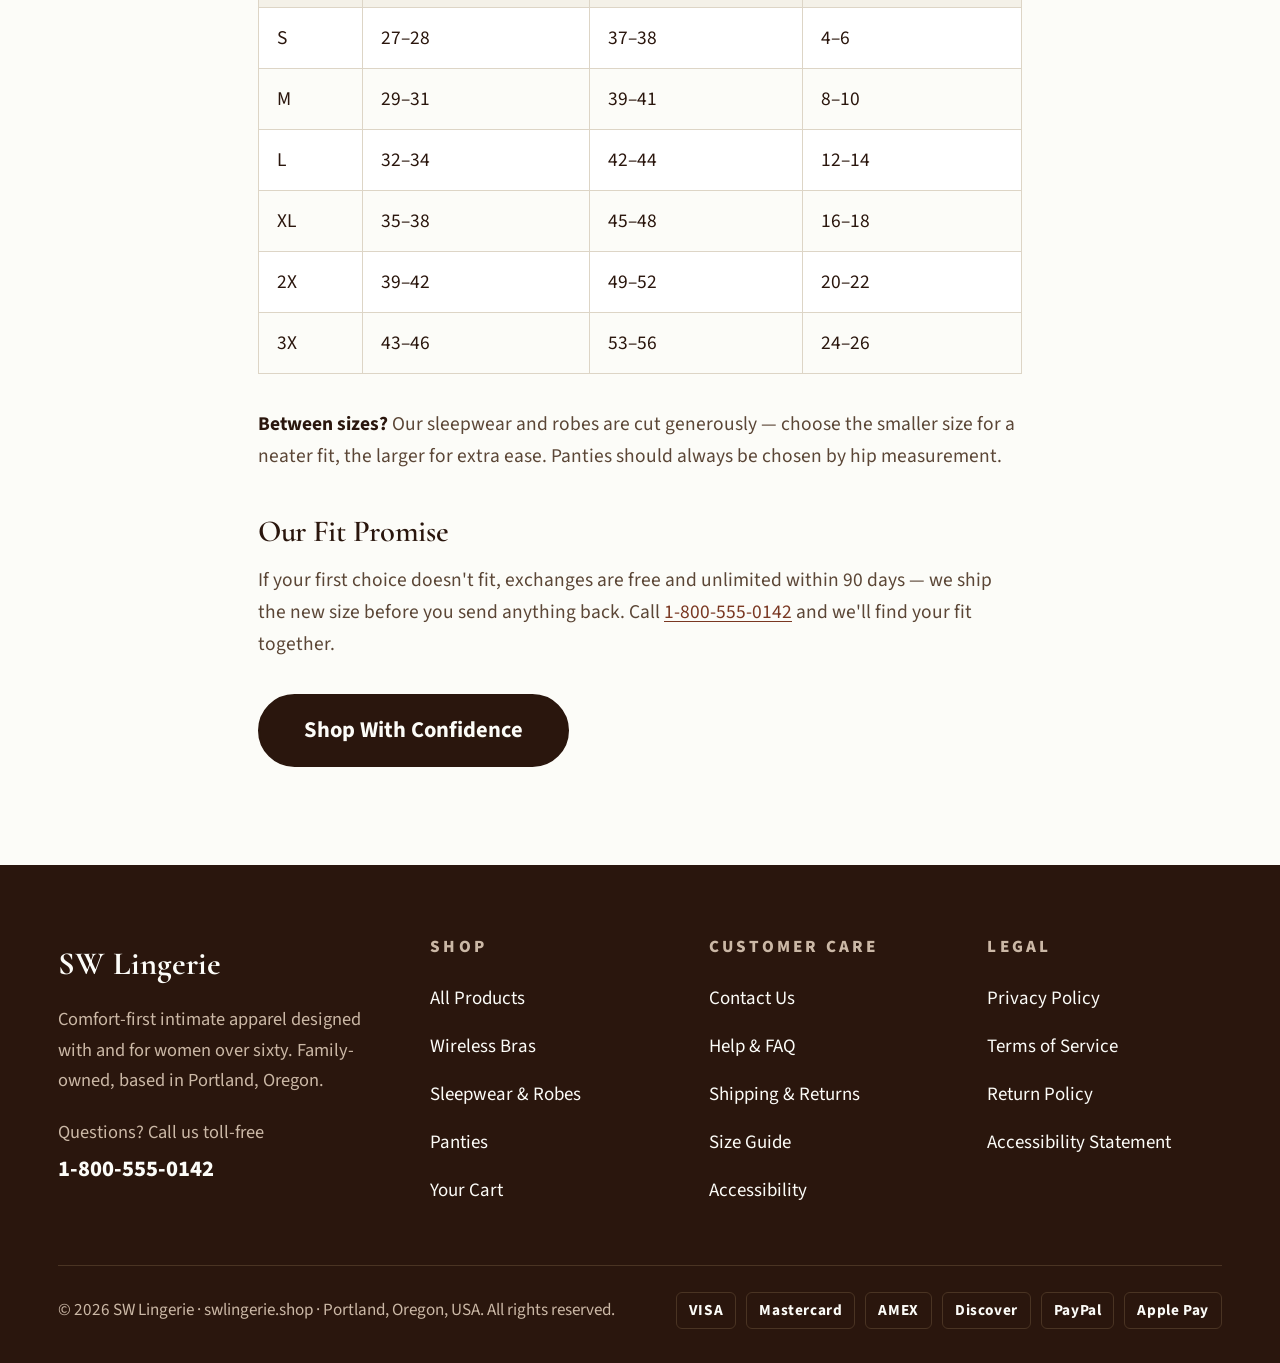
<file: size-guide.html>
<!DOCTYPE html>
<html lang="en">
<head>
<meta charset="UTF-8">
<meta name="viewport" content="width=device-width, initial-scale=1.0">
<title>Size Guide — SW Lingerie | swlingerie.shop</title>
<meta name="description" content="Simple measuring guide and size charts for bras, panties, and sleepwear.">
<link rel="preconnect" href="https://fonts.googleapis.com">
<link rel="preconnect" href="https://fonts.gstatic.com" crossorigin>
<link href="https://fonts.googleapis.com/css2?family=Cormorant+Garamond:wght@500;600;700&family=Source+Sans+3:wght@400;600;700;800&display=swap" rel="stylesheet">
<link rel="stylesheet" href="css/style.css">
<link rel="icon" href="data:image/svg+xml,<svg xmlns='http://www.w3.org/2000/svg' viewBox='0 0 100 100'><circle cx='50' cy='50' r='46' fill='%232a160d'/><text x='50' y='66' font-size='46' text-anchor='middle' fill='%23fcfcf8' font-family='Georgia'>SW</text></svg>">
<style>
.size-table { width:100%; border-collapse:collapse; margin:18px 0 34px; font-size:1.08rem; }
.size-table th, .size-table td { border:1px solid var(--line); padding:14px 18px; text-align:left; }
.size-table th { background:var(--cream-2); font-weight:800; }
.size-table tr:nth-child(even) td { background:#fff; }
</style>
</head>
<body>
<div id="site-header" data-page=""></div>

<main id="main">
  <section class="page-hero">
    <div class="wrap">
      <h1>Size Guide</h1>
      <p class="sub">Two measurements, five minutes, and a comfortable fit. Or skip the tape measure entirely and call <a href="tel:+18005550142" style="font-weight:700">1-800-555-0142</a>.</p>
    </div>
  </section>

  <section class="section">
    <div class="wrap prose">

      <h2>Measuring for a Bra</h2>
      <p>You'll need a soft tape measure and two minutes. Wear a non-padded bra or measure directly against the skin.</p>
      <ul>
        <li><strong>Band size:</strong> Measure snugly around your ribcage, just under your bust. Round to the nearest even number (37" → 38).</li>
        <li><strong>Cup size:</strong> Measure loosely around the fullest part of your bust. Subtract your band measurement — each inch of difference is one cup letter: 1"=A, 2"=B, 3"=C, 4"=D, 5"=DD.</li>
      </ul>
      <p>Example: 39" ribcage rounds to a 40 band. 43" bust is 3 inches more — a C cup. Your size is <strong>40C</strong>.</p>

      <h2>Bra Size Chart</h2>
      <table class="size-table">
        <tr><th>Our Size</th><th>Ribcage (inches)</th><th>Bust (inches)</th></tr>
        <tr><td>36B</td><td>35–36</td><td>37–38</td></tr>
        <tr><td>38B</td><td>37–38</td><td>39–40</td></tr>
        <tr><td>40C</td><td>39–40</td><td>42–43</td></tr>
        <tr><td>42C</td><td>41–42</td><td>44–45</td></tr>
        <tr><td>44D</td><td>43–44</td><td>47–48</td></tr>
        <tr><td>46D</td><td>45–46</td><td>49–50</td></tr>
        <tr><td>48DD</td><td>47–48</td><td>52–53</td></tr>
      </table>

      <h2>Panties, Sleepwear & Robes</h2>
      <table class="size-table">
        <tr><th>Size</th><th>Waist (inches)</th><th>Hips (inches)</th><th>US Dress Size</th></tr>
        <tr><td>S</td><td>27–28</td><td>37–38</td><td>4–6</td></tr>
        <tr><td>M</td><td>29–31</td><td>39–41</td><td>8–10</td></tr>
        <tr><td>L</td><td>32–34</td><td>42–44</td><td>12–14</td></tr>
        <tr><td>XL</td><td>35–38</td><td>45–48</td><td>16–18</td></tr>
        <tr><td>2X</td><td>39–42</td><td>49–52</td><td>20–22</td></tr>
        <tr><td>3X</td><td>43–46</td><td>53–56</td><td>24–26</td></tr>
      </table>
      <p><strong>Between sizes?</strong> Our sleepwear and robes are cut generously — choose the smaller size for a neater fit, the larger for extra ease. Panties should always be chosen by hip measurement.</p>

      <h2>Our Fit Promise</h2>
      <p>If your first choice doesn't fit, exchanges are free and unlimited within 90 days — we ship the new size before you send anything back. Call <a href="tel:+18005550142">1-800-555-0142</a> and we'll find your fit together.</p>

      <p style="margin-top:34px"><a class="btn btn-primary btn-lg" href="shop.html">Shop With Confidence</a></p>
    </div>
  </section>
</main>

<div id="site-footer"></div>
<script src="js/products.js"></script>
<script src="js/cart.js"></script>
<script src="js/main.js"></script>
</body>
</html>
</file>
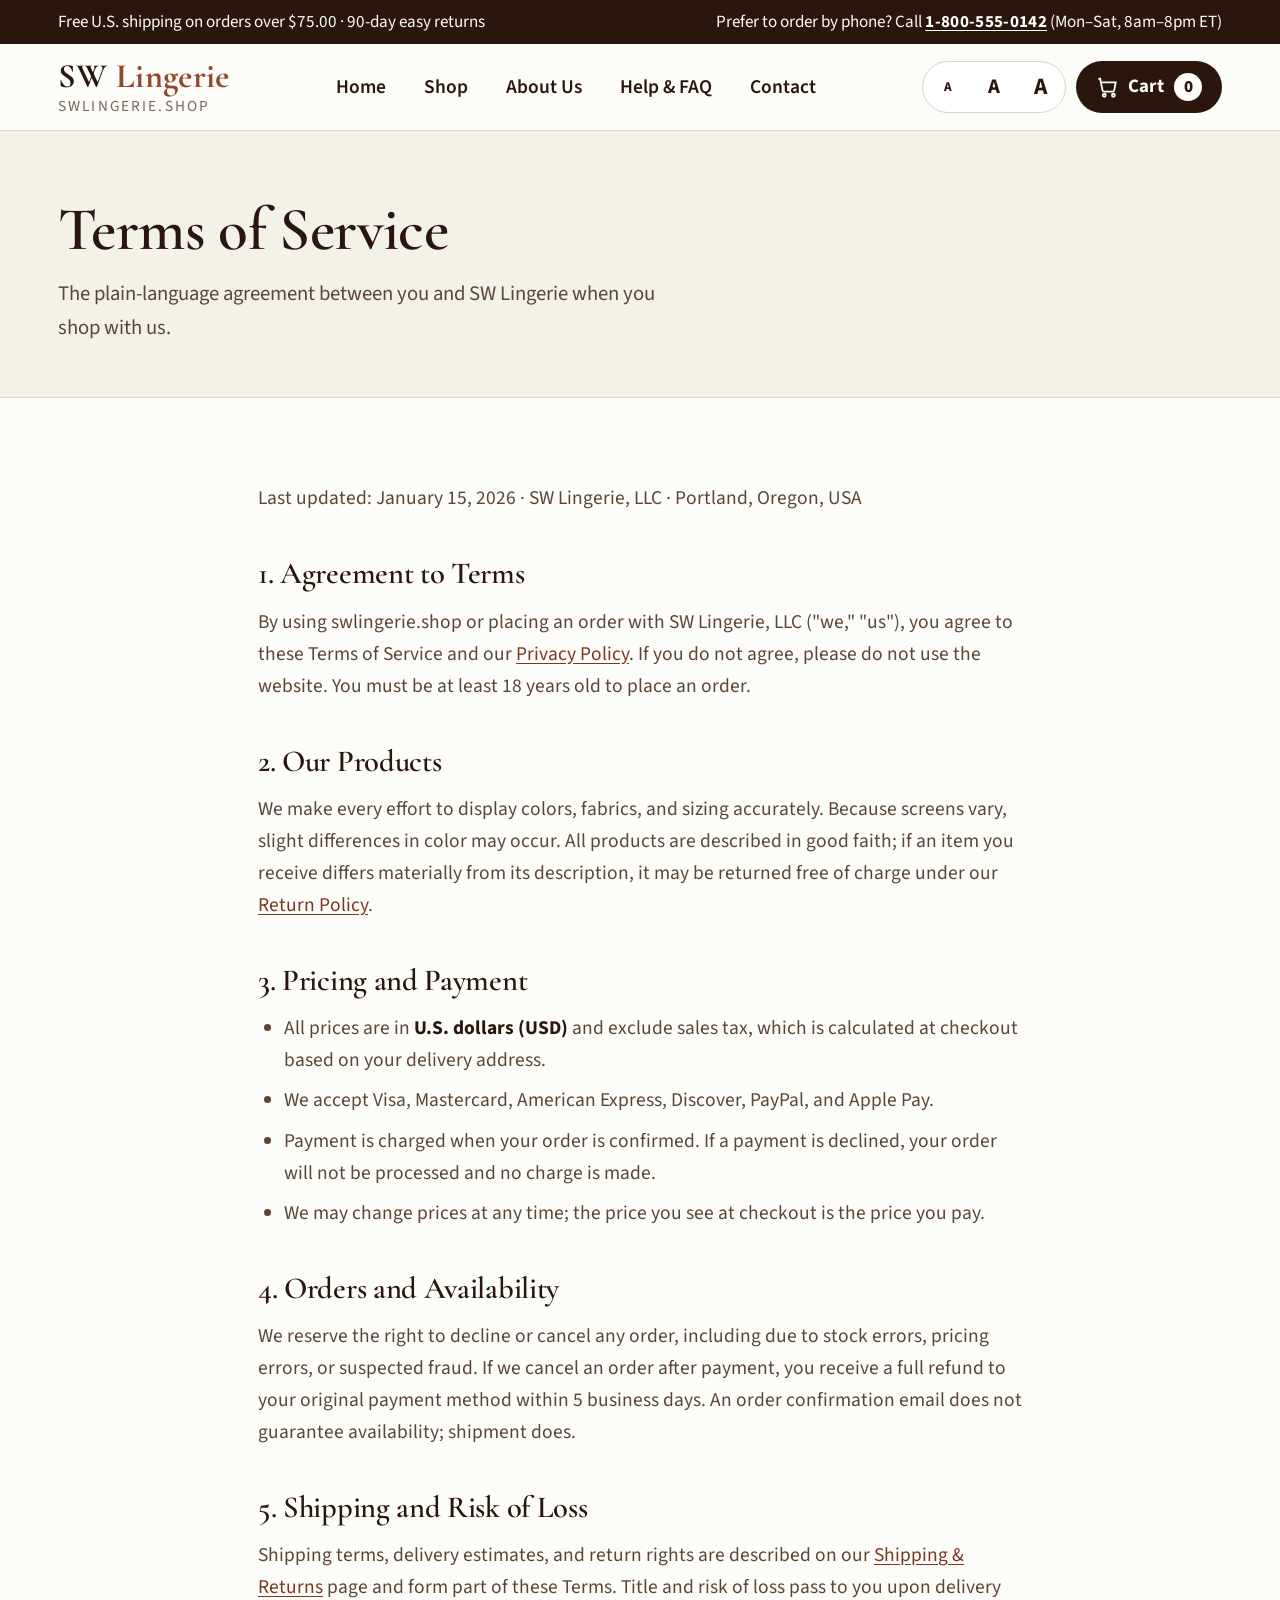
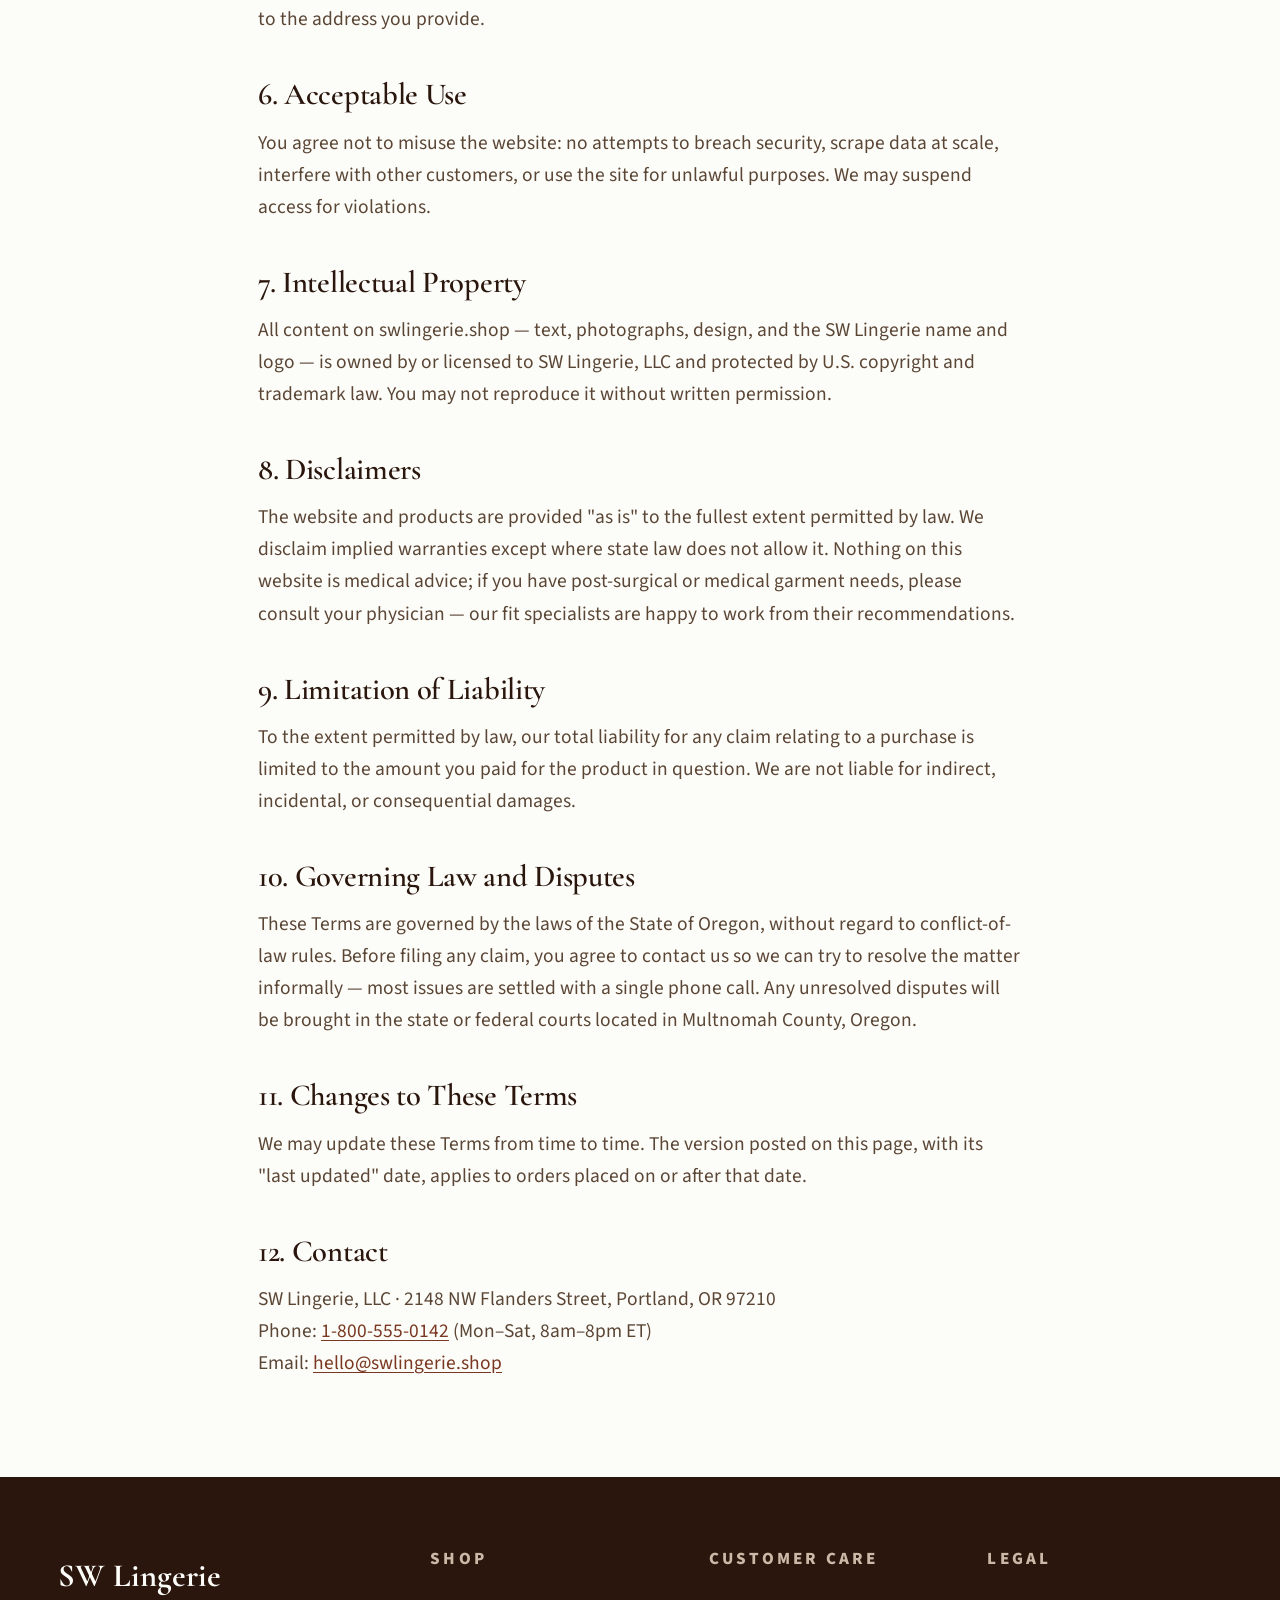
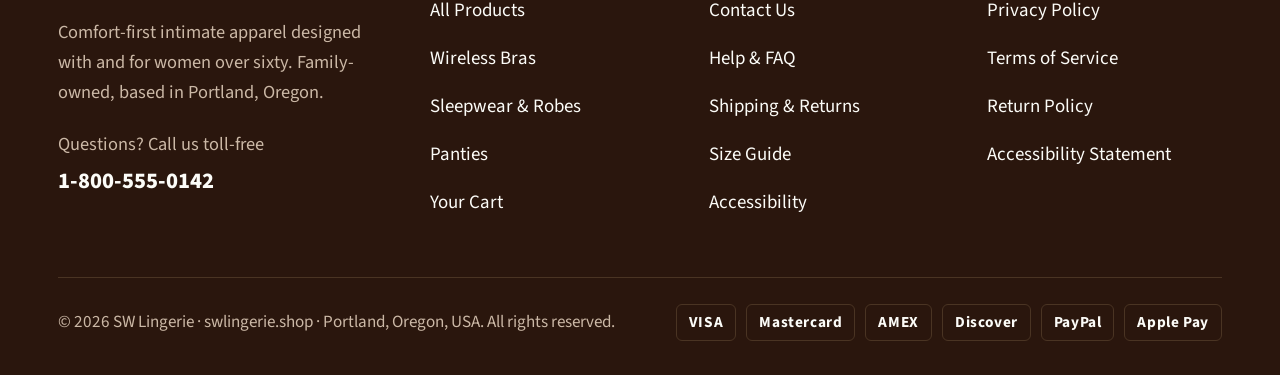
<file: terms-of-service.html>
<!DOCTYPE html>
<html lang="en">
<head>
<meta charset="UTF-8">
<meta name="viewport" content="width=device-width, initial-scale=1.0">
<title>Terms of Service — SW Lingerie | swlingerie.shop</title>
<meta name="description" content="The terms that govern your use of swlingerie.shop and purchases from SW Lingerie.">
<link rel="preconnect" href="https://fonts.googleapis.com">
<link rel="preconnect" href="https://fonts.gstatic.com" crossorigin>
<link href="https://fonts.googleapis.com/css2?family=Cormorant+Garamond:wght@500;600;700&family=Source+Sans+3:wght@400;600;700;800&display=swap" rel="stylesheet">
<link rel="stylesheet" href="css/style.css">
<link rel="icon" href="data:image/svg+xml,<svg xmlns='http://www.w3.org/2000/svg' viewBox='0 0 100 100'><circle cx='50' cy='50' r='46' fill='%232a160d'/><text x='50' y='66' font-size='46' text-anchor='middle' fill='%23fcfcf8' font-family='Georgia'>SW</text></svg>">
</head>
<body>
<div id="site-header" data-page=""></div>

<main id="main">
  <section class="page-hero">
    <div class="wrap">
      <h1>Terms of Service</h1>
      <p class="sub">The plain-language agreement between you and SW Lingerie when you shop with us.</p>
    </div>
  </section>

  <section class="section">
    <div class="wrap prose">
      <p class="updated-note">Last updated: January 15, 2026 · SW Lingerie, LLC · Portland, Oregon, USA</p>

      <h2>1. Agreement to Terms</h2>
      <p>By using swlingerie.shop or placing an order with SW Lingerie, LLC ("we," "us"), you agree to these Terms of Service and our <a href="privacy-policy.html">Privacy Policy</a>. If you do not agree, please do not use the website. You must be at least 18 years old to place an order.</p>

      <h2>2. Our Products</h2>
      <p>We make every effort to display colors, fabrics, and sizing accurately. Because screens vary, slight differences in color may occur. All products are described in good faith; if an item you receive differs materially from its description, it may be returned free of charge under our <a href="shipping-returns.html">Return Policy</a>.</p>

      <h2>3. Pricing and Payment</h2>
      <ul>
        <li>All prices are in <strong>U.S. dollars (USD)</strong> and exclude sales tax, which is calculated at checkout based on your delivery address.</li>
        <li>We accept Visa, Mastercard, American Express, Discover, PayPal, and Apple Pay.</li>
        <li>Payment is charged when your order is confirmed. If a payment is declined, your order will not be processed and no charge is made.</li>
        <li>We may change prices at any time; the price you see at checkout is the price you pay.</li>
      </ul>

      <h2>4. Orders and Availability</h2>
      <p>We reserve the right to decline or cancel any order, including due to stock errors, pricing errors, or suspected fraud. If we cancel an order after payment, you receive a full refund to your original payment method within 5 business days. An order confirmation email does not guarantee availability; shipment does.</p>

      <h2>5. Shipping and Risk of Loss</h2>
      <p>Shipping terms, delivery estimates, and return rights are described on our <a href="shipping-returns.html">Shipping & Returns</a> page and form part of these Terms. Title and risk of loss pass to you upon delivery to the address you provide.</p>

      <h2>6. Acceptable Use</h2>
      <p>You agree not to misuse the website: no attempts to breach security, scrape data at scale, interfere with other customers, or use the site for unlawful purposes. We may suspend access for violations.</p>

      <h2>7. Intellectual Property</h2>
      <p>All content on swlingerie.shop — text, photographs, design, and the SW Lingerie name and logo — is owned by or licensed to SW Lingerie, LLC and protected by U.S. copyright and trademark law. You may not reproduce it without written permission.</p>

      <h2>8. Disclaimers</h2>
      <p>The website and products are provided "as is" to the fullest extent permitted by law. We disclaim implied warranties except where state law does not allow it. Nothing on this website is medical advice; if you have post-surgical or medical garment needs, please consult your physician — our fit specialists are happy to work from their recommendations.</p>

      <h2>9. Limitation of Liability</h2>
      <p>To the extent permitted by law, our total liability for any claim relating to a purchase is limited to the amount you paid for the product in question. We are not liable for indirect, incidental, or consequential damages.</p>

      <h2>10. Governing Law and Disputes</h2>
      <p>These Terms are governed by the laws of the State of Oregon, without regard to conflict-of-law rules. Before filing any claim, you agree to contact us so we can try to resolve the matter informally — most issues are settled with a single phone call. Any unresolved disputes will be brought in the state or federal courts located in Multnomah County, Oregon.</p>

      <h2>11. Changes to These Terms</h2>
      <p>We may update these Terms from time to time. The version posted on this page, with its "last updated" date, applies to orders placed on or after that date.</p>

      <h2>12. Contact</h2>
      <p>SW Lingerie, LLC · 2148 NW Flanders Street, Portland, OR 97210<br>
      Phone: <a href="tel:+18005550142">1-800-555-0142</a> (Mon–Sat, 8am–8pm ET)<br>
      Email: <a href="mailto:hello@swlingerie.shop">hello@swlingerie.shop</a></p>
    </div>
  </section>
</main>

<div id="site-footer"></div>
<script src="js/products.js"></script>
<script src="js/cart.js"></script>
<script src="js/main.js"></script>
</body>
</html>
</file>
<file: css/style.css>
/* ============================================================
   SW Lingerie — swlingerie.shop
   Senior-first design system
   Palette: warm cream #fcfcf8 / deep brown #2a160d
   ============================================================ */

:root {
  --cream: #fcfcf8;
  --cream-2: #f4f1e8;
  --cream-3: #ece7da;
  --ink: #2a160d;
  --ink-soft: #5b4636;
  --ink-mute: #7a675a;
  --line: #ddd5c6;
  --accent: #94472f;         /* warm terracotta rose */
  --accent-dark: #7a3822;
  --accent-soft: #f3e3da;
  --gold: #a9803f;
  --success: #2e6b3e;
  --error: #b3261e;
  --focus: #c1461f;
  --serif: "Cormorant Garamond", "Georgia", "Times New Roman", serif;
  --sans: "Source Sans 3", "Segoe UI", "Helvetica Neue", Arial, sans-serif;
  --radius: 10px;
  --tap: 52px;               /* minimum comfortable tap target */
}

* { margin: 0; padding: 0; box-sizing: border-box; }

html {
  font-size: 112.5%; /* 18px base — comfortable for senior eyes */
  scroll-behavior: smooth;
}
html.text-large { font-size: 125%; }
html.text-xlarge { font-size: 137.5%; }

body {
  font-family: var(--sans);
  background: var(--cream);
  color: var(--ink);
  line-height: 1.65;
  -webkit-font-smoothing: antialiased;
}

h1, h2, h3, .serif {
  font-family: var(--serif);
  font-weight: 600;
  line-height: 1.15;
  letter-spacing: -0.01em;
}

img { max-width: 100%; display: block; }

a { color: var(--accent-dark); }
p a, li a, .text-link { text-decoration: underline; text-underline-offset: 3px; }
a:hover { color: var(--accent); }

/* Visible, generous focus state for keyboard users */
a:focus-visible, button:focus-visible, input:focus-visible,
select:focus-visible, textarea:focus-visible, [tabindex]:focus-visible {
  outline: 3px solid var(--focus);
  outline-offset: 2px;
  border-radius: 4px;
}

/* ---------- Accessibility helpers ---------- */
.skip-link {
  position: absolute;
  left: -9999px;
  top: 0;
  background: var(--ink);
  color: var(--cream);
  padding: 14px 24px;
  font-size: 1.1rem;
  font-weight: 700;
  z-index: 1000;
  text-decoration: none;
}
.skip-link:focus { left: 12px; top: 12px; }

.visually-hidden {
  position: absolute; width: 1px; height: 1px;
  clip: rect(0 0 0 0); overflow: hidden; white-space: nowrap;
}

/* ---------- Layout wrappers ---------- */
.wrap { max-width: 1220px; margin: 0 auto; padding: 0 28px; }
.wrap-narrow { max-width: 860px; margin: 0 auto; padding: 0 28px; }

/* ---------- Announcement + header ---------- */
.topbar {
  background: var(--ink);
  color: var(--cream);
  font-size: 0.95rem;
}
.topbar .wrap {
  display: flex; justify-content: space-between; align-items: center;
  gap: 16px; padding-top: 8px; padding-bottom: 8px; flex-wrap: wrap;
}
.topbar a { color: var(--cream); text-decoration: underline; text-underline-offset: 3px; }
.topbar .phone { font-weight: 700; letter-spacing: 0.02em; }

.site-header {
  background: var(--cream);
  border-bottom: 1px solid var(--line);
  position: sticky; top: 0; z-index: 200;
}
.site-header .wrap {
  display: flex; align-items: center; justify-content: space-between;
  gap: 24px; padding-top: 14px; padding-bottom: 14px; flex-wrap: wrap;
}
.brand { text-decoration: none; color: var(--ink); line-height: 1.1; }
.brand .brand-name {
  font-family: var(--serif);
  font-size: 1.9rem; font-weight: 700; letter-spacing: 0.01em; display: block;
}
.brand .brand-name em { font-style: normal; color: var(--accent); }
.brand .brand-tag {
  font-size: 0.85rem; color: var(--ink-mute); letter-spacing: 0.14em;
  text-transform: uppercase;
}

.main-nav ul {
  list-style: none; display: flex; gap: 6px; flex-wrap: wrap; align-items: center;
}
.main-nav a {
  display: inline-flex; align-items: center; min-height: var(--tap);
  padding: 8px 16px; text-decoration: none; color: var(--ink);
  font-size: 1.08rem; font-weight: 600; border-radius: 8px;
}
.main-nav a:hover { background: var(--cream-2); color: var(--accent-dark); }
.main-nav a[aria-current="page"] { color: var(--accent-dark); text-decoration: underline; text-underline-offset: 6px; }

.header-actions { display: flex; align-items: center; gap: 10px; }

.text-size-control {
  display: flex; align-items: center; gap: 2px;
  border: 1px solid var(--line); border-radius: 999px; padding: 3px;
  background: #fff;
}
.text-size-control button {
  border: 0; background: transparent; color: var(--ink);
  min-width: 44px; min-height: 44px; border-radius: 999px;
  font-weight: 700; cursor: pointer; font-family: var(--sans);
}
.text-size-control button:hover { background: var(--cream-2); }
.text-size-control button.active { background: var(--ink); color: var(--cream); }

.cart-link {
  position: relative; display: inline-flex; align-items: center; gap: 10px;
  min-height: var(--tap); padding: 8px 20px;
  background: var(--ink); color: var(--cream); text-decoration: none;
  border-radius: 999px; font-weight: 700; font-size: 1.05rem;
}
.cart-link:hover { background: var(--accent-dark); color: var(--cream); }
.cart-count {
  background: var(--cream); color: var(--ink);
  min-width: 28px; height: 28px; border-radius: 999px;
  display: inline-flex; align-items: center; justify-content: center;
  font-weight: 800; font-size: 0.95rem; padding: 0 6px;
}

/* ---------- Hero ---------- */
.hero {
  position: relative; background: var(--cream-2);
  border-bottom: 1px solid var(--line); overflow: hidden;
}
.hero-inner {
  display: grid; grid-template-columns: 1fr 1.1fr; gap: 48px;
  align-items: center; max-width: 1220px; margin: 0 auto;
  padding: 64px 28px;
}
.hero-copy .eyebrow {
  font-size: 0.95rem; letter-spacing: 0.22em; text-transform: uppercase;
  color: var(--accent-dark); font-weight: 700; margin-bottom: 18px;
}
.hero-copy h1 { font-size: clamp(2.6rem, 5vw, 4.2rem); margin-bottom: 22px; }
.hero-copy p.lede { font-size: 1.3rem; color: var(--ink-soft); max-width: 34ch; margin-bottom: 34px; }
.hero-image { border-radius: var(--radius); overflow: hidden; }
.hero-image img { width: 100%; height: 100%; object-fit: cover; aspect-ratio: 16/11; }

/* ---------- Buttons ---------- */
.btn {
  display: inline-flex; align-items: center; justify-content: center; gap: 10px;
  min-height: var(--tap); padding: 14px 34px;
  font-family: var(--sans); font-size: 1.12rem; font-weight: 700;
  border-radius: 999px; cursor: pointer; text-decoration: none;
  border: 2px solid var(--ink); transition: background .2s ease, color .2s ease, border-color .2s ease;
}
.btn-primary { background: var(--ink); color: var(--cream); }
.btn-primary:hover { background: var(--accent-dark); border-color: var(--accent-dark); color: var(--cream); }
.btn-outline { background: transparent; color: var(--ink); }
.btn-outline:hover { background: var(--ink); color: var(--cream); }
.btn-accent { background: var(--accent); border-color: var(--accent); color: #fff; }
.btn-accent:hover { background: var(--accent-dark); border-color: var(--accent-dark); }
.btn-block { width: 100%; }
.btn-lg { min-height: 62px; font-size: 1.25rem; padding: 16px 44px; }
.btn[disabled] { opacity: .55; cursor: not-allowed; }

/* ---------- Sections ---------- */
.section { padding: 84px 0; }
.section-tight { padding: 56px 0; }
.section-alt { background: var(--cream-2); border-top: 1px solid var(--line); border-bottom: 1px solid var(--line); }
.section-dark { background: var(--ink); color: var(--cream); }
.section-dark h2 { color: var(--cream); }

.split-heading {
  display: flex; justify-content: space-between; align-items: baseline;
  gap: 24px; border-bottom: 1px solid var(--line);
  padding-bottom: 20px; margin-bottom: 48px; flex-wrap: wrap;
}
.split-heading .sh-left { font-size: 1rem; letter-spacing: 0.22em; text-transform: uppercase; color: var(--ink-mute); font-weight: 700; }
.split-heading .sh-right { font-family: var(--serif); font-size: clamp(2rem, 4vw, 3rem); font-weight: 600; }

/* ---------- Value props ---------- */
.values { display: grid; grid-template-columns: repeat(4, 1fr); gap: 0; }
.value-item { padding: 34px 28px; border-left: 1px solid var(--line); }
.value-item:first-child { border-left: 0; padding-left: 0; }
.value-item h3 { font-size: 1.5rem; margin-bottom: 10px; }
.value-item p { color: var(--ink-soft); font-size: 1.02rem; }
.value-icon { width: 42px; height: 42px; margin-bottom: 16px; color: var(--accent-dark); }

/* ---------- Product grid ---------- */
.product-grid {
  display: grid; grid-template-columns: repeat(3, 1fr); gap: 40px 32px;
}
.product-card { text-decoration: none; color: var(--ink); display: block; }
.product-card .p-img {
  border-radius: var(--radius); overflow: hidden; background: var(--cream-3);
  aspect-ratio: 3/4; position: relative;
}
.product-card .p-img img { width: 100%; height: 100%; object-fit: cover; transition: transform .5s ease; }
.product-card:hover .p-img img { transform: scale(1.03); }
.p-badge {
  position: absolute; top: 14px; left: 14px;
  background: var(--cream); color: var(--ink);
  font-size: 0.85rem; font-weight: 700; letter-spacing: 0.06em;
  padding: 5px 12px; border-radius: 999px; text-transform: uppercase;
}
.p-badge.badge-bestseller { background: var(--ink); color: var(--cream); }
.product-card .p-info { padding: 18px 4px 0; }
.product-card h3 { font-size: 1.45rem; margin-bottom: 6px; }
.product-card .p-desc { color: var(--ink-soft); font-size: 1rem; margin-bottom: 10px; }
.p-price { font-size: 1.25rem; font-weight: 800; }
.p-price .compare { color: var(--ink-mute); font-weight: 400; text-decoration: line-through; margin-left: 10px; font-size: 1.05rem; }
.p-rating { color: var(--gold); font-size: 1rem; letter-spacing: 2px; margin-bottom: 4px; }
.p-rating span.count { color: var(--ink-mute); letter-spacing: 0; font-size: 0.95rem; }

/* ---------- Product detail ---------- */
.pd-layout { display: grid; grid-template-columns: 1.05fr 1fr; gap: 64px; align-items: start; }
.pd-image { border-radius: var(--radius); overflow: hidden; background: var(--cream-3); }
.pd-image img { width: 100%; aspect-ratio: 3/4; object-fit: cover; }
.pd-info h1 { font-size: clamp(2.2rem, 4vw, 3.2rem); margin: 6px 0 14px; }
.pd-cat { font-size: 0.95rem; letter-spacing: 0.2em; text-transform: uppercase; color: var(--accent-dark); font-weight: 700; }
.pd-price { font-size: 1.9rem; font-weight: 800; margin: 14px 0 6px; }
.pd-price .compare { color: var(--ink-mute); font-weight: 400; text-decoration: line-through; font-size: 1.3rem; margin-left: 12px; }
.pd-desc { color: var(--ink-soft); font-size: 1.12rem; margin: 18px 0 26px; }
.pd-features { list-style: none; margin: 0 0 30px; }
.pd-features li { padding: 10px 0 10px 34px; position: relative; border-bottom: 1px solid var(--line); font-size: 1.05rem; }
.pd-features li::before {
  content: ""; position: absolute; left: 2px; top: 16px;
  width: 16px; height: 16px; border-radius: 50%;
  background: var(--accent-soft); border: 2px solid var(--accent);
}
.option-label { font-weight: 800; font-size: 1.1rem; margin: 22px 0 10px; display: block; }
.size-row { display: flex; gap: 10px; flex-wrap: wrap; }
.size-btn {
  min-width: 58px; min-height: var(--tap); padding: 8px 16px;
  border: 2px solid var(--line); background: #fff; border-radius: 8px;
  font-size: 1.1rem; font-weight: 700; cursor: pointer; color: var(--ink);
}
.size-btn:hover { border-color: var(--ink); }
.size-btn.selected { border-color: var(--ink); background: var(--ink); color: var(--cream); }
.qty-row { display: flex; align-items: center; gap: 14px; margin-top: 24px; }
.qty-control { display: flex; align-items: center; border: 2px solid var(--ink); border-radius: 999px; overflow: hidden; }
.qty-control button {
  width: 52px; height: 52px; border: 0; background: transparent;
  font-size: 1.5rem; font-weight: 700; cursor: pointer; color: var(--ink);
}
.qty-control button:hover { background: var(--cream-2); }
.qty-control input {
  width: 60px; text-align: center; border: 0; font-size: 1.2rem; font-weight: 700;
  font-family: var(--sans); color: var(--ink); background: transparent;
}
.assurance-row { display: flex; gap: 26px; flex-wrap: wrap; margin-top: 30px; padding-top: 24px; border-top: 1px solid var(--line); }
.assurance-row div { font-size: 0.98rem; color: var(--ink-soft); display: flex; align-items: center; gap: 8px; }
.assurance-row svg { width: 22px; height: 22px; color: var(--accent-dark); flex-shrink: 0; }

/* ---------- Testimonials ---------- */
.testi-grid { display: grid; grid-template-columns: repeat(3, 1fr); gap: 32px; }
.testi {
  background: var(--cream); border: 1px solid var(--line); border-radius: var(--radius);
  padding: 34px 30px;
}
.testi .stars { color: var(--gold); letter-spacing: 3px; font-size: 1.1rem; margin-bottom: 14px; }
.testi p { font-size: 1.08rem; color: var(--ink-soft); margin-bottom: 18px; }
.testi cite { font-style: normal; font-weight: 700; }
.testi .cite-detail { color: var(--ink-mute); font-size: 0.95rem; }

/* ---------- Newsletter ---------- */
.newsletter-box { max-width: 640px; margin: 0 auto; text-align: center; }
.newsletter-box h2 { font-size: clamp(2rem, 4vw, 2.8rem); margin-bottom: 14px; }
.newsletter-box p { color: var(--ink-soft); margin-bottom: 28px; font-size: 1.1rem; }
.nl-form { display: flex; gap: 12px; }
.nl-form input {
  flex: 1; min-height: 58px; padding: 12px 20px; font-size: 1.1rem;
  border: 2px solid var(--ink); border-radius: 999px; font-family: var(--sans);
  background: #fff; color: var(--ink);
}
.form-msg { margin-top: 14px; font-weight: 700; min-height: 1.6em; }
.form-msg.ok { color: var(--success); }
.form-msg.err { color: var(--error); }

/* ---------- Cart page ---------- */
.cart-layout { display: grid; grid-template-columns: 1.6fr 1fr; gap: 56px; align-items: start; }
.cart-item {
  display: grid; grid-template-columns: 120px 1fr auto; gap: 24px;
  padding: 26px 0; border-bottom: 1px solid var(--line); align-items: center;
}
.cart-item img { width: 120px; height: 150px; object-fit: cover; border-radius: 8px; }
.cart-item h3 { font-size: 1.35rem; margin-bottom: 4px; }
.cart-item .meta { color: var(--ink-mute); font-size: 0.98rem; margin-bottom: 10px; }
.cart-item .unit { color: var(--ink-soft); font-size: 1rem; }
.cart-item-right { text-align: right; display: flex; flex-direction: column; gap: 14px; align-items: flex-end; }
.cart-item .line-total { font-size: 1.25rem; font-weight: 800; }
.remove-btn {
  background: none; border: 0; color: var(--accent-dark); text-decoration: underline;
  text-underline-offset: 3px; font-size: 1rem; cursor: pointer; font-family: var(--sans);
  min-height: 44px; padding: 6px 8px;
}
.summary-card {
  background: var(--cream-2); border: 1px solid var(--line); border-radius: var(--radius);
  padding: 34px 30px; position: sticky; top: 110px;
}
.summary-card h2 { font-size: 1.7rem; margin-bottom: 20px; }
.summary-row { display: flex; justify-content: space-between; padding: 9px 0; font-size: 1.08rem; }
.summary-row.total { border-top: 2px solid var(--ink); margin-top: 12px; padding-top: 18px; font-size: 1.35rem; font-weight: 800; }
.summary-note { font-size: 0.95rem; color: var(--ink-mute); margin: 12px 0 22px; }
.empty-cart { text-align: center; padding: 80px 0; }
.empty-cart h2 { font-size: 2.2rem; margin-bottom: 16px; }
.empty-cart p { color: var(--ink-soft); font-size: 1.15rem; margin-bottom: 30px; }

/* ---------- Checkout ---------- */
.checkout-layout { display: grid; grid-template-columns: 1.5fr 1fr; gap: 56px; align-items: start; }
.checkout-step { margin-bottom: 44px; }
.step-head {
  display: flex; align-items: center; gap: 16px; margin-bottom: 22px;
  padding-bottom: 14px; border-bottom: 1px solid var(--line);
}
.step-num {
  width: 44px; height: 44px; border-radius: 50%; background: var(--ink); color: var(--cream);
  display: inline-flex; align-items: center; justify-content: center;
  font-size: 1.2rem; font-weight: 800; flex-shrink: 0;
}
.step-head h2 { font-size: 1.7rem; }
.form-grid { display: grid; grid-template-columns: 1fr 1fr; gap: 18px; }
.form-grid .full { grid-column: 1 / -1; }
.field label { display: block; font-weight: 700; font-size: 1.05rem; margin-bottom: 7px; }
.field label .req { color: var(--error); }
.field input, .field select, .field textarea {
  width: 100%; min-height: 54px; padding: 12px 16px; font-size: 1.08rem;
  border: 2px solid var(--line); border-radius: 8px; background: #fff;
  font-family: var(--sans); color: var(--ink);
}
.field textarea { min-height: 140px; resize: vertical; }
.field input:focus, .field select:focus, .field textarea:focus { border-color: var(--ink); outline: 3px solid var(--focus); outline-offset: 1px; }
.field .hint { font-size: 0.92rem; color: var(--ink-mute); margin-top: 5px; }
.field .error-text { color: var(--error); font-size: 0.95rem; font-weight: 600; margin-top: 5px; display: none; }
.field.invalid input, .field.invalid select { border-color: var(--error); }
.field.invalid .error-text { display: block; }

.pay-methods { display: grid; gap: 14px; margin-bottom: 24px; }
.pay-method {
  border: 2px solid var(--line); border-radius: var(--radius); background: #fff;
  padding: 20px 22px; cursor: pointer; display: flex; align-items: center; gap: 18px;
  min-height: 72px;
}
.pay-method:hover { border-color: var(--ink); }
.pay-method.selected { border-color: var(--ink); box-shadow: 0 0 0 1px var(--ink); }
.pay-method input[type="radio"] { width: 26px; height: 26px; accent-color: var(--ink); flex-shrink: 0; }
.pay-method .pm-name { font-weight: 800; font-size: 1.12rem; }
.pay-method .pm-desc { color: var(--ink-mute); font-size: 0.96rem; }
.pay-logos { display: flex; gap: 8px; margin-left: auto; align-items: center; flex-wrap: wrap; }
.pay-logos img, .pay-logos svg { height: 30px; width: auto; display: block; }

.card-panel { background: var(--cream-2); border: 1px solid var(--line); border-radius: var(--radius); padding: 28px; }
.secure-note { display: flex; align-items: center; gap: 10px; color: var(--ink-soft); font-size: 0.98rem; margin-top: 18px; }
.secure-note svg { width: 20px; height: 20px; color: var(--success); flex-shrink: 0; }

.order-lines { margin-bottom: 8px; }
.order-line {
  display: flex; gap: 16px; padding: 14px 0; border-bottom: 1px solid var(--line);
  align-items: center;
}
.order-line img { width: 64px; height: 80px; object-fit: cover; border-radius: 6px; }
.order-line .ol-name { font-weight: 700; font-size: 1.02rem; }
.order-line .ol-meta { color: var(--ink-mute); font-size: 0.92rem; }
.order-line .ol-price { margin-left: auto; font-weight: 700; white-space: nowrap; }

/* ---------- Confirmation ---------- */
.confirm-box { text-align: center; padding: 60px 0 30px; }
.confirm-icon {
  width: 96px; height: 96px; border-radius: 50%; background: var(--success);
  color: #fff; display: inline-flex; align-items: center; justify-content: center; margin-bottom: 26px;
}
.confirm-icon svg { width: 48px; height: 48px; }
.confirm-box h1 { font-size: clamp(2.4rem, 5vw, 3.4rem); margin-bottom: 14px; }
.confirm-box .order-num {
  display: inline-block; background: var(--cream-2); border: 1px solid var(--line);
  border-radius: 8px; padding: 12px 26px; font-size: 1.25rem; font-weight: 800;
  letter-spacing: 0.04em; margin: 12px 0 24px;
}
.confirm-details { max-width: 720px; margin: 40px auto; text-align: left; }

/* ---------- Content pages (legal) ---------- */
.page-hero { background: var(--cream-2); border-bottom: 1px solid var(--line); padding: 64px 0 52px; }
.page-hero h1 { font-size: clamp(2.4rem, 5vw, 3.4rem); }
.page-hero .sub { color: var(--ink-soft); font-size: 1.15rem; margin-top: 12px; max-width: 60ch; }
.prose { max-width: 820px; }
.prose h2 { font-size: 1.7rem; margin: 42px 0 14px; }
.prose h3 { font-size: 1.3rem; margin: 28px 0 10px; font-family: var(--sans); font-weight: 800; }
.prose p, .prose li { font-size: 1.08rem; color: var(--ink-soft); margin-bottom: 14px; }
.prose ul, .prose ol { padding-left: 26px; margin-bottom: 14px; }
.prose li { margin-bottom: 8px; }
.prose strong { color: var(--ink); }
.updated-note { font-size: 0.95rem; color: var(--ink-mute); margin-bottom: 30px; }

/* ---------- FAQ ---------- */
.faq-item { border-bottom: 1px solid var(--line); }
.faq-q {
  width: 100%; background: none; border: 0; text-align: left;
  font-family: var(--sans); font-size: 1.25rem; font-weight: 700; color: var(--ink);
  padding: 26px 60px 26px 4px; cursor: pointer; position: relative; min-height: var(--tap);
}
.faq-q::after {
  content: "+"; position: absolute; right: 12px; top: 50%; transform: translateY(-50%);
  font-size: 2rem; font-weight: 400; color: var(--accent-dark);
}
.faq-q[aria-expanded="true"]::after { content: "−"; }
.faq-a { padding: 0 4px 26px; color: var(--ink-soft); font-size: 1.08rem; max-width: 68ch; }

/* ---------- Contact ---------- */
.contact-layout { display: grid; grid-template-columns: 1fr 1.2fr; gap: 64px; align-items: start; }
.contact-info-item { padding: 22px 0; border-bottom: 1px solid var(--line); }
.contact-info-item h3 { font-family: var(--sans); font-size: 1.05rem; font-weight: 800; letter-spacing: 0.1em; text-transform: uppercase; color: var(--accent-dark); margin-bottom: 8px; }
.contact-info-item p, .contact-info-item a { font-size: 1.15rem; }
.contact-form-card { background: var(--cream-2); border: 1px solid var(--line); border-radius: var(--radius); padding: 40px; }

/* ---------- Footer ---------- */
.site-footer { background: var(--ink); color: var(--cream); margin-top: 0; }
.footer-main {
  display: grid; grid-template-columns: 1.4fr 1fr 1fr 1fr; gap: 44px;
  padding: 72px 0 48px;
}
.site-footer h3 {
  font-family: var(--sans); font-size: 0.95rem; font-weight: 800;
  letter-spacing: 0.18em; text-transform: uppercase; color: #cbb8a6; margin-bottom: 20px;
}
.site-footer ul { list-style: none; }
.site-footer li { margin-bottom: 4px; }
.site-footer a {
  color: var(--cream); text-decoration: none; font-size: 1.05rem;
  display: inline-flex; align-items: center; min-height: 44px;
}
.site-footer a:hover { text-decoration: underline; text-underline-offset: 4px; }
.footer-brand .brand-name { font-family: var(--serif); font-size: 1.8rem; font-weight: 700; color: var(--cream); }
.footer-brand p { color: #cbb8a6; margin: 14px 0 22px; font-size: 1.02rem; max-width: 34ch; }
.footer-bottom {
  border-top: 1px solid #4a3423; padding: 26px 0 34px;
  display: flex; justify-content: space-between; align-items: center; gap: 20px; flex-wrap: wrap;
  font-size: 0.95rem; color: #cbb8a6;
}
.footer-pay { display: flex; gap: 10px; align-items: center; flex-wrap: wrap; }
.footer-pay span.pay-chip {
  border: 1px solid #4a3423; border-radius: 6px; padding: 5px 12px;
  font-size: 0.85rem; font-weight: 700; letter-spacing: 0.04em; color: var(--cream);
}

/* ---------- Toast ---------- */
.toast {
  position: fixed; bottom: 28px; left: 50%; transform: translateX(-50%) translateY(140%);
  background: var(--ink); color: var(--cream); padding: 18px 30px; border-radius: 999px;
  font-size: 1.08rem; font-weight: 700; z-index: 500; transition: transform .35s ease;
  box-shadow: 0 10px 40px rgba(42,22,13,.3); max-width: 90vw; text-align: center;
}
.toast.show { transform: translateX(-50%) translateY(0); }
.toast a { color: #f0c9a8; text-decoration: underline; }

/* ---------- Processing overlay ---------- */
.processing-overlay {
  position: fixed; inset: 0; background: rgba(42,22,13,.72);
  display: none; align-items: center; justify-content: center; z-index: 600;
}
.processing-overlay.show { display: flex; }
.processing-card {
  background: var(--cream); border-radius: 16px; padding: 48px 56px; text-align: center;
  max-width: 440px; margin: 0 20px;
}
.spinner {
  width: 64px; height: 64px; border: 6px solid var(--cream-3);
  border-top-color: var(--accent); border-radius: 50%;
  margin: 0 auto 24px; animation: spin 1s linear infinite;
}
@keyframes spin { to { transform: rotate(360deg); } }
.processing-card h2 { font-size: 1.6rem; margin-bottom: 8px; }
.processing-card p { color: var(--ink-soft); }

/* ---------- Marquee ---------- */
.marquee-band { background: var(--ink); color: var(--cream); overflow: hidden; padding: 14px 0; }
.marquee-track { display: flex; gap: 60px; white-space: nowrap; animation: marquee 30s linear infinite; width: max-content; }
.marquee-track span { font-family: var(--serif); font-size: 1.15rem; letter-spacing: 0.08em; }
.marquee-track span::after { content: "·"; margin-left: 60px; color: var(--accent); }
@keyframes marquee { to { transform: translateX(-50%); } }

/* ---------- Reveal on scroll ---------- */
.reveal { opacity: 0; transform: translateY(24px); transition: opacity .7s ease, transform .7s ease; }
.reveal.in { opacity: 1; transform: none; }
@media (prefers-reduced-motion: reduce) {
  .reveal { opacity: 1; transform: none; transition: none; }
  .marquee-track { animation: none; }
  html { scroll-behavior: auto; }
}

/* ---------- Responsive ---------- */
@media (max-width: 1000px) {
  .hero-inner { grid-template-columns: 1fr; gap: 36px; padding: 48px 28px; }
  .values { grid-template-columns: 1fr 1fr; }
  .value-item:nth-child(3) { border-left: 0; padding-left: 0; }
  .value-item { border-top: 1px solid var(--line); }
  .product-grid { grid-template-columns: 1fr 1fr; }
  .testi-grid { grid-template-columns: 1fr; }
  .pd-layout, .cart-layout, .checkout-layout, .contact-layout { grid-template-columns: 1fr; gap: 44px; }
  .summary-card { position: static; }
  .footer-main { grid-template-columns: 1fr 1fr; }
}
@media (max-width: 640px) {
  .wrap, .wrap-narrow { padding: 0 18px; }
  .product-grid { grid-template-columns: 1fr; gap: 34px; }
  .form-grid { grid-template-columns: 1fr; }
  .nl-form { flex-direction: column; }
  .footer-main { grid-template-columns: 1fr; gap: 34px; }
  .cart-item { grid-template-columns: 90px 1fr; }
  .cart-item img { width: 90px; height: 112px; }
  .cart-item-right { grid-column: 1 / -1; flex-direction: row; justify-content: space-between; align-items: center; }
  .topbar .wrap { justify-content: center; text-align: center; }
}
</file>
